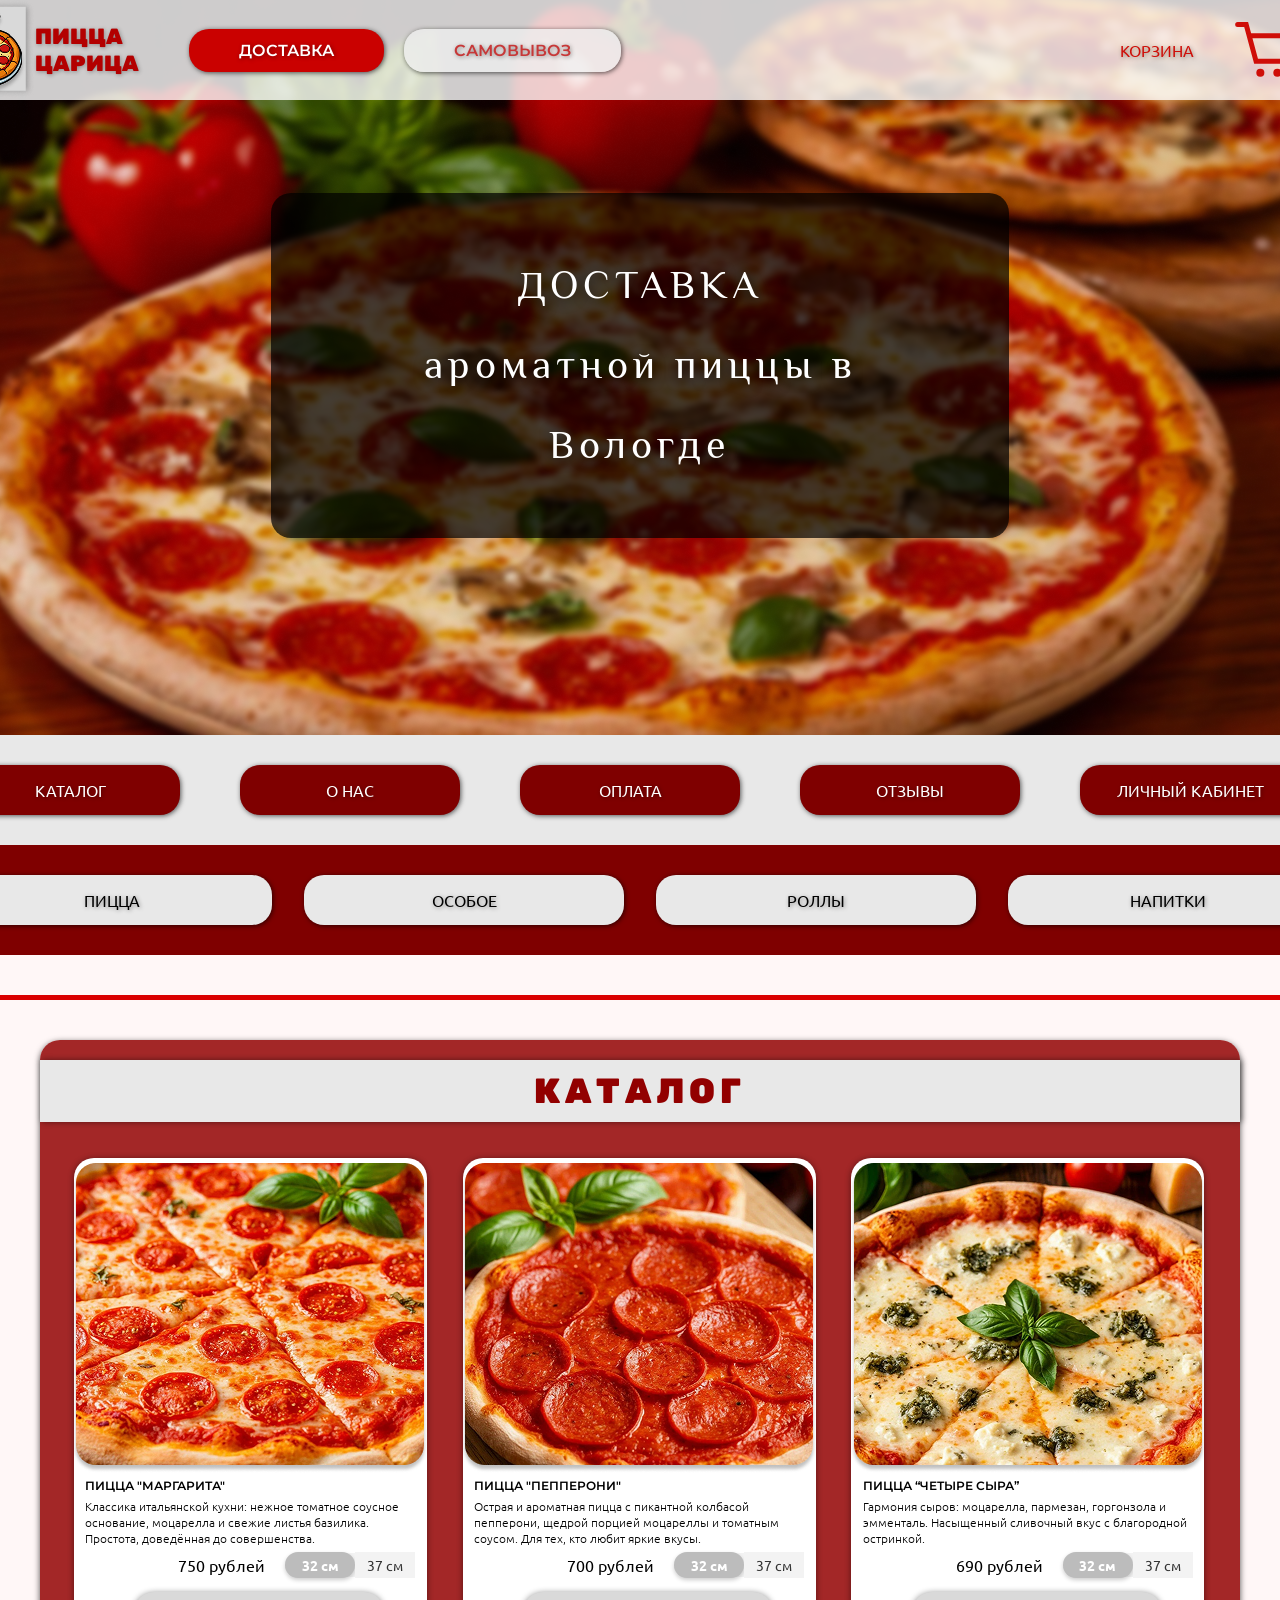
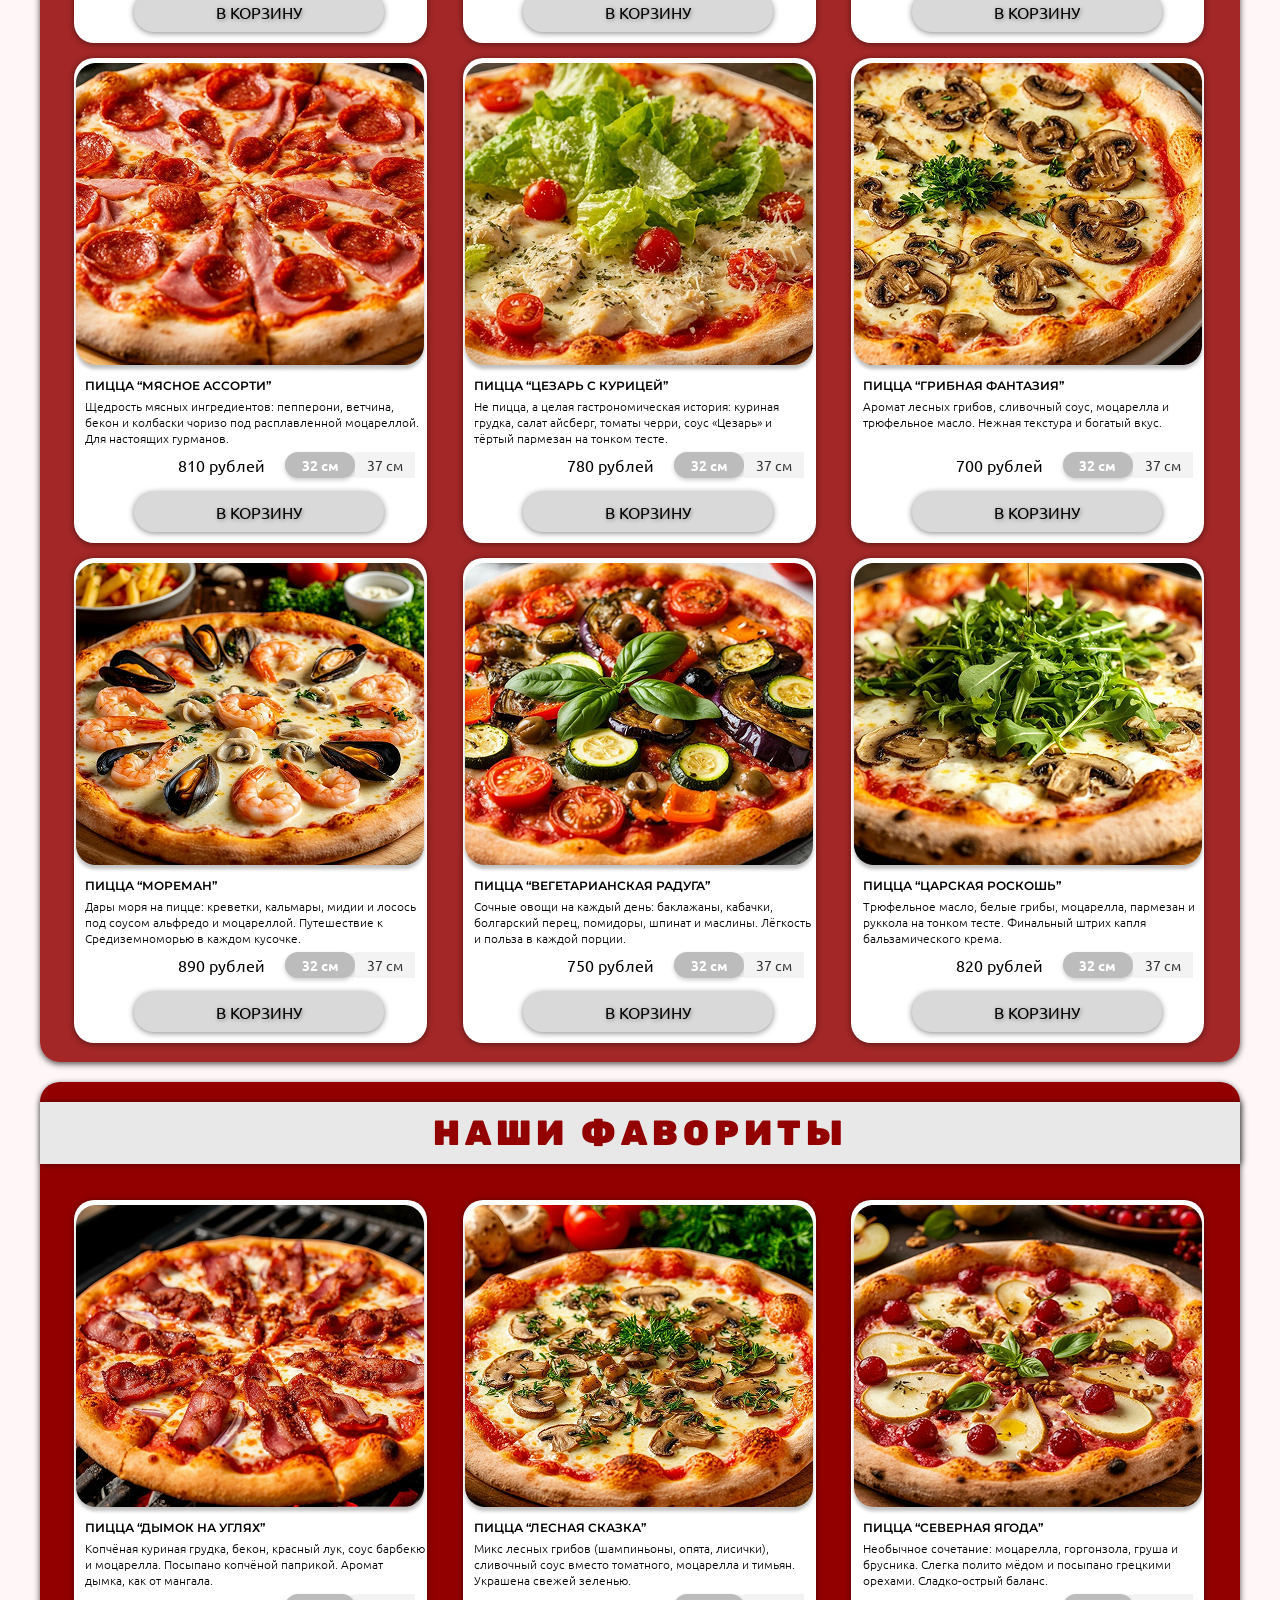
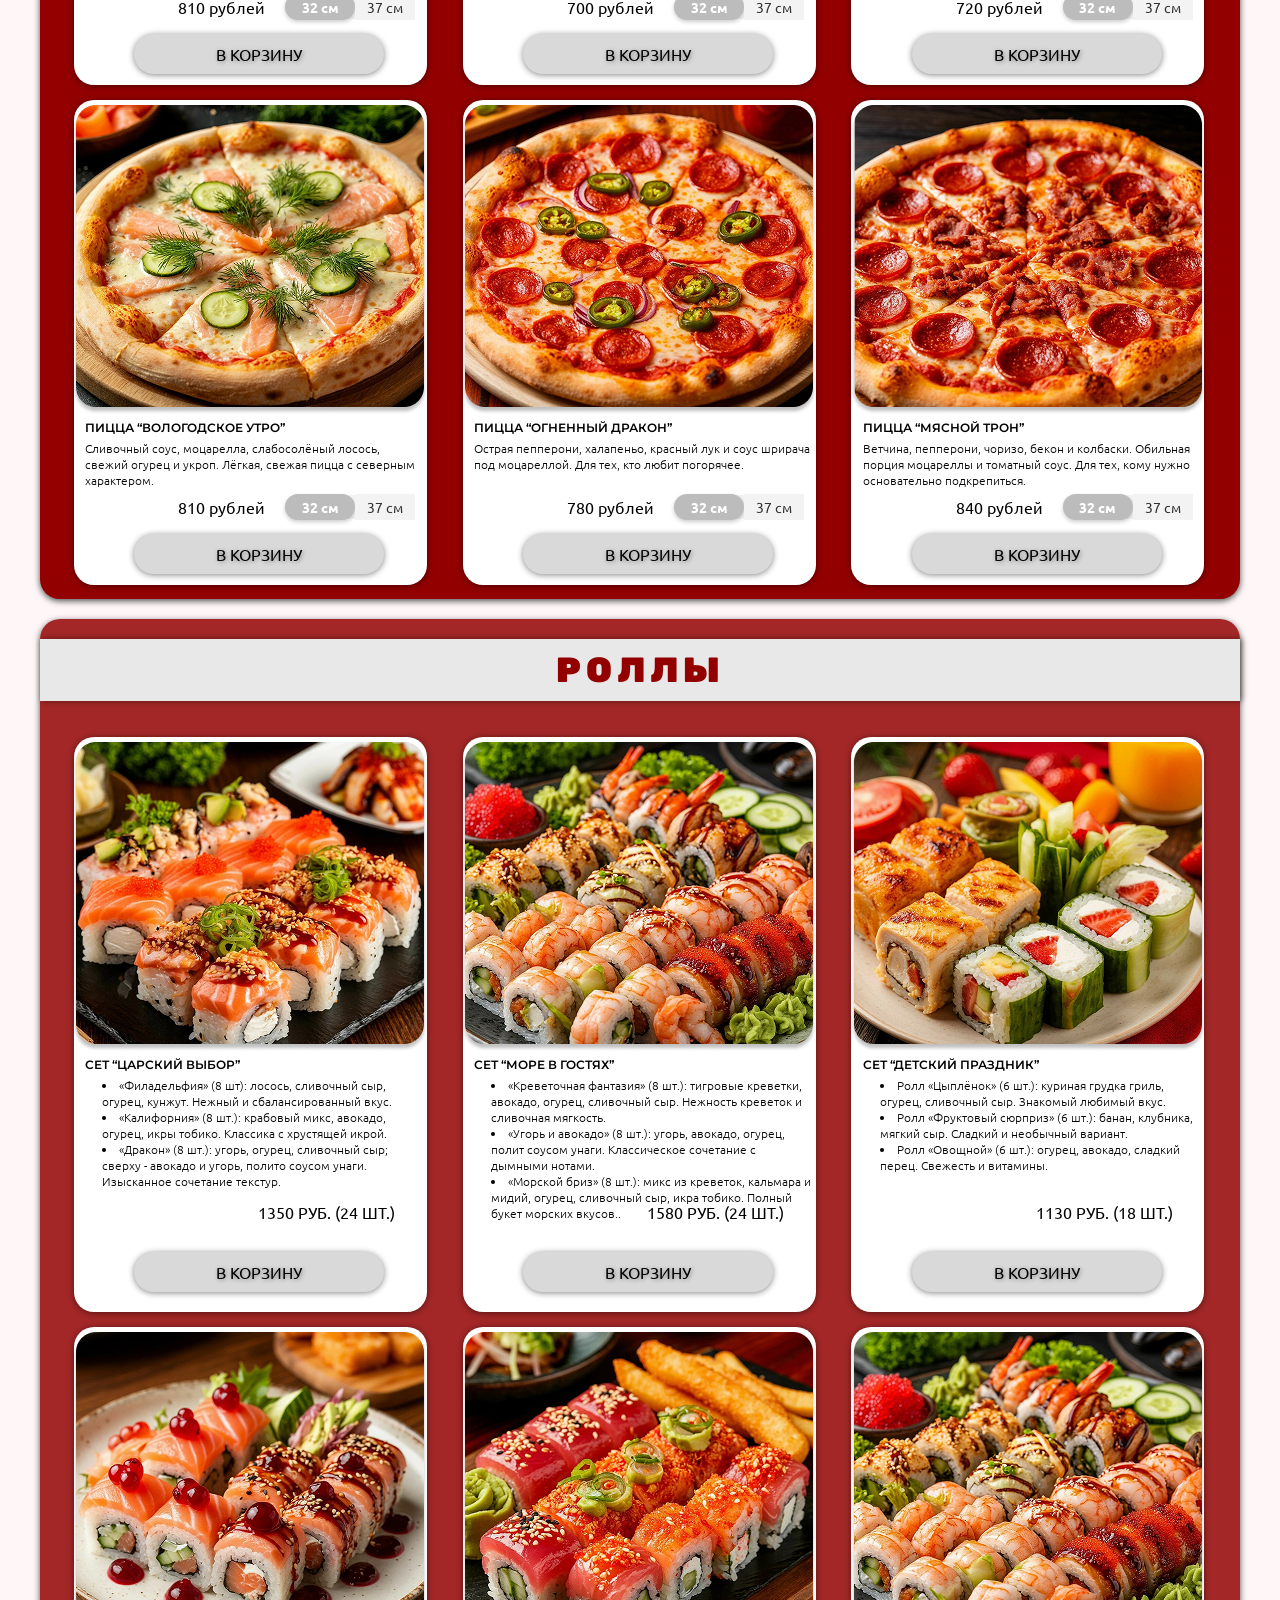
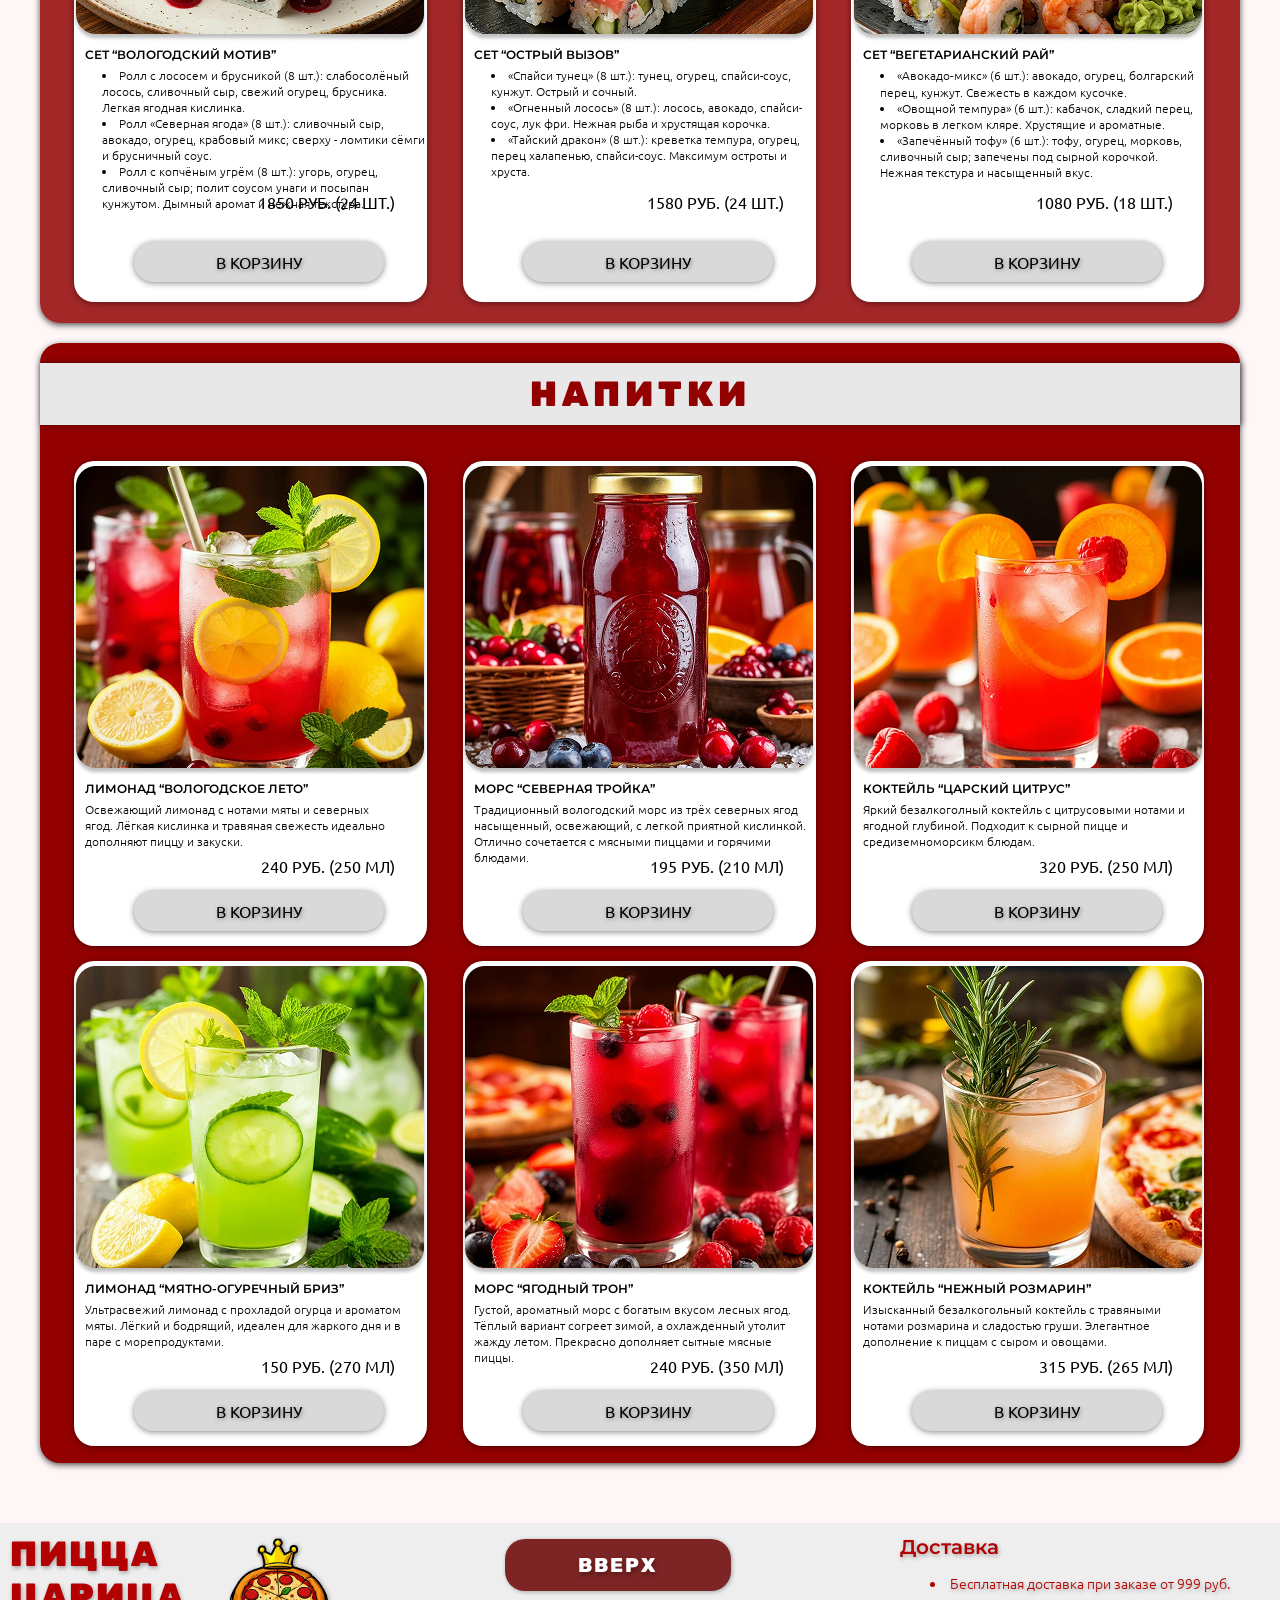
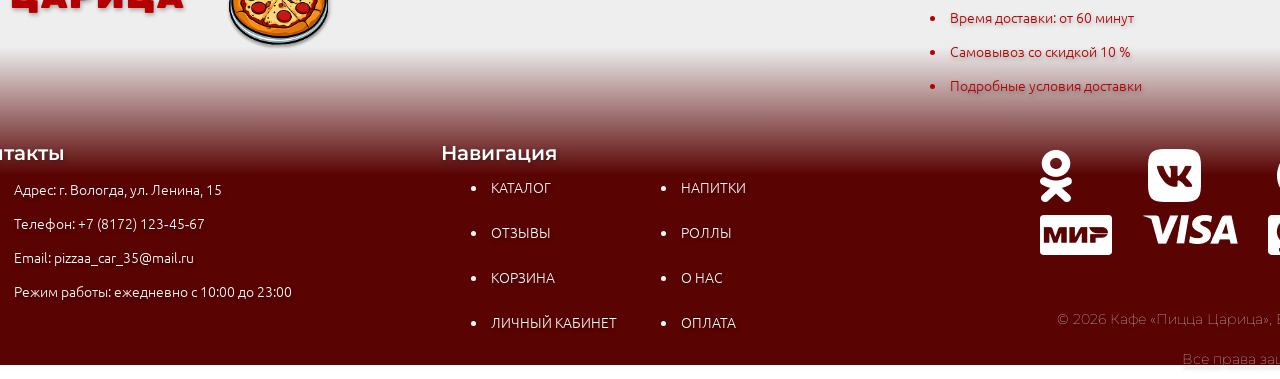
<file: index.html>
<!--Мухина Алина, исп-323-р-->
<!DOCTYPE html>
<html lang="ru">
<head>
    <meta charset="UTF-8">
    <meta name="viewport" content="width=device-width, initial-scale=1.0">
    <title>Пицца Царица</title>
    <link rel="stylesheet" href="./style.css">
    <link rel="icon" type="image/png" href="./images/logo.png">
</head>
<body>

    <button class="scroll-top-btn" id="scrollTopBtn" aria-label="Вверх">↑</button>

    <header>
        <div id="header_top">
            <div class="header_left">
                <a href="#" class="logo"><img src="./images/logo.png" alt="logo"></a>
                <div class="header_name">
                    <span>ПИЦЦА</span>
                    <span>ЦАРИЦА</span>
                </div>
                <div class="payment">
                        <a href="" class="payment_but" id="delivery">ДОСТАВКА</a>
                        <a href="" class="payment_but" id="self">САМОВЫВОЗ</a>
                </div>
            </div>
            <a href="" class="burger">
                <img src="./images/burg.png">
            </a>
            <a href="./third_page/basket.html" class="basket">
                    <span>КОРЗИНА</span>
                    <img src="images/basket_card.svg">
            </a>
        </div>
        <div class="header_down">
            <div class="text_block">
                <span>ДОСТАВКА</span>
                <span>ароматной пиццы в </span>
                <span>Вологде</span>    
            </div>
        </div>
    </header>
    
    <main>
        <div class="nav_header">
            <a href="#catalog_pizza" class="nav_but">КАТАЛОГ</a>
            <a href="./second_page/info.html#about" class="nav_but">О НАС</a>
            <a href="./second_page/info.html#pay" class="nav_but">ОПЛАТА</a>
            <a href="./second_page/info.html#comments" class="nav_but" id="swipe">ОТЗЫВЫ</a>
            <a href="./four_page/cabinet.html" class="nav_but" id="swipe">ЛИЧНЫЙ КАБИНЕТ</a>
        </div>
        <div class="nav_catalog">
            <a href="#catalog_pizza" class="nav_but">ПИЦЦА</a>
            <a href="#favorite_pizza" class="nav_but">ОСОБОЕ</a>
            <a href="#rolls" class="nav_but">РОЛЛЫ</a>
            <a href="#drinks" class="nav_but">НАПИТКИ</a>
        </div>

        <div class="stick"></div>

        <section>

            <div class="block" id="catalog_pizza">
                <div class="block_name">
                    КАТАЛОГ
                </div>
                <div class="cards">
                        <div class="item">
                            <img src="./images/first_block/margo.png" alt="margarita">
                            <div class="item_text">
                                <div class="item_name">ПИЦЦА "МАРГАРИТА"</div>
                                <div class="item_describtion">
                                    Классика итальянской кухни: нежное томатное соусное основание, моцарелла и свежие листья базилика. Простота, доведённая до совершенства.
                                </div>
                                <div class="item_price">
                                    <span class="price">750 рублей</span>
                                    <div class="size">
                                        <div class="size_item" id="size_32">32 см</div>
                                        <div class="size_item" id="size_37">37 см</div>
                                    </div>
                                </div>
                                <a href="" class="in_bask">
                                    В КОРЗИНУ
                                </a>
                            </div>
                        </div>

                        <div class="item">
                            <img src="./images/first_block/pepe.png" alt="peperony">
                            <div class="item_text">
                                <div class="item_name">ПИЦЦА "ПЕППЕРОНИ"</div>
                                <div class="item_describtion">
                                    Острая и ароматная пицца с пикантной колбасой пепперони, щедрой порцией моцареллы и томатным соусом. Для тех, кто любит яркие вкусы.    
                                </div>
                                <div class="item_price">
                                    <span class="price">700 рублей</span>
                                    <div class="size">
                                        <div class="size_item" id="size_32">32 см</div>
                                        <div class="size_item" id="size_37">37 см</div>
                                    </div>
                                </div>
                                <a href="" class="in_bask">
                                    В КОРЗИНУ
                                </a>
                            </div>
                        </div>

                        <div class="item">
                            <img src="./images/first_block/cheese.png" alt="four">
                            <div class="item_text">
                                <div class="item_name">ПИЦЦА  “ЧЕТЫРЕ СЫРА”</div>
                                <div class="item_describtion">
                                    Гармония сыров: моцарелла, пармезан, горгонзола и эмменталь. Насыщенный сливочный вкус с благородной остринкой.
                                </div>
                                <div class="item_price">
                                    <span class="price">690 рублей</span>
                                    <div class="size">
                                        <div class="size_item" id="size_32">32 см</div>
                                        <div class="size_item" id="size_37">37 см</div>
                                    </div>
                                </div>
                                <a href="" class="in_bask">
                                    В КОРЗИНУ
                                </a>
                            </div>
                        </div>


                        <div class="item">
                            <img src="./images/first_block/meat.png" alt="margarita">
                            <div class="item_text">
                                <div class="item_name">ПИЦЦА  “МЯСНОЕ АССОРТИ”</div>
                                <div class="item_describtion">
                                    Щедрость мясных ингредиентов: пепперони, ветчина, бекон и колбаски чоризо под расплавленной моцареллой. Для настоящих гурманов.    
                                </div>
                                <div class="item_price">
                                    <span class="price">810 рублей</span>
                                    <div class="size">
                                        <div class="size_item" id="size_32">32 см</div>
                                        <div class="size_item" id="size_37">37 см</div>
                                    </div>
                                </div>
                                <a href="" class="in_bask">
                                    В КОРЗИНУ
                                </a>
                            </div>
                        </div>

                        <div class="item">
                            <img src="./images/first_block/cesar.png" alt="peperony">
                            <div class="item_text">
                                <div class="item_name">ПИЦЦА  “ЦЕЗАРЬ С КУРИЦЕЙ”</div>
                                <div class="item_describtion">
                                    Не пицца, а целая гастрономическая история: куриная грудка, салат айсберг, томаты черри, соус «Цезарь» и тёртый пармезан на тонком тесте.    
                                </div>
                                <div class="item_price">
                                    <span class="price">780 рублей</span>
                                    <div class="size">
                                        <div class="size_item" id="size_32">32 см</div>
                                        <div class="size_item" id="size_37">37 см</div>
                                    </div>
                                </div>
                                <a href="" class="in_bask">
                                    В КОРЗИНУ
                                </a>
                            </div>
                        </div>

                        <div class="item">
                            <img src="./images/first_block/mushroom.png" alt="mushroom">
                            <div class="item_text">
                                <div class="item_name">ПИЦЦА  “ГРИБНАЯ ФАНТАЗИЯ”</div>
                                <div class="item_describtion">
                                    Аромат лесных грибов, сливочный соус, моцарелла и трюфельное масло. Нежная текстура и богатый вкус.    
                                </div>
                                <div class="item_price">
                                    <span class="price">700 рублей</span>
                                    <div class="size">
                                        <div class="size_item" id="size_32">32 см</div>
                                        <div class="size_item" id="size_37">37 см</div>
                                    </div>
                                </div>
                                <a href="" class="in_bask">
                                    В КОРЗИНУ
                                </a>
                            </div>
                        </div>

                        <div class="item">
                            <img src="./images/first_block/fish.png" alt="margarita">
                            <div class="item_text">
                                <div class="item_name">ПИЦЦА  “МОРЕМАН”</div>
                                <div class="item_describtion">
                                    Дары моря на пицце: креветки, кальмары, мидии и лосось под соусом альфредо и моцареллой. Путешествие к Средиземноморью в каждом кусочке.                                </div>
                                <div class="item_price">
                                    <span class="price">890 рублей</span>
                                    <div class="size">
                                        <div class="size_item" id="size_32">32 см</div>
                                        <div class="size_item" id="size_37">37 см</div>
                                    </div>
                                </div>
                                <a href="" class="in_bask">
                                    В КОРЗИНУ
                                </a>
                            </div>
                        </div>

                        <div class="item">
                            <img src="./images/first_block/vegan.png" alt="peperony">
                            <div class="item_text">
                                <div class="item_name">ПИЦЦА  “ВЕГЕТАРИАНСКАЯ РАДУГА”</div>
                                <div class="item_describtion">
                                    Сочные овощи на каждый день: баклажаны, кабачки, болгарский перец, помидоры, шпинат и маслины. Лёгкость и польза в каждой порции.    
                                </div>
                                <div class="item_price">
                                    <span class="price">750 рублей</span>
                                    <div class="size">
                                        <div class="size_item" id="size_32">32 см</div>
                                        <div class="size_item" id="size_37">37 см</div>
                                    </div>
                                </div>
                                <a href="" class="in_bask">
                                    В КОРЗИНУ
                                </a>
                            </div>
                        </div>

                        <div class="item">
                            <img src="./images/first_block/carr.png" alt="mushroom">
                            <div class="item_text">
                                <div class="item_name">ПИЦЦА  “ЦАРСКАЯ РОСКОШЬ”</div>
                                <div class="item_describtion">
                                    Трюфельное масло, белые грибы, моцарелла, пармезан и руккола на тонком тесте. Финальный штрих капля бальзамического крема. 
                                </div>
                                <div class="item_price">
                                    <span class="price">820 рублей</span>
                                    <div class="size">
                                        <div class="size_item" id="size_32">32 см</div>
                                        <div class="size_item" id="size_37">37 см</div>
                                    </div>
                                </div>
                                <a href="" class="in_bask">
                                    В КОРЗИНУ
                                </a>
                            </div>
                        </div>
                </div>
            </div>


            <div class="block" id="favorite_pizza">
                <div class="block_name">
                    НАШИ ФАВОРИТЫ
                </div>
                <div class="cards">
                        <div class="item">
                            <img src="./images/second_block/smoke.png">
                            <div class="item_text">
                                <div class="item_name">ПИЦЦА  “ДЫМОК НА УГЛЯХ”</div>
                                <div class="item_describtion">
                                    Копчёная куриная грудка, бекон, красный лук, соус барбекю и моцарелла. Посыпано копчёной паприкой. Аромат дымка, как от мангала.
                                </div>
                                <div class="item_price">
                                    <span class="price">810 рублей</span>
                                    <div class="size">
                                        <div class="size_item" id="size_32">32 см</div>
                                        <div class="size_item" id="size_37">37 см</div>
                                    </div>
                                </div>
                                <a href="" class="in_bask">
                                    В КОРЗИНУ
                                </a>
                            </div>
                        </div>

                        <div class="item">
                            <img src="./images/second_block/forest.png" alt="peperony">
                            <div class="item_text">
                                <div class="item_name">ПИЦЦА  “ЛЕСНАЯ СКАЗКА”</div>
                                <div class="item_describtion">
                                    Микс лесных грибов (шампиньоны, опята, лисички), сливочный соус вместо томатного, моцарелла и тимьян. Украшена свежей зеленью.
                                </div>
                                <div class="item_price">
                                    <span class="price">700 рублей</span>
                                    <div class="size">
                                        <div class="size_item" id="size_32">32 см</div>
                                        <div class="size_item" id="size_37">37 см</div>
                                    </div>
                                </div>
                                <a href="" class="in_bask">
                                    В КОРЗИНУ
                                </a>
                            </div>
                        </div>

                        <div class="item">
                            <img src="./images/second_block/berry.png" alt="four">
                            <div class="item_text">
                                <div class="item_name">ПИЦЦА  “СЕВЕРНАЯ ЯГОДА”</div>
                                <div class="item_describtion">
                                    Необычное сочетание: моцарелла, горгонзола, груша и брусника. Слегка полито мёдом и посыпано грецкими орехами. Сладко‑острый баланс.
                                </div>
                                <div class="item_price">
                                    <span class="price">720 рублей</span>
                                    <div class="size">
                                        <div class="size_item" id="size_32">32 см</div>
                                        <div class="size_item" id="size_37">37 см</div>
                                    </div>
                                </div>
                                <a href="" class="in_bask">
                                    В КОРЗИНУ
                                </a>
                            </div>
                        </div>


                        <div class="item">
                            <img src="./images/second_block/vologda.png" alt="margarita">
                            <div class="item_text">
                                <div class="item_name">ПИЦЦА  “ВОЛОГОДСКОЕ УТРО”</div>
                                <div class="item_describtion">
                                    Сливочный соус, моцарелла, слабосолёный лосось, свежий огурец и укроп. Лёгкая, свежая пицца с северным характером.
                                </div>
                                <div class="item_price">
                                    <span class="price">810 рублей</span>
                                    <div class="size">
                                        <div class="size_item" id="size_32">32 см</div>
                                        <div class="size_item" id="size_37">37 см</div>
                                    </div>
                                </div>
                                <a href="" class="in_bask">
                                    В КОРЗИНУ
                                </a>
                            </div>
                        </div>

                        <div class="item">
                            <img src="./images/second_block/dracon.png" alt="peperony">
                            <div class="item_text">
                                <div class="item_name">ПИЦЦА  “ОГНЕННЫЙ ДРАКОН”</div>
                                <div class="item_describtion">
                                    Острая пепперони, халапеньо, красный лук и соус шрирача под моцареллой. Для тех, кто любит погорячее.
                                </div>
                                <div class="item_price">
                                    <span class="price">780 рублей</span>
                                    <div class="size">
                                        <div class="size_item" id="size_32">32 см</div>
                                        <div class="size_item" id="size_37">37 см</div>
                                    </div>
                                </div>
                                <a href="" class="in_bask">
                                    В КОРЗИНУ
                                </a>
                            </div>
                        </div>

                        <div class="item">
                            <img src="./images/second_block/tron.png" alt="mushroom">
                            <div class="item_text">
                                <div class="item_name">ПИЦЦА  “МЯСНОЙ ТРОН”</div>
                                <div class="item_describtion">
                                    Ветчина, пепперони, чоризо, бекон и колбаски. Обильная порция моцареллы и томатный соус. Для тех, кому нужно основательно подкрепиться.
                                </div>
                                <div class="item_price">
                                    <span class="price">840 рублей</span>
                                    <div class="size">
                                        <div class="size_item" id="size_32">32 см</div>
                                        <div class="size_item" id="size_37">37 см</div>
                                    </div>
                                </div>
                                <a href="" class="in_bask">
                                    В КОРЗИНУ
                                </a>
                            </div>
                        </div>
                </div>
            </div>

            <div class="block" id="rolls">
                <div class="block_name">
                    РОЛЛЫ
                </div>
                <div class="cards">
                        <div class="item">
                            <img src="./images/thrid_block/queen.png">
                            <div class="item_text">
                                <div class="item_name">СЕТ “ЦАРСКИЙ ВЫБОР”</div>
                                <div class="item_describtion">
                                    <ul>
                                        <li>«Филадельфия» (8 шт): лосось, сливочный сыр, огурец, кунжут. Нежный и сбалансированный вкус.</li>
                                        <li>«Калифорния» (8 шт.): крабовый микс, авокадо, огурец, икры тобико. Классика с хрустящей икрой.</li>
                                        <li>«Дракон» (8 шт.): угорь, огурец, сливочный сыр; сверху - авокадо и угорь, полито соусом унаги. Изысканное сочетание текстур.</li>
                                    </ul>
                                </div>
                                <div class="item_price">
                                    <span class="price">1350 РУБ. (24 ШТ.)</span>
                                </div>
                                <a href="" class="in_bask">
                                    В КОРЗИНУ
                                </a>
                            </div>
                        </div>

                        <div class="item">
                            <img src="./images/thrid_block/sea_neigh.png" alt="peperony">
                            <div class="item_text">
                                <div class="item_name">СЕТ “МОРЕ В ГОСТЯХ”</div>
                                <div class="item_describtion">
                                    <ul>
                                        <li>«Креветочная фантазия» (8 шт.):  тигровые креветки, авокадо, огурец, сливочный сыр. Нежность креветок и сливочная мягкость.</li>
                                        <li>«Угорь и авокадо» (8 шт.): угорь, авокадо, огурец, полит соусом унаги. Классическое сочетание с дымными нотами.</li>
                                        <li>«Морской бриз» (8 шт.): микс из креветок, кальмара и мидий, огурец, сливочный сыр, икра тобико. Полный букет морских вкусов..</li>
                                    </ul>
                                </div>
                                <div class="item_price">
                                    <span class="price">1580 РУБ. (24 ШТ.)</span>
                                </div>
                                <a href="" class="in_bask">
                                    В КОРЗИНУ
                                </a>
                            </div>
                        </div>

                        <div class="item">
                            <img src="./images/thrid_block/child.png" alt="DETSKY PRAZDNIK">
                            <div class="item_text">
                                <div class="item_name">СЕТ “ДЕТСКИЙ ПРАЗДНИК”</div>
                                <div class="item_describtion">
                                    <ul>
                                        <li>Ролл «Цыплёнок» (6 шт.): куриная грудка гриль, огурец, сливочный сыр. Знакомый  любимый вкус.</li>
                                        <li>Ролл «Фруктовый сюрприз» (6 шт.): банан, клубника, мягкий сыр. Сладкий и необычный вариант.</li>
                                        <li>Ролл «Овощной» (6 шт.): огурец, авокадо, сладкий перец. Свежесть и витамины.</li>
                                    </ul>
                                </div>
                                <div class="item_price">
                                    <span class="price">1130 РУБ. (18 ШТ.)</span>
                                </div>
                                <a href="" class="in_bask">
                                    В КОРЗИНУ
                                </a>
                            </div>
                        </div>

                        <div class="item">
                            <img src="./images/thrid_block/vologda_roll.png" alt="peperony">
                            <div class="item_text">
                                <div class="item_name">СЕТ “ВОЛОГОДСКИЙ МОТИВ”</div>
                                <div class="item_describtion">
                                    <ul>
                                        <li>Ролл с лососем и брусникой (8 шт.): слабосолёный лосось, сливочный сыр, свежий огурец, брусника. Легкая ягодная кислинка.</li>
                                        <li>Ролл «Северная ягода» (8 шт.): сливочный сыр, авокадо, огурец, крабовый микс; сверху - ломтики сёмги и брусничный соус.</li>
                                        <li>Ролл с копчёным угрём (8 шт.): угорь, огурец, сливочный сыр; полит соусом унаги и посыпан кунжутом. Дымный аромат и нежная текстура.</li>
                                    </ul>
                                </div>
                                <div class="item_price">
                                    <span class="price">1850 РУБ. (24 ШТ.)</span>
                                </div>
                                <a href="" class="in_bask">
                                    В КОРЗИНУ
                                </a>
                            </div>
                        </div>

                        <div class="item">
                            <img src="./images/thrid_block/hit.png" alt="hit">
                            <div class="item_text">
                                <div class="item_name">СЕТ “ОСТРЫЙ ВЫЗОВ”</div>
                                <div class="item_describtion">
                                    <ul>
                                        <li>«Спайси тунец» (8 шт.): тунец, огурец, спайси-соус, кунжут. Острый и сочный.</li>
                                        <li>«Огненный лосось» (8 шт.): лосось, авокадо, спайси-соус, лук фри. Нежная рыба и хрустящая корочка.</li>
                                        <li>«Тайский дракон» (8 шт.): креветка темпура, огурец, перец халапенью, спайси-соус. Максимум остроты и хруста.</li>
                                    </ul>
                                </div>
                                <div class="item_price">
                                    <span class="price">1580 РУБ. (24 ШТ.)</span>
                                </div>
                                <a href="" class="in_bask">
                                    В КОРЗИНУ
                                </a>
                            </div>
                        </div>

                        <div class="item">
                            <img src="./images/thrid_block/sea_neigh.png" alt="peperony">
                            <div class="item_text">
                                <div class="item_name">СЕТ “ВЕГЕТАРИАНСКИЙ РАЙ”</div>
                                <div class="item_describtion">
                                    <ul>
                                        <li>«Авокадо‑микс» (6 шт.): авокадо, огурец, болгарский перец, кунжут. Свежесть в каждом кусочке.</li>
                                        <li>«Овощной темпура» (6 шт.): кабачок, сладкий перец, морковь в легком кляре. Хрустящие и ароматные.</li>
                                        <li>«Запечённый тофу» (6 шт.): тофу, огурец, морковь, сливочный сыр; запечены под сырной корочкой. Нежная текстура и насыщенный вкус.</li>
                                    </ul>
                                </div>
                                <div class="item_price">
                                    <span class="price">1080 РУБ. (18 ШТ.)</span>
                                </div>
                                <a href="" class="in_bask">
                                    В КОРЗИНУ
                                </a>
                            </div>
                        </div>
                </div>
            </div>

            <div class="block" id="drinks">
                <div class="block_name">
                   НАПИТКИ
                </div>
                <div class="cards">
                        <div class="item">
                            <img src="./images/fourth_block/summer.png">
                            <div class="item_text">
                                <div class="item_name">ЛИМОНАД “ВОЛОГОДСКОЕ ЛЕТО”</div>
                                <div class="item_describtion">
                                    Освежающий лимонад с нотами мяты и северных ягод. Лёгкая кислинка и травяная свежесть идеально дополняют пиццу и закуски.
                                </div>
                                <div class="item_price">
                                    <span class="price">240 РУБ. (250 МЛ)</span>
                                </div>
                                <a href="" class="in_bask">
                                    В КОРЗИНУ
                                </a>
                            </div>
                        </div>

                        <div class="item">
                            <img src="./images/fourth_block/north.png" alt="peperony">
                            <div class="item_text">
                                <div class="item_name">МОРС “СЕВЕРНАЯ ТРОЙКА”</div>
                                <div class="item_describtion">
                                    Традиционный вологодский морс из трёх северных ягод насыщенный, освежающий, с легкой приятной кислинкой. Отлично сочетается с мясными пиццами и горячими блюдами.
                                </div>
                                <div class="item_price">
                                    <span class="price">195 РУБ. (210 МЛ)</span>
                                </div>
                                <a href="" class="in_bask">
                                    В КОРЗИНУ
                                </a>
                            </div>
                        </div>

                        <div class="item">
                            <img src="./images/fourth_block/citrus.png" alt="DETSKY PRAZDNIK">
                            <div class="item_text">
                                <div class="item_name">КОКТЕЙЛЬ “ЦАРСКИЙ ЦИТРУС”</div>
                                <div class="item_describtion">
                                    Яркий безалкоголный коктейль с цитрусовыми нотами и ягодной глубиной. Подходит к сырной пицце и средиземноморсикм блюдам.
                                </div>
                                <div class="item_price">
                                    <span class="price">320 РУБ. (250 МЛ)</span>
                                </div>
                                <a href="" class="in_bask">
                                    В КОРЗИНУ
                                </a>
                            </div>
                        </div>

                        <div class="item">
                            <img src="./images/fourth_block/cucumber.png" alt="peperony">
                            <div class="item_text">
                                <div class="item_name">ЛИМОНАД “МЯТНО-ОГУРЕЧНЫЙ БРИЗ”</div>
                                <div class="item_describtion">
                                    Ультрасвежий лимонад с прохладой огурца и ароматом мяты. Лёгкий и бодрящий, идеален для жаркого дня и в паре с морепродуктами.
                                </div>
                                <div class="item_price">
                                    <span class="price">150 РУБ. (270 МЛ)</span>
                                </div>
                                <a href="" class="in_bask">
                                    В КОРЗИНУ
                                </a>
                            </div>
                        </div>

                        <div class="item">
                            <img src="./images/fourth_block/tron_ber.png" alt="hit">
                            <div class="item_text">
                                <div class="item_name">МОРС “ЯГОДНЫЙ ТРОН”</div>
                                <div class="item_describtion">
                                    Густой, ароматный морс с богатым вкусом лесных ягод. Тёплый вариант согреет зимой, а охлажденный утолит жажду летом. Прекрасно дополняет сытные мясные пиццы.
                                </div>
                                <div class="item_price">
                                    <span class="price">240 РУБ. (350 МЛ)</span>
                                </div>
                                <a href="" class="in_bask">
                                    В КОРЗИНУ
                                </a>
                            </div>
                        </div>

                        <div class="item">
                            <img src="./images/fourth_block/rozmar.png" alt="peperony">
                            <div class="item_text">
                                <div class="item_name">КОКТЕЙЛЬ “НЕЖНЫЙ РОЗМАРИН”</div>
                                <div class="item_describtion">
                                    Изысканный безалкогольный коктейль с травяными нотами розмарина и сладостью груши. Элегантное дополнение к пиццам с сыром и овощами.
                                </div>
                                <div class="item_price">
                                    <span class="price">315 РУБ. (265 МЛ)</span>
                                </div>
                                <a href="" class="in_bask">
                                    В КОРЗИНУ
                                </a>
                            </div>
                        </div>
                </div>
            </div>
        </section>
    </main>
    <footer>
        <div class="footer_top">
            <div class="footer_logo">
                <div class="footer_name">
                    <span>ПИЦЦА</span> 
                    <span>ЦАРИЦА</span>
                </div>
                <a href="#">
                    <img src="./images/logo_foot.png" alt="glavnaya" class="main_page">
                </a>
            </div>

            <a href="" class="top">
                ВВЕРХ
            </a>

            <div class="list"  id="delivery_list">
                <span class="name_list">Доставка</span>
                <ul>
                    <li>Бесплатная доставка при заказе от 999 руб.</li>
                    <li>Время доставки: от 60 минут</li>
                    <li>Самовывоз со скидкой 10 %</li>
                    <li>Подробные условия доставки</li>
                </ul>
            </div>
        </div>
        <div class="stick"></div>
        <div class="footer_down">
            <div class="list"  id="contacts_list">
                <span class="name_list">Контакты</span>
                <ul>
                    <li>Адрес: г. Вологда, ул. Ленина, 15</li>
                    <li>Телефон: +7 (8172) 123‑45‑67</li>
                    <li>Email: pizzaa_car_35@mail.ru </li>
                    <li>Режим работы: ежедневно с 10:00 до 23:00</li>
                </ul>
            </div>
            <div class="list" id="nav_list">
                <span class="name_list">Навигация</span>
                <ul>
                    <div class="left_list">
                        <li><a href="#catalog_pizza">КАТАЛОГ</a></li>
                        <li><a href="./second_page/info.html#comments">ОТЗЫВЫ</a></li>
                        <li><a href="./third_page/basket.html">КОРЗИНА</a></li>
                        <li><a href="./four_page/cabinet.html">ЛИЧНЫЙ КАБИНЕТ</a></li>
                    </div>
                    <div class="right_list">
                        <li><a href="#drinks">НАПИТКИ</a></li>
                        <li><a href="#rolls">РОЛЛЫ</a></li>
                        <li><a href="./second_page/info.html#about">О НАС</a></li>
                        <li><a href="./second_page/info.html#pay">ОПЛАТА</a></li>
                    </div>
                </ul>
            </div>
        
            <div class="links">
                <div id="links_vk">
                    <div class="images_string" >
                        <a href=""><img src="./images/links/odno.png" alt="" id="squire"></a>
                        <a href=""><img src="./images/links/vk.png" alt="" id="squire"></a>
                        <a href=""><img src="./images/links/tg.png" alt="" id="squire"></a>
                    </div>
                    <div class="images_string" >
                        <a href=""><img src="./images/links/world.png" alt=""></a>
                        <a href=""><img src="./images/links/visa.png" alt=""></a>
                        <a href=""><img src="./images/links/mastercard.png" alt=""></a>
                    </div>
                </div>
                <div class="copy">
                    © 2026 Кафе «Пицца Царица», Вологда. <a href="">Все права защищены.</a>
                </div>
            </div>
        </div>
    </footer>
   <script src="script.js" defer></script>
</body>
</html>
</file>
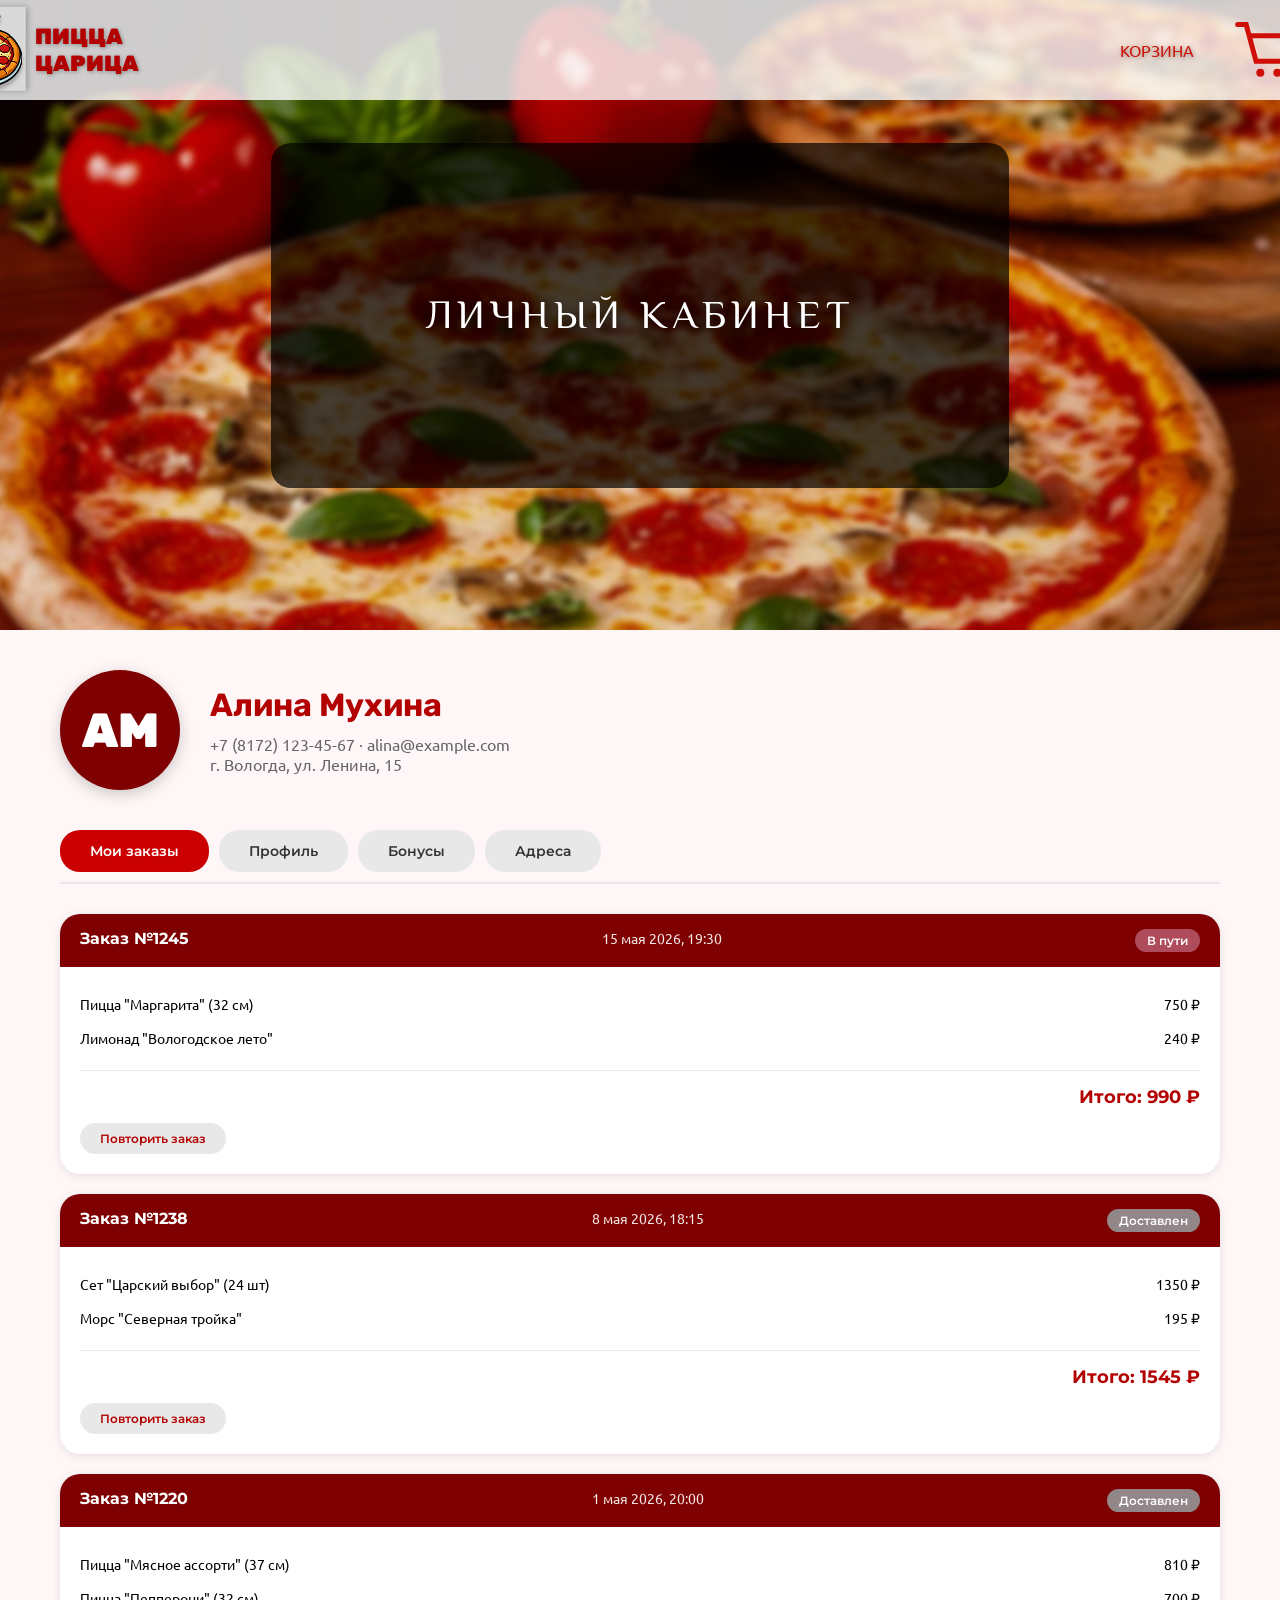
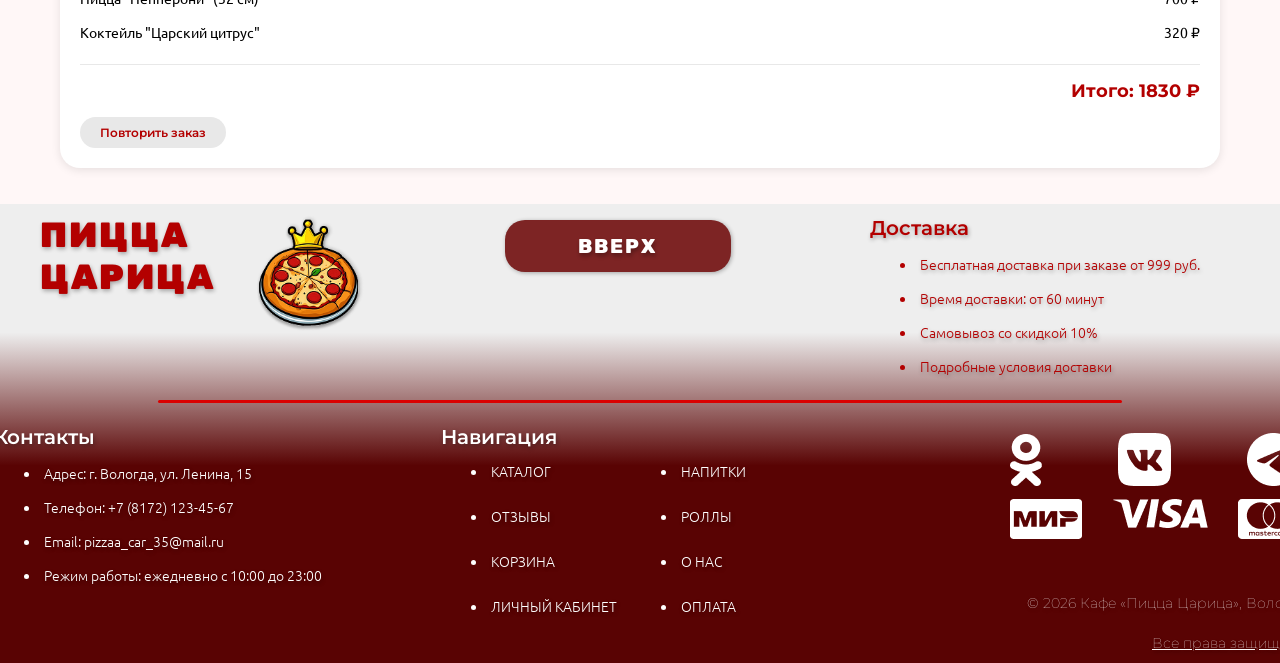
<file: four_page/cabinet.html>
<!--Мухина Алина, исп-323-р-->
<!DOCTYPE html>
<html lang="ru">
<head>
    <meta charset="UTF-8">
    <meta name="viewport" content="width=device-width, initial-scale=1.0">
    <title>Личный кабинет - Пицца Царица</title>
    <link rel="stylesheet" href="./style.css">
    <link rel="icon" type="image/png" href="./images/logo.png">
</head>
<body>

    <button class="scroll-top-btn" id="scrollTopBtn" aria-label="Вверх">↑</button>

    <header>
        <div id="header_top">
            <div class="header_left">
                <a href="../index.html" class="logo"><img src="./images/logo.png" alt="logo"></a>
                <div class="header_name">
                    <span>ПИЦЦА</span>
                    <span>ЦАРИЦА</span>
                </div>
            </div>
            <a href="../third_page/basket.html" class="basket">
                <span>КОРЗИНА</span>
                <img src="images/basket_card.svg" alt="basket">
            </a>
        </div>
        <div class="header_down">
            <div class="text_block">
                <span>ЛИЧНЫЙ КАБИНЕТ</span>   
            </div>
        </div>
    </header>

    <main>
        <div class="cabinet-container">
            <div class="cabinet-header">
                <div class="cabinet-avatar">
                    <span>АМ</span>
                </div>
                <div class="cabinet-title">
                    <h1>Алина Мухина</h1>
                    <p>+7 (8172) 123-45-67 · alina@example.com</p>
                    <p>г. Вологда, ул. Ленина, 15</p>
                </div>
            </div>

            <div class="cabinet-tabs">
                <button class="tab-btn active" data-tab="orders">Мои заказы</button>
                <button class="tab-btn" data-tab="profile">Профиль</button>
                <button class="tab-btn" data-tab="bonus">Бонусы</button>
                <button class="tab-btn" data-tab="addresses">Адреса</button>
            </div>

            <div id="orders" class="tab-content active">
                <div class="orders-list">
                    <div class="order-card">
                        <div class="order-header">
                            <span class="order-number">Заказ №1245</span>
                            <span class="order-date">15 мая 2026, 19:30</span>
                            <span class="order-status delivering">В пути</span>
                        </div>
                        <div class="order-body">
                            <div class="order-items">
                                <div class="order-item">
                                    <span>Пицца "Маргарита" (32 см)</span>
                                    <span>750 ₽</span>
                                </div>
                                <div class="order-item">
                                    <span>Лимонад "Вологодское лето"</span>
                                    <span>240 ₽</span>
                                </div>
                            </div>
                            <div class="order-total">Итого: 990 ₽</div>
                            <a href="#" class="repeat-order">Повторить заказ</a>
                        </div>
                    </div>

                    <div class="order-card">
                        <div class="order-header">
                            <span class="order-number">Заказ №1238</span>
                            <span class="order-date">8 мая 2026, 18:15</span>
                            <span class="order-status delivered">Доставлен</span>
                        </div>
                        <div class="order-body">
                            <div class="order-items">
                                <div class="order-item">
                                    <span>Сет "Царский выбор" (24 шт)</span>
                                    <span>1350 ₽</span>
                                </div>
                                <div class="order-item">
                                    <span>Морс "Северная тройка"</span>
                                    <span>195 ₽</span>
                                </div>
                            </div>
                            <div class="order-total">Итого: 1545 ₽</div>
                            <a href="#" class="repeat-order">Повторить заказ</a>
                        </div>
                    </div>

                    <div class="order-card">
                        <div class="order-header">
                            <span class="order-number">Заказ №1220</span>
                            <span class="order-date">1 мая 2026, 20:00</span>
                            <span class="order-status delivered">Доставлен</span>
                        </div>
                        <div class="order-body">
                            <div class="order-items">
                                <div class="order-item">
                                    <span>Пицца "Мясное ассорти" (37 см)</span>
                                    <span>810 ₽</span>
                                </div>
                                <div class="order-item">
                                    <span>Пицца "Пепперони" (32 см)</span>
                                    <span>700 ₽</span>
                                </div>
                                <div class="order-item">
                                    <span>Коктейль "Царский цитрус"</span>
                                    <span>320 ₽</span>
                                </div>
                            </div>
                            <div class="order-total">Итого: 1830 ₽</div>
                            <a href="#" class="repeat-order">Повторить заказ</a>
                        </div>
                    </div>
                </div>
            </div>

            <div id="profile" class="tab-content">
                <form class="profile-form">
                    <div class="form-row">
                        <div class="form-group">
                            <label>Имя</label>
                            <input type="text" value="Алина" placeholder="Ваше имя">
                        </div>
                        <div class="form-group">
                            <label>Фамилия</label>
                            <input type="text" value="Мухина" placeholder="Ваша фамилия">
                        </div>
                    </div>
                    <div class="form-row">
                        <div class="form-group">
                            <label>Телефон</label>
                            <input type="tel" value="+7 (8172) 123-45-67" placeholder="+7 (___) ___-__-__">
                        </div>
                        <div class="form-group">
                            <label>Email</label>
                            <input type="email" value="alina@example.com" placeholder="example@mail.ru">
                        </div>
                    </div>
                    <div class="form-row">
                        <div class="form-group">
                            <label>Дата рождения</label>
                            <input type="date" value="2000-01-01">
                        </div>
                    </div>
                    <div class="form-row">
                        <div class="form-group">
                            <label>Комментарий к заказу (по умолчанию)</label>
                            <textarea placeholder="Например: домофон 123, этаж 5"></textarea>
                        </div>
                    </div>
                    <button type="submit" class="save-btn">Сохранить изменения</button>
                </form>
            </div>

            <div id="bonus" class="tab-content">
                <div class="bonus-card">
                    <div class="bonus-title">Бонусная карта</div>
                    <div class="bonus-points">1 250 баллов</div>
                    <div class="bonus-text">1 балл = 1 рубль скидки</div>
                    <div class="bonus-text">Накопите 2 000 баллов — получите пиццу в подарок!</div>
                </div>
                <div class="bonus-history">
                    <h3>История начислений</h3>
                    <div class="history-item">
                        <span>Заказ №1245 от 15.05.2026</span>
                        <span class="history-points plus">+99 баллов</span>
                    </div>
                    <div class="history-item">
                        <span>Заказ №1238 от 08.05.2026</span>
                        <span class="history-points plus">+154 балла</span>
                    </div>
                    <div class="history-item">
                        <span>Заказ №1220 от 01.05.2026</span>
                        <span class="history-points plus">+183 балла</span>
                    </div>
                    <div class="history-item">
                        <span>Списание по заказу №1210</span>
                        <span class="history-points minus">-300 баллов</span>
                    </div>
                    <div class="history-item">
                        <span>Регистрация в программе лояльности</span>
                        <span class="history-points plus">+100 баллов</span>
                    </div>
                </div>
            </div>

            <div id="addresses" class="tab-content">
                <div class="addresses-list">
                    <div class="address-card">
                        <div class="address-info">
                            <div class="address-street">г. Вологда, ул. Ленина, 15</div>
                            <div class="address-details">кв. 42, домофон 42, этаж 5</div>
                        </div>
                        <div class="address-actions">
                            <span class="address-default">Основной</span>
                            <a href="#">Редактировать</a>
                            <a href="#">Удалить</a>
                        </div>
                    </div>
                    <div class="address-card">
                        <div class="address-info">
                            <div class="address-street">г. Вологда, ул. Пушкинская, 8</div>
                            <div class="address-details">офис 15, код домофона 123</div>
                        </div>
                        <div class="address-actions">
                            <a href="#">Сделать основным</a>
                            <a href="#">Редактировать</a>
                            <a href="#">Удалить</a>
                        </div>
                    </div>
                </div>
                <div class="add-address">
                    <a href="#" class="add-address-btn">+ Добавить новый адрес</a>
                </div>
            </div>
        </div>
    </main>

    <footer>
        <div class="footer_top">
            <div class="footer_logo">
                <div class="footer_name">
                    <span>ПИЦЦА</span> 
                    <span>ЦАРИЦА</span>
                </div>
                <a href="../index.html">
                    <img src="./images/logo_foot.png" alt="glavnaya" class="main_page">
                </a>
            </div>

            <a href="#" class="top">
                ВВЕРХ
            </a>

            <div class="list" id="delivery_list">
                <span class="name_list">Доставка</span>
                <ul>
                    <li>Бесплатная доставка при заказе от 999 руб.</li>
                    <li>Время доставки: от 60 минут</li>
                    <li>Самовывоз со скидкой 10%</li>
                    <li>Подробные условия доставки</li>
                </ul>
            </div>
        </div>
        <div class="stick"></div>
        <div class="footer_down">
            <div class="list" id="contacts_list">
                <span class="name_list">Контакты</span>
                <ul>
                    <li>Адрес: г. Вологда, ул. Ленина, 15</li>
                    <li>Телефон: +7 (8172) 123-45-67</li>
                    <li>Email: pizzaa_car_35@mail.ru</li>
                    <li>Режим работы: ежедневно с 10:00 до 23:00</li>
                </ul>
            </div>
            <div class="list" id="nav_list">
                <span class="name_list">Навигация</span>
                <ul>
                    <div class="left_list">
                        <li><a href="../index.html#catalog_pizza">КАТАЛОГ</a></li>
                        <li><a href="../second_page/info.html#comments">ОТЗЫВЫ</a></li>
                        <li><a href="../third_page/basket.html">КОРЗИНА</a></li>
                        <li><a href="../four_page/cabinet.html">ЛИЧНЫЙ КАБИНЕТ</a></li>
                    </div>
                    <div class="right_list">
                        <li><a href="../index.html#drinks">НАПИТКИ</a></li>
                        <li><a href="../index.html#rolls">РОЛЛЫ</a></li>
                        <li><a href="../second_page/info.html#about">О НАС</a></li>
                        <li><a href="../second_page/info.html#pay">ОПЛАТА</a></li>
                    </div>
                </ul>
            </div>
        
            <div class="links">
                <div id="links_vk">
                    <div class="images_string" >
                        <a href=""><img src="./images/links/odno.png" alt="" id="squire"></a>
                        <a href=""><img src="./images/links/vk.png" alt="" id="squire"></a>
                        <a href=""><img src="./images/links/tg.png" alt="" id="squire"></a>
                    </div>
                    <div class="images_string" >
                        <a href=""><img src="./images/links/world.png" alt=""></a>
                        <a href=""><img src="./images/links/visa.png" alt=""></a>
                        <a href=""><img src="./images/links/mastercard.png" alt=""></a>
                    </div>
                </div>
                <div class="copy">
                    © 2026 Кафе «Пицца Царица», Вологда. <a href="">Все права защищены.</a>
                </div>
            </div>
        </div>
    </footer>

    <script src="script.js"></script>
</body>
</html>
</file>
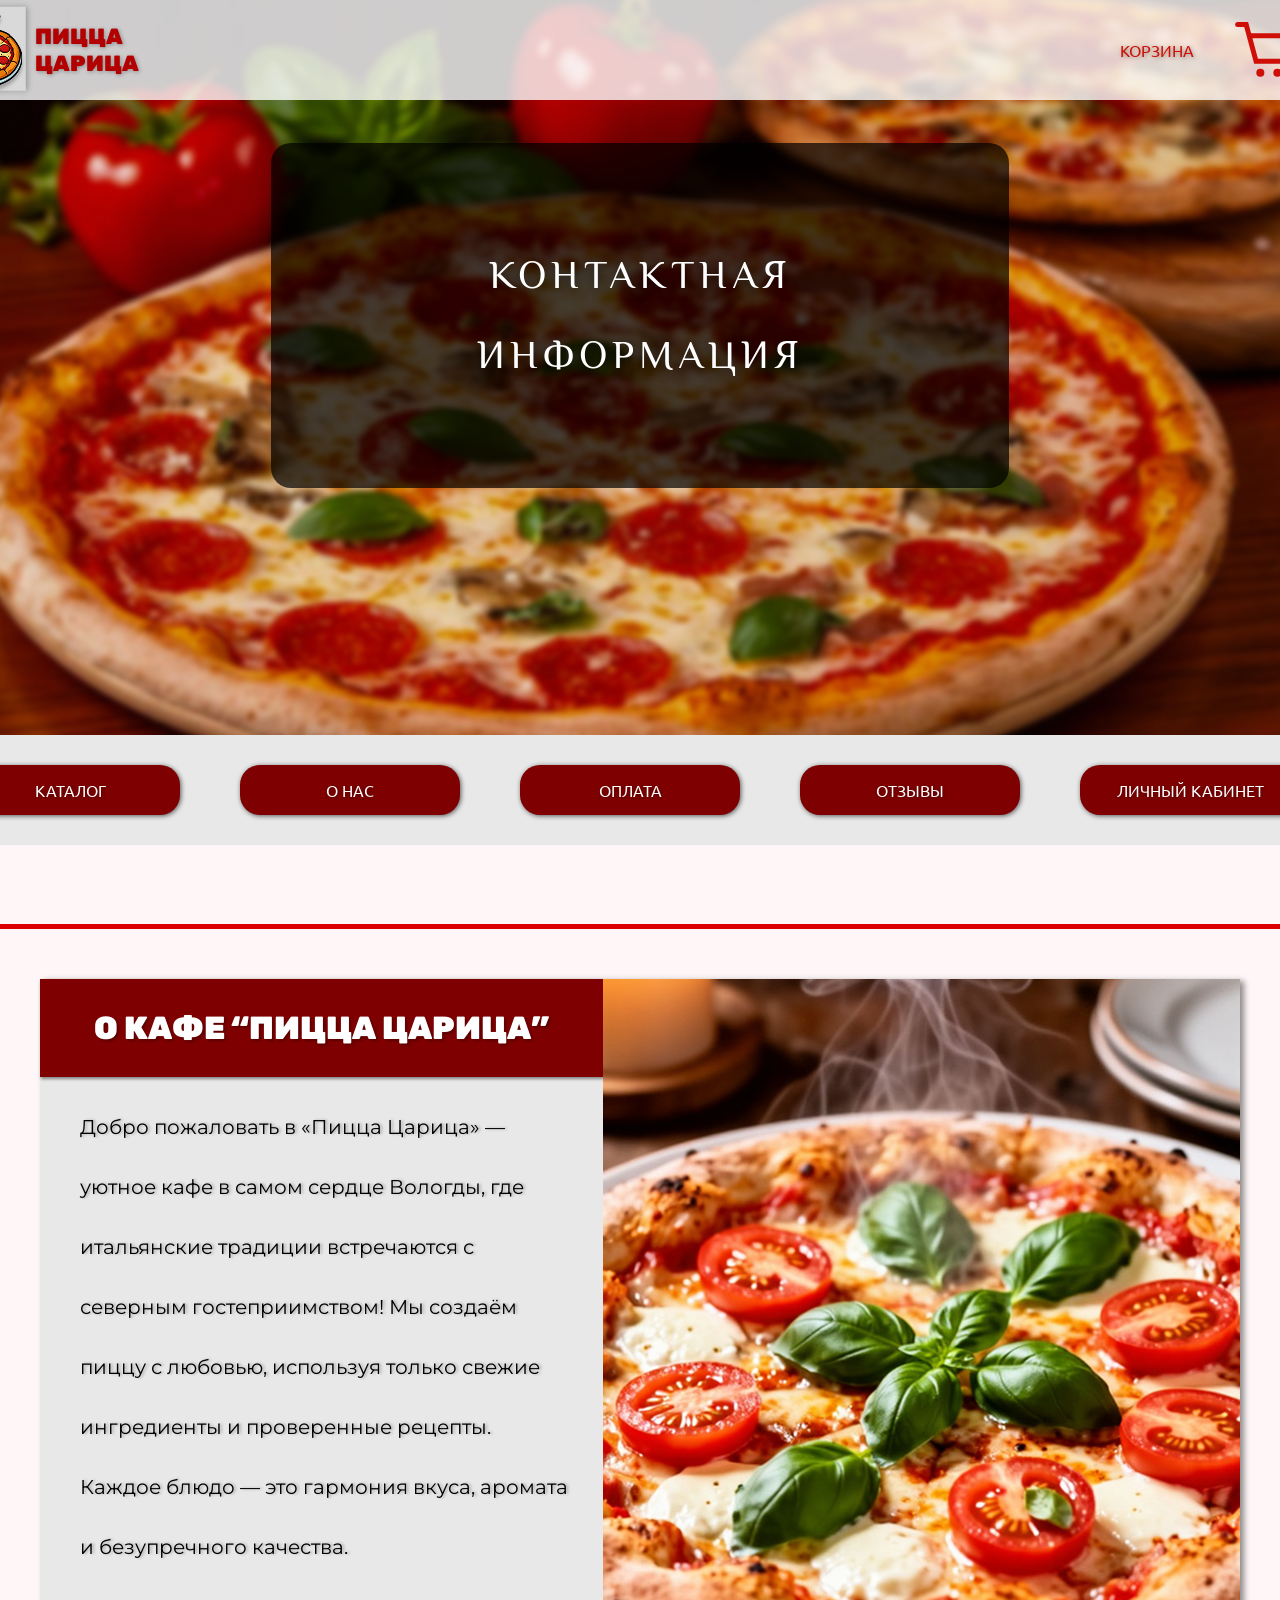
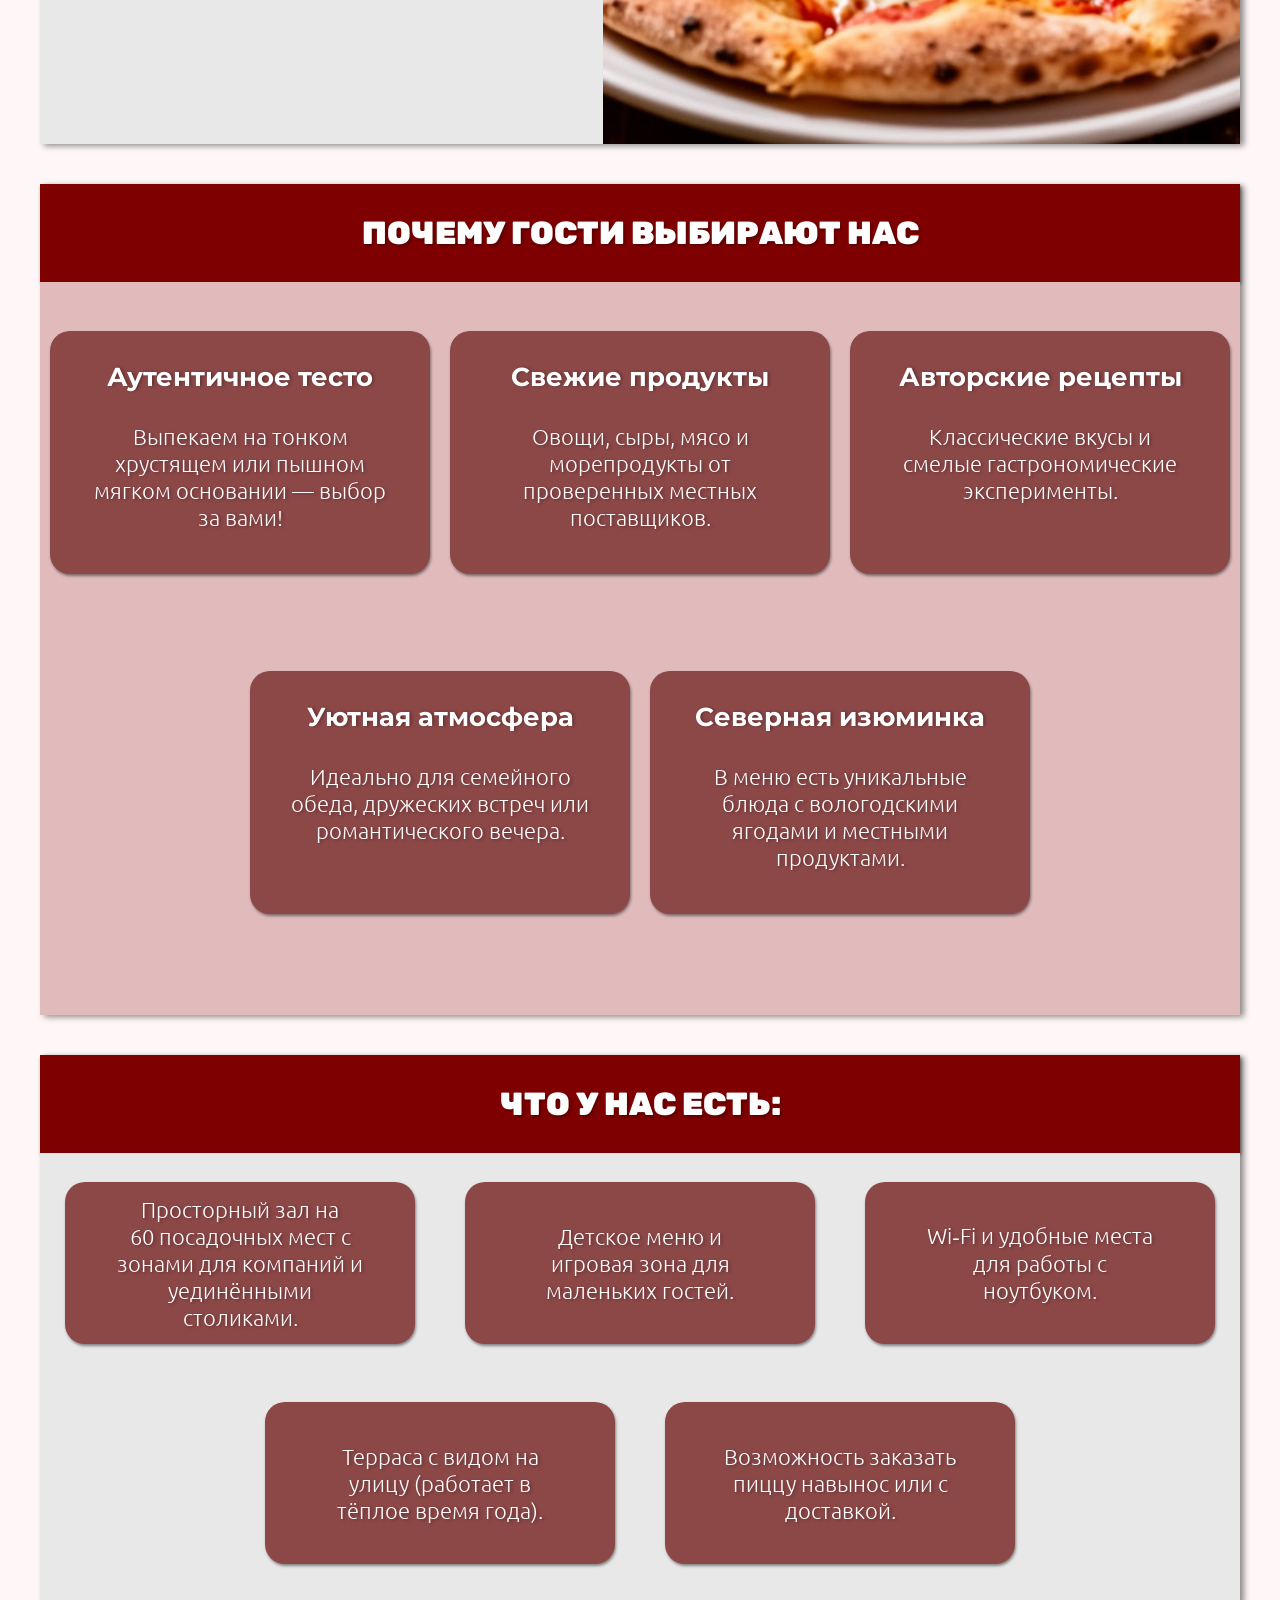
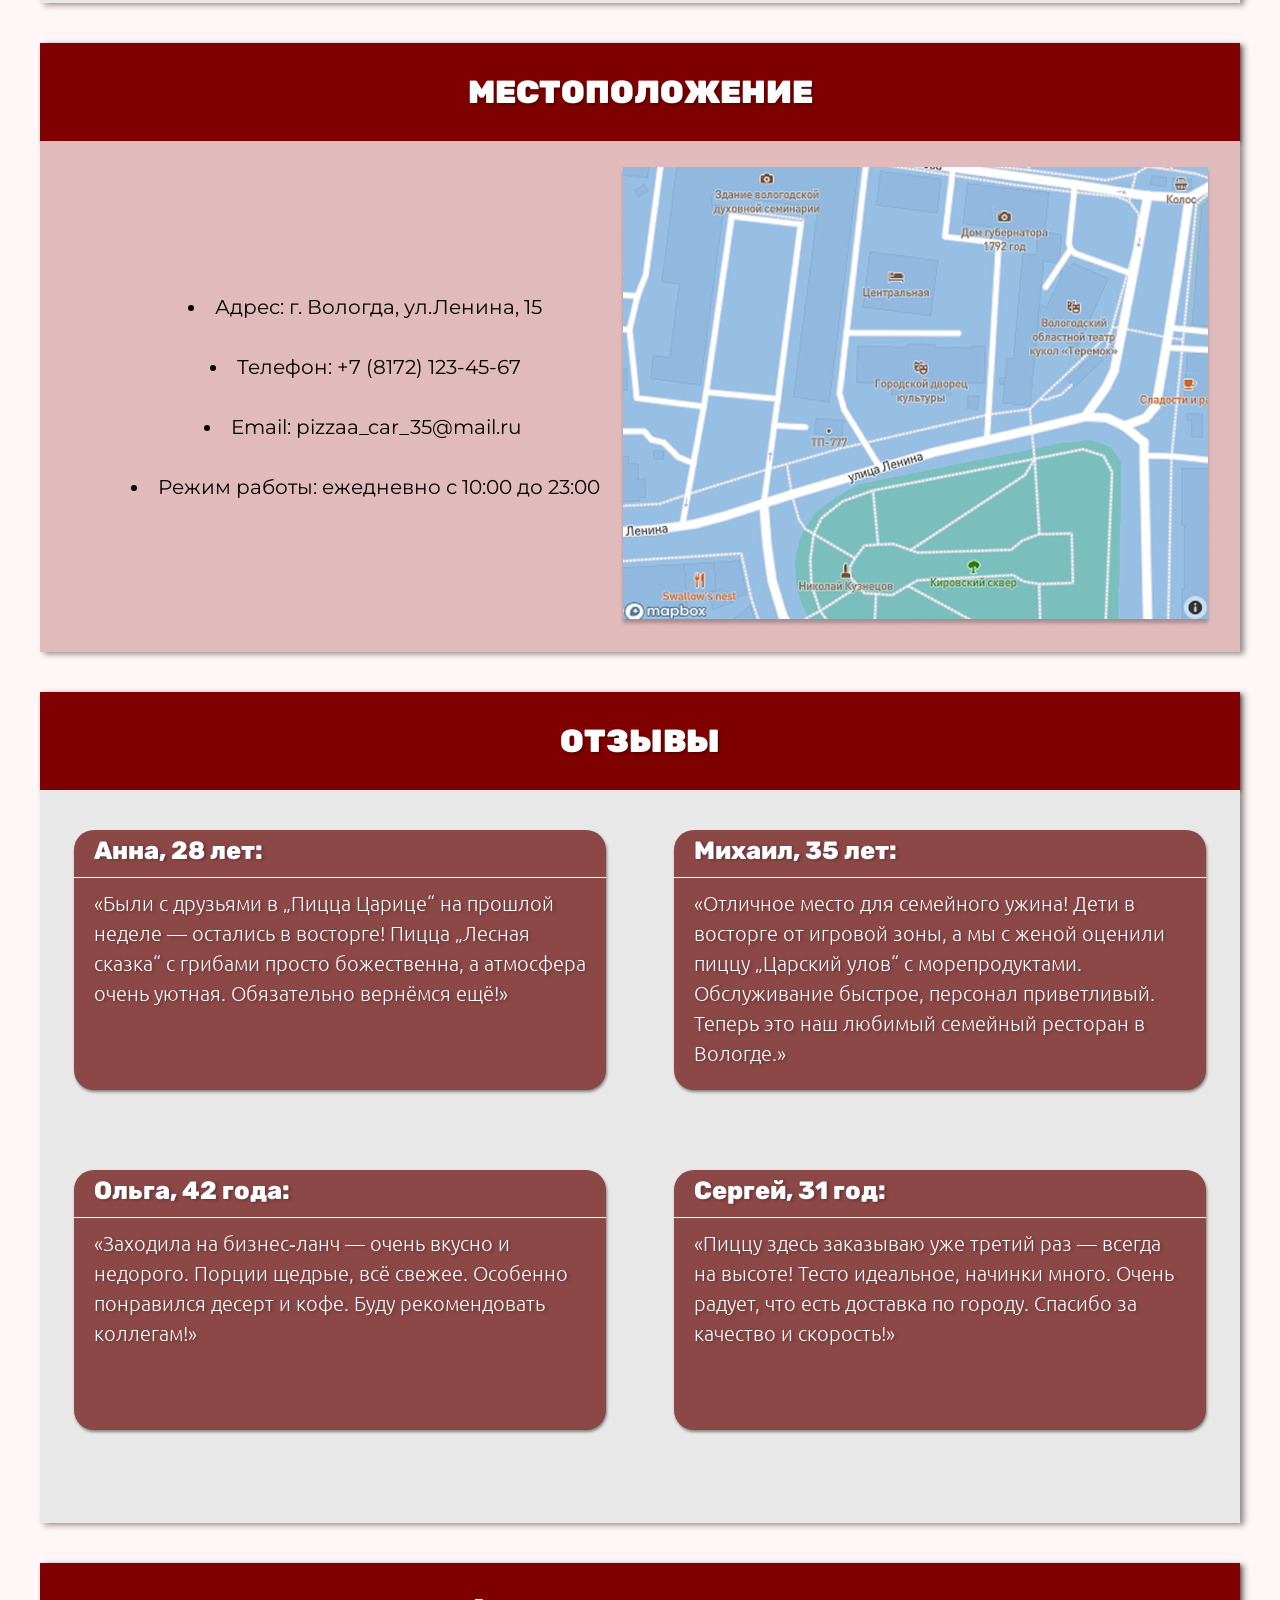
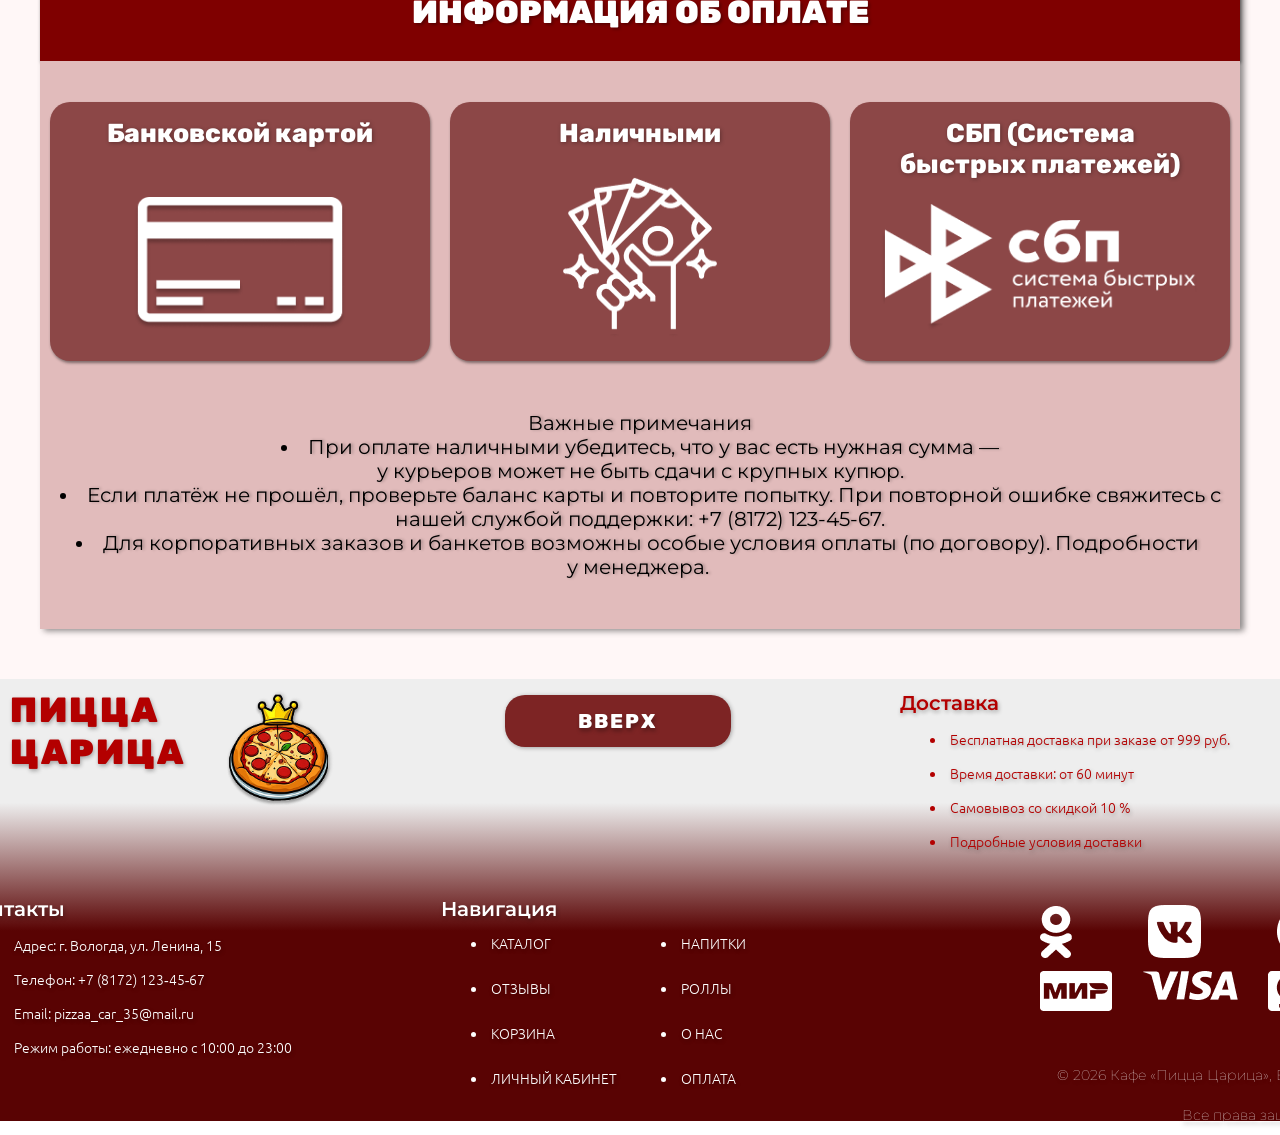
<file: second_page/info.html>
<!DOCTYPE html>
<html lang="ru">
<head>
    <meta charset="UTF-8">
    <meta name="viewport" content="width=device-width, initial-scale=1.0">
    <title>Контактная информация</title>
    <link rel="stylesheet" href="./style.css">
    <link rel="icon" type="image/png" href="./images/logo.png">
</head>
<body>

    <button class="scroll-top-btn" id="scrollTopBtn" aria-label="Вверх">↑</button>
    
    <header>
        <div id="header_top">
            <div class="header_left">
                <a href="../index.html" class="logo"><img src="./images/logo.png" alt="logo"></a>
                <div class="header_name">
                    <span>ПИЦЦА</span>
                    <span>ЦАРИЦА</span>
                </div>
            </div>
            <a href="" class="burger">
                <img src="./images/burg.png">
            </a>
            <a href="../third_page/basket.html" class="basket">
                    <span>КОРЗИНА</span>
                    <img src="images/basket_card.svg">
            </a>
        </div>
        <div class="header_down">
            <div class="text_block">
                <span>КОНТАКТНАЯ</span>
                <span>ИНФОРМАЦИЯ</span>
            </div>
        </div>
    </header>
    
    <main>
        <div class="nav_header">
            <a href="../index.html#catalog_pizza" class="nav_but">КАТАЛОГ</a>
            <a href="../second_page/info.html#about" class="nav_but">О НАС</a>
            <a href="../second_page/info.html#pay" class="nav_but">ОПЛАТА</a>
            <a href="../second_page/info.html#comments" class="nav_but" id="swipe">ОТЗЫВЫ</a>
            <a href="../four_page/cabinet.html" class="nav_but" id="swipe">ЛИЧНЫЙ КАБИНЕТ</a>
        </div>

        <div class="stick"></div>

        <div class="block" id="about">
            <div class="left_about">
                <div class="about_name"> О КАФЕ “ПИЦЦА ЦАРИЦА”</div>
                <section>
                    Добро пожаловать в «Пицца Царица» — уютное кафе в самом сердце Вологды, где итальянские традиции встречаются с северным гостеприимством!
                    Мы создаём пиццу с любовью, используя только свежие ингредиенты и проверенные рецепты. Каждое блюдо — это гармония вкуса, аромата и безупречного качества.
                </section>
            </div>
            <div class="img"></div>
        </div>

        <div class="block" id="why">
            <div class="about_name"> ПОЧЕМУ ГОСТИ ВЫБИРАЮТ НАС</div>
            <div class="cause">
                <div class="item">
                    <div class="name_item">Аутентичное тесто</div>
                    Выпекаем на тонком хрустящем или пышном мягком основании — выбор за вами!
                </div>
                <div class="item">
                    <div class="name_item">Свежие продукты</div>
                    Овощи, сыры, мясо и морепродукты от проверенных местных поставщиков.
                </div>
                <div class="item">
                    <div class="name_item">Авторские рецепты</div>
                    Классические вкусы и смелые гастрономические эксперименты.
                </div>
                <div class="item" id="swipe_1">
                    <div class="name_item">Уютная атмосфера</div>
                    Идеально для семейного обеда, дружеских встреч или романтического вечера.
                </div>
                <div class="item" id="swipe_2">
                    <div class="name_item">Северная изюминка</div>
                    В меню есть уникальные блюда с вологодскими ягодами и местными продуктами.
                </div>
            </div>
        </div>

        <div class="block" id="what">
            <div class="about_name"> ЧТО У НАС ЕСТЬ:</div>
            <div class="cause">
                <div class="item">
                    Просторный зал на 60 посадочных мест с зонами для компаний и уединёнными столиками.
                </div>
                <div class="item">
                    Детское меню и игровая зона для маленьких гостей.
                </div>
                <div class="item">
                    Wi‑Fi и удобные места для работы с ноутбуком.
                </div>
                <div class="item" id="swipe_1">
                    Терраса с видом на улицу (работает в тёплое время года).
                </div>
                <div class="item" id="swipe_2">
                    Возможность заказать пиццу навынос или с доставкой.
                </div>
            </div>
        </div>

        <div class="block" id="place">
            <div class="about_name"> МЕСТОПОЛОЖЕНИЕ</div>
            <div class="cause">
                <ul>
                    <li>Адрес: г. Вологда, ул.Ленина, 15</li>
                    <li>Телефон: +7 (8172) 123‑45‑67</li>
                    <li>Email: pizzaa_car_35@mail.ru </li>
                    <li>Режим работы: ежедневно с 10:00 до 23:00</li>
                </ul>
                <img src="./images/place.png" alt="map">
            </div>
        </div>

        <div class="block" id="comments">
            <div class="about_name"> ОТЗЫВЫ</div>
                <div class="cause">
                    <div class="comment">
                        <div class="name_human">
                            Анна, 28 лет:
                        </div>
                        <div class="stick_comm"></div>
                        <div class="text_comment">
                            «Были с друзьями в „Пицца Царице“ на прошлой неделе — остались в восторге! Пицца „Лесная сказка“ с грибами просто божественна, а атмосфера очень уютная. Обязательно вернёмся ещё!»
                        </div>
                    </div>
                    <div class="comment">
                        <div class="name_human">
                           Михаил, 35 лет:
                        </div>
                        <div class="stick_comm"></div>
                        <div class="text_comment">
                            «Отличное место для семейного ужина! Дети в восторге от игровой зоны, а мы с женой оценили пиццу „Царский улов“ с морепродуктами. Обслуживание быстрое, персонал приветливый. Теперь это наш любимый семейный ресторан в Вологде.»    
                        </div>
                    </div>
                    <div class="comment">
                        <div class="name_human">
                           Ольга, 42 года:
                        </div>
                        <div class="stick_comm"></div>
                        <div class="text_comment">
                            «Заходила на бизнес‑ланч — очень вкусно и недорого. Порции щедрые, всё свежее. Особенно понравился десерт и кофе. Буду рекомендовать коллегам!»    
                        </div>
                    </div>
                    <div class="comment">
                        <div class="name_human">
                            Сергей, 31 год:
                        </div>
                        <div class="stick_comm"></div>
                        <div class="text_comment">
                            «Пиццу здесь заказываю уже третий раз — всегда на высоте! Тесто идеальное, начинки много. Очень радует, что есть доставка по городу. Спасибо за качество и скорость!»    
                        </div>
                    </div>
                </div>
        </div>

        <div class="block" id="pay">
            <div class="about_name"> ИНФОРМАЦИЯ ОБ ОПЛАТЕ</div>
            <div class="cause">
                <div class="item">
                    Банковской картой
                    <img src="./images/blocks/bank.png" alt="" id="bank_img">    
                </div>
                <div class="item">
                    Наличными
                    <img src="./images/blocks/cash.png" alt="" id="cash_img">
                </div>
                <div class="item" id="swipe_1">
                    СБП (Система быстрых платежей)
                    <img src="./images/blocks/sbp.png" alt="" id="sbp_img">  
                </div>
            </div>
            <ul id="ul_pay">Важные примечания
                <li>При оплате наличными убедитесь, что у вас есть нужная сумма — у курьеров может не быть сдачи с крупных купюр.</li>
                <li>Если платёж не прошёл, проверьте баланс карты и повторите попытку. При повторной ошибке свяжитесь с нашей службой поддержки: +7 (8172) 123‑45‑67.</li>
                <li>Для корпоративных заказов и банкетов возможны особые условия оплаты (по договору). Подробности  у менеджера. </li>
            </ul>
        </div>
    </main>
    <footer>
        <div class="footer_top">
            <div class="footer_logo">
                <div class="footer_name">
                    <span>ПИЦЦА</span> 
                    <span>ЦАРИЦА</span>
                </div>
                <a href="../index.html">
                    <img src="./images/logo_foot.png" alt="glavnaya" class="main_page">
                </a>
            </div>

            <a href="" class="top">
                ВВЕРХ
            </a>

            <div class="list"  id="delivery_list">
                <span class="name_list">Доставка</span>
                <ul>
                    <li>Бесплатная доставка при заказе от 999 руб.</li>
                    <li>Время доставки: от 60 минут</li>
                    <li>Самовывоз со скидкой 10 %</li>
                    <li>Подробные условия доставки</li>
                </ul>
            </div>
        </div>
        <div class="stick"></div>
        <div class="footer_down">
            <div class="list"  id="contacts_list">
                <span class="name_list">Контакты</span>
                <ul>
                    <li>Адрес: г. Вологда, ул. Ленина, 15</li>
                    <li>Телефон: +7 (8172) 123‑45‑67</li>
                    <li>Email: pizzaa_car_35@mail.ru </li>
                    <li>Режим работы: ежедневно с 10:00 до 23:00</li>
                </ul>
            </div>
            <div class="list" id="nav_list">
                <span class="name_list">Навигация</span>
                <ul>
                    <div class="left_list">
                        <li><a href="../index.html#catalog_pizza">КАТАЛОГ</a></li>
                        <li><a href="../second_page/info.html#comments">ОТЗЫВЫ</a></li>
                        <li><a href="../third_page/basket.html">КОРЗИНА</a></li>
                        <li><a href="../four_page/cabinet.html">ЛИЧНЫЙ КАБИНЕТ</a></li>
                    </div>
                    <div class="right_list">
                        <li><a href="../index.html#drinks">НАПИТКИ</a></li>
                        <li><a href="../index.html#rolls">РОЛЛЫ</a></li>
                        <li><a href="../second_page/info.html#about">О НАС</a></li>
                        <li><a href="../second_page/info.html#pay">ОПЛАТА</a></li>
                    </div>
                </ul>
            </div>
        
            <div class="links">
                <div id="links_vk">
                    <div class="images_string" >
                        <a href=""><img src="./images/links/odno.png" alt="" id="squire"></a>
                        <a href=""><img src="./images/links/vk.png" alt="" id="squire"></a>
                        <a href=""><img src="./images/links/tg.png" alt="" id="squire"></a>
                    </div>
                    <div class="images_string" >
                        <a href=""><img src="./images/links/world.png" alt=""></a>
                        <a href=""><img src="./images/links/visa.png" alt=""></a>
                        <a href=""><img src="./images/links/mastercard.png" alt=""></a>
                    </div>
                </div>
                <div class="copy">
                    © 2026 Кафе «Пицца Царица», Вологда. <a href="">Все права защищены.</a>
                </div>
            </div>
        </div>
    </footer>
    <script src="script.js" defer></script>
</body>
</html>
</file>
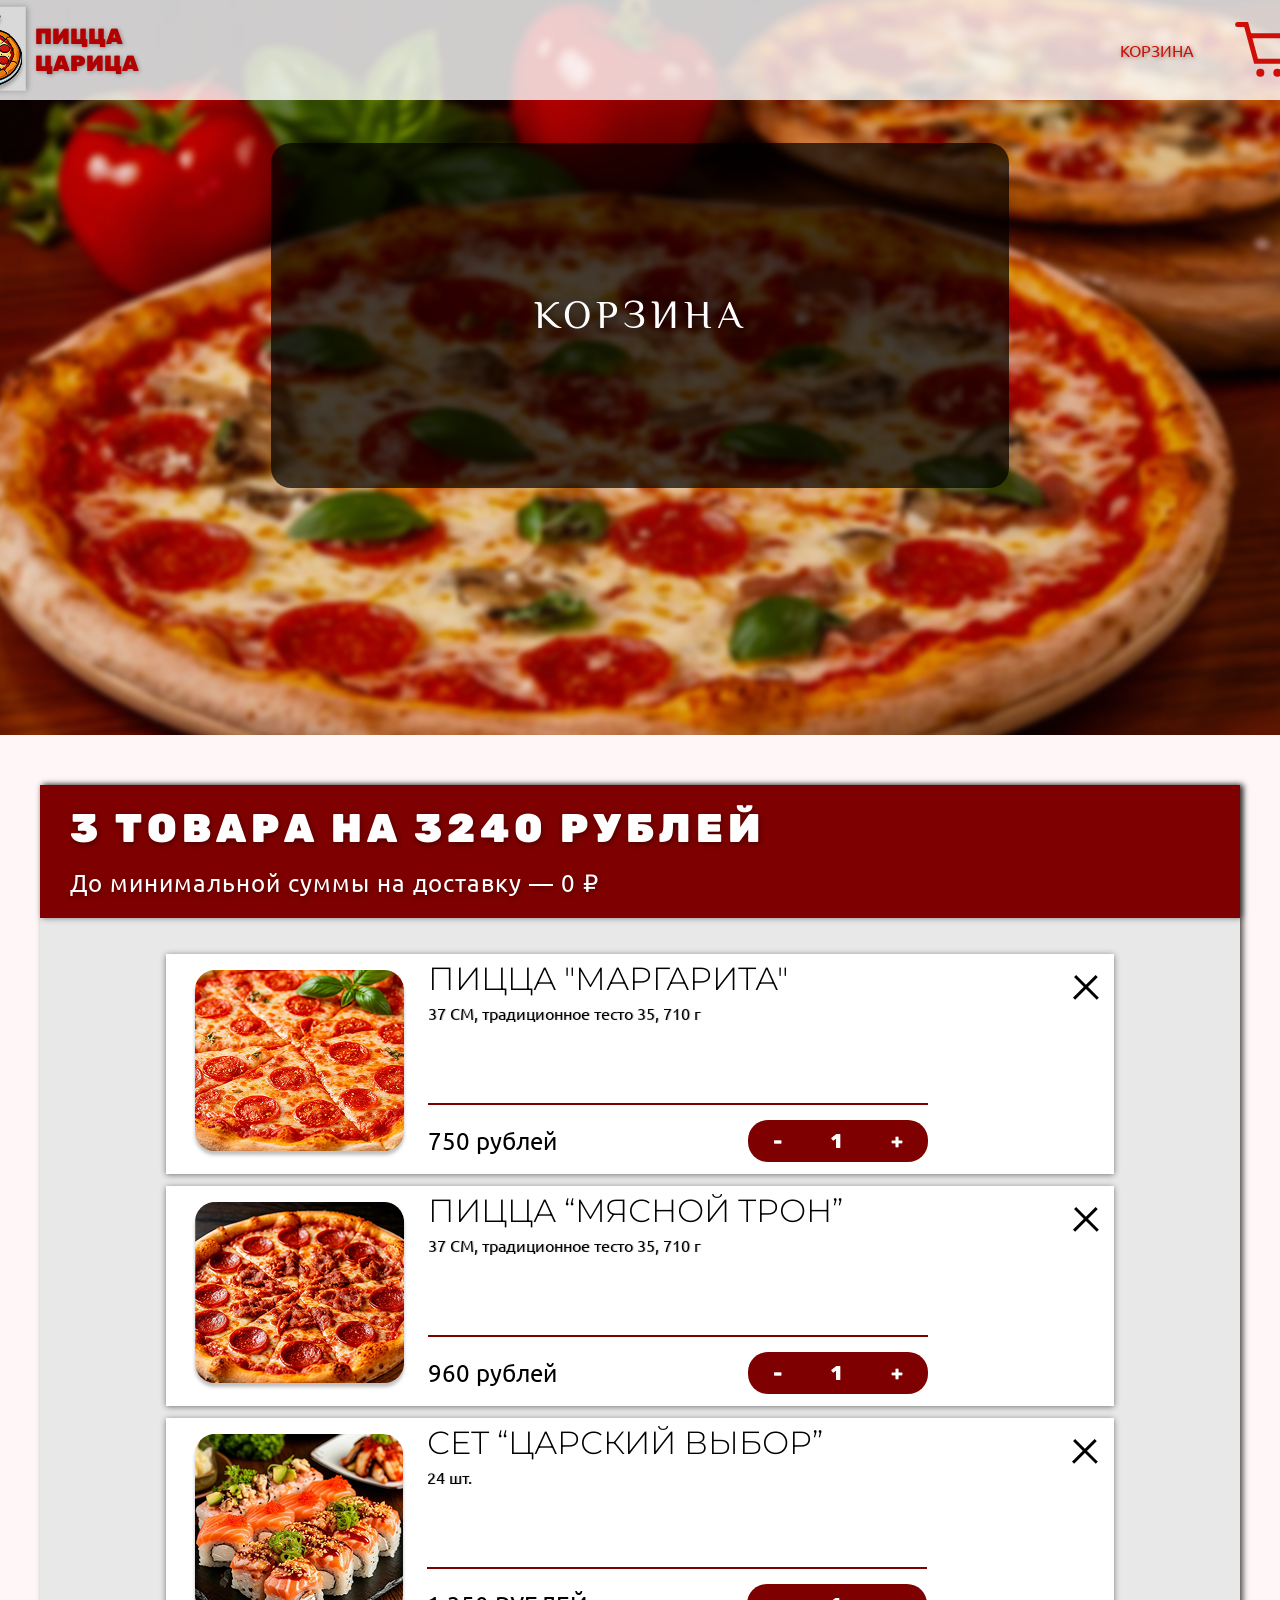
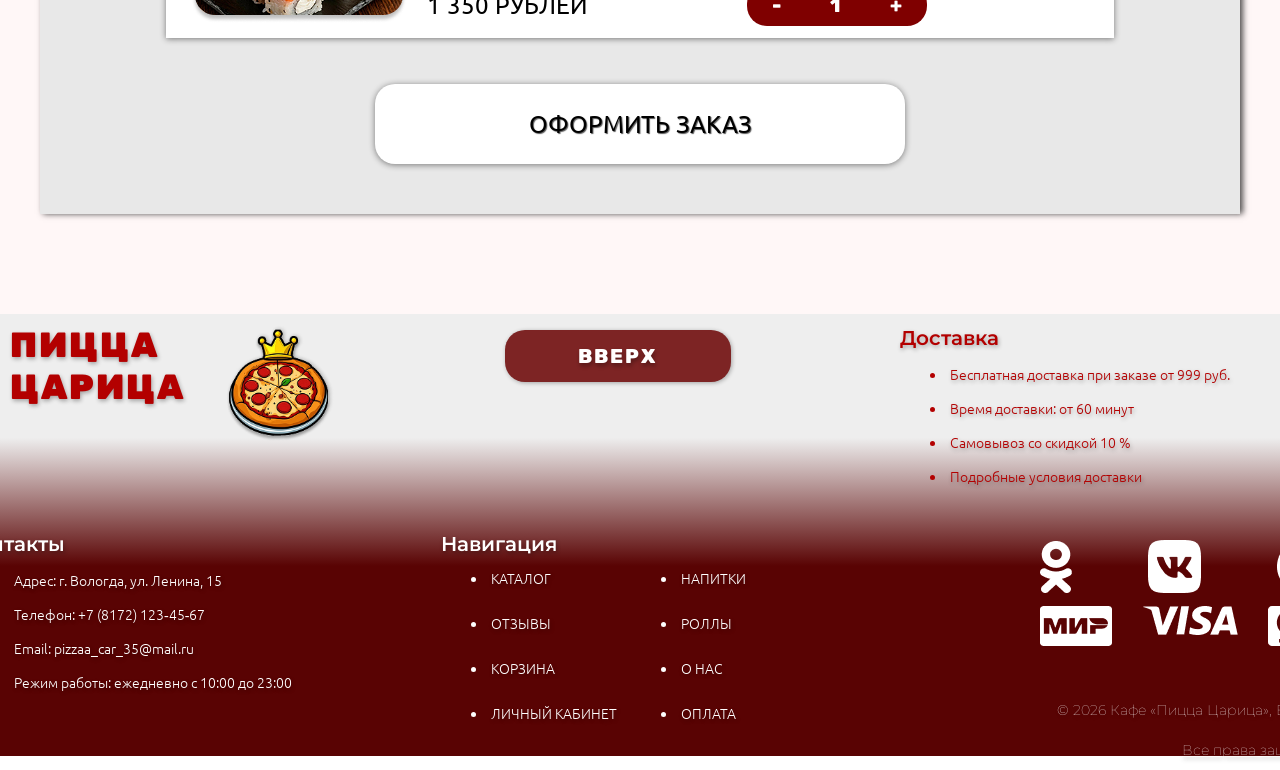
<file: third_page/basket.html>
<!--Мухина Алина, исп-323-р-->
<!DOCTYPE html>
<html lang="ru">
<head>
    <meta charset="UTF-8">
    <meta name="viewport" content="width=device-width, initial-scale=1.0">
    <title>Корзина - Пицца Царица</title>
    <link rel="stylesheet" href="./style.css">
    <link rel="icon" type="image/png" href="./images/logo.png">
</head>
<body>
    
    <button class="scroll-top-btn" id="scrollTopBtn" aria-label="Вверх">↑</button>

    <header>
        <div id="header_top">
            <div class="header_left">
                <a href="../index.html" class="logo"><img src="./images/logo.png" alt="logo"></a>
                <div class="header_name">
                    <span>ПИЦЦА</span>
                    <span>ЦАРИЦА</span>
                </div>

            </div>
            <a href="" class="basket">
                    <span>КОРЗИНА</span>
                    <img src="images/basket_card.svg">
            </a>
        </div>
        <div class="header_down">
            <div class="text_block">
                <span>КОРЗИНА</span>    
            </div>
        </div>
    </header>
    
    <main>
        <section>

            <div class="block" id="catalog">
                <div class="block_name">
                   3 ТОВАРА НА 3240 РУБЛЕЙ
                   <div class="small">До минимальной суммы на доставку — 0 ₽</div>
                </div>
                <div class="cards">
                        <div class="item">
                            <img src="./images/margo.png" alt="margarita">
                            <div class="item_text">
                                <div class="item_name">ПИЦЦА "МАРГАРИТА"</div>
                                <div class="item_describtion">
                                    37 СМ, традиционное тесто 35, 710 г    
                                </div>
                                <div class="stick"></div>
                                <div class="item_price">
                                    <span class="price">750 рублей</span>
                                    <div class="size">
                                        <div class="min">-</div>
                                        <div class="size_item" id="size_32">1</div>
                                        <div class="plus">+</div>
                                    </div>
                                </div>
                            </div>
                            <div class="cancel">
                                <img src="./images/cancel.png" alt="">
                            </div>
                        </div>

                        <div class="item">
                            <img src="./images/tron.png" alt="margarita">
                            <div class="item_text">
                                <div class="item_name">ПИЦЦА “МЯСНОЙ ТРОН”</div>
                                <div class="item_describtion">
                                    37 СМ, традиционное тесто 35, 710 г    
                                </div>
                                <div class="stick"></div>
                                <div class="item_price">
                                    <span class="price">960 рублей</span>
                                    <div class="size">
                                        <div class="min">-</div>
                                        <div class="size_item" id="size_32">1</div>
                                        <div class="plus">+</div>
                                    </div>
                                </div>
                            </div>
                            <div class="cancel">
                                <img src="./images/cancel.png" alt="">
                            </div>
                        </div>

                        <div class="item">
                            <img src="./images/set.png" alt="margarita">
                            <div class="item_text">
                                <div class="item_name">СЕТ “ЦАРСКИЙ ВЫБОР”</div>
                                <div class="item_describtion">
                                    24 шт.    
                                </div>
                                <div class="stick"></div>
                                <div class="item_price">
                                    <span class="price">1 350 РУБЛЕЙ</span>
                                    <div class="size">
                                        <div class="min">-</div>
                                        <div class="size_item" id="size_32">1</div>
                                        <div class="plus">+</div>
                                    </div>
                                </div>
                            </div>
                            <div class="cancel">
                                <img src="./images/cancel.png" alt="">
                            </div>
                        </div>

                                <a href="" class="in_bask">
                                    ОФОРМИТЬ ЗАКАЗ
                                </a>
                </div>
            </div>
        </section>
    </main>
    <footer>
        <div class="footer_top">
            <div class="footer_logo">
                <div class="footer_name">
                    <span>ПИЦЦА</span> 
                    <span>ЦАРИЦА</span>
                </div>
                <a href="../index.html">
                    <img src="./images/logo_foot.png" alt="glavnaya" class="main_page">
                </a>
            </div>

            <a href="" class="top">
                ВВЕРХ
            </a>

            <div class="list"  id="delivery_list">
                <span class="name_list">Доставка</span>
                <ul>
                    <li>Бесплатная доставка при заказе от 999 руб.</li>
                    <li>Время доставки: от 60 минут</li>
                    <li>Самовывоз со скидкой 10 %</li>
                    <li>Подробные условия доставки</li>
                </ul>
            </div>
        </div>
        <div class="stick"></div>
        <div class="footer_down">
            <div class="list"  id="contacts_list">
                <span class="name_list">Контакты</span>
                <ul>
                    <li>Адрес: г. Вологда, ул. Ленина, 15</li>
                    <li>Телефон: +7 (8172) 123‑45‑67</li>
                    <li>Email: pizzaa_car_35@mail.ru </li>
                    <li>Режим работы: ежедневно с 10:00 до 23:00</li>
                </ul>
            </div>
            <div class="list" id="nav_list">
                <span class="name_list">Навигация</span>
                <ul>
                    <div class="left_list">
                        <li><a href="../index.html#catalog_pizza">КАТАЛОГ</a></li>
                        <li><a href="../second_page/info.html#comments">ОТЗЫВЫ</a></li>
                        <li><a href="../third_page/basket.html">КОРЗИНА</a></li>
                        <li><a href="../four_page/cabinet.html">ЛИЧНЫЙ КАБИНЕТ</a></li>
                    </div>
                    <div class="right_list">
                        <li><a href="../index.html#drinks">НАПИТКИ</a></li>
                        <li><a href="../index.html#rolls">РОЛЛЫ</a></li>
                        <li><a href="../second_page/info.html#about">О НАС</a></li>
                        <li><a href="../second_page/info.html#pay">ОПЛАТА</a></li>
                    </div>
                </ul>
            </div>
        
            <div class="links">
                <div id="links_vk">
                    <div class="images_string" >
                        <a href=""><img src="./images/links/odno.png" alt="" id="squire"></a>
                        <a href=""><img src="./images/links/vk.png" alt="" id="squire"></a>
                        <a href=""><img src="./images/links/tg.png" alt="" id="squire"></a>
                    </div>
                    <div class="images_string" >
                        <a href=""><img src="./images/links/world.png" alt=""></a>
                        <a href=""><img src="./images/links/visa.png" alt=""></a>
                        <a href=""><img src="./images/links/mastercard.png" alt=""></a>
                    </div>
                </div>
                <div class="copy">
                    © 2026 Кафе «Пицца Царица», Вологда. <a href="">Все права защищены.</a>
                </div>
            </div>
        </div>
    </footer>
    <script src="script.js" defer></script>
<div id="orderModal" class="modal">
    <div class="modal-content">
        <div class="modal-header">
            <h2>Оформление заказа</h2>
            <span class="modal-close">&times;</span>
        </div>
        <div class="modal-body">
            <form id="orderForm">
                <div class="form-group">
                    <label for="phone">Номер телефона *</label>
                    <input type="tel" id="phone" name="phone" placeholder="+7 (999) 123-45-67" required>
                </div>
                
                <div class="form-group">
                    <label for="address">Адрес доставки *</label>
                    <input type="text" id="address" name="address" placeholder="г. Вологда, ул. ..." required>
                </div>
                
                <div class="form-group">
                    <label>Способ оплаты *</label>
                    <div class="radio-group">
                        <label>
                            <input type="radio" name="payment" value="cash" checked> Наличные
                        </label>
                        <label>
                            <input type="radio" name="payment" value="sbp"> СБП
                        </label>
                        <label>
                            <input type="radio" name="payment" value="card"> Карта
                        </label>
                    </div>
                </div>
                
                <a href="../four_page/cabinet.html"><button type="submit" class="modal-btn">Оформить заказ</button></a>
            </form>
        </div>
    </div>
</div>
</body>
</html>
</file>
<file: style.css>
@import url('https://fonts.googleapis.com/css2?family=Rubik:ital,wght@0,300..900;1,300..900&display=swap');
@import url('https://fonts.googleapis.com/css2?family=Montserrat:ital,wght@0,100..900;1,100..900&display=swap');
@import url('https://fonts.googleapis.com/css2?family=Ubuntu:ital,wght@0,300;0,400;0,500;0,700;1,300;1,400;1,500;1,700&display=swap');
@import url('https://fonts.googleapis.com/css2?family=Philosopher:ital,wght@0,400;0,700;1,400;1,700&display=swap');

*{
    margin: 0%;
    padding: 0%;
}

body{
    display: flex;
    flex-direction: column;
    align-items: center;
    justify-content: center;
    font-family: Ubuntu;
    list-style-position: inside;
}

main{
    display: flex;
    align-items: center;
    justify-content: center;
    flex-direction: column;
    background-color: #fff7f7;
    width: 1440px;
}

header{
    width:1440px;
    height: 735px;
    background-image: url(./images/banner.png);
    background-repeat: no-repeat;
    display: flex;
    flex-direction: column;
    align-items: center;
}

#header_top, .header_left, .payment, .basket{
    display: flex;
    align-items: center;
}

#header_top{
    height: 100px;
    background-color: rgba(255, 255, 255, 0.800);
    justify-content: space-between;
    width: 1440px;
    position: fixed;
}

.header_left{
    margin-left: 20px;
}

    .header_name{
        display: flex;
        flex-direction: column;
        color: #B30000;
        font-family: Rubik;
        font-weight: 900;
        text-shadow: 1px 1px 4px rgba(0, 0, 0, 0.315);
        font-size: 22px;
    }

.payment_but{
    text-decoration: none;
    padding: 12px 50px;
    margin: 0px 10px;
    border-radius: 20px;
    box-shadow: 1px 1px 5px rgba(0, 0, 0, 0.637);
    font-family: Montserrat;
    font-weight: 600;
}

.payment{
    margin-left: 40px;
    text-shadow: 1px 1px 4px rgba(0, 0, 0, 0.411);
}

    #delivery{
        background-color: #CA0100;
        color: white;
    }

    #self{
        color: #C73838;
        background-color: #efefefc7;
    }

.burger{
    display: none;
}

.basket{
    margin-right: 60px;
    color: #CF0E08;
    text-decoration: none;
    width: 180px;
    justify-content: space-between;
    text-shadow: 1px 1px 4px rgba(0, 0, 0, 0.411);
    font-family: Ubuntu;
}

.header_down{
    display: flex;
    align-items: center;
    width: 1440px;
    height: 730px;
    justify-content: center;
}

.text_block{
    background-color: rgba(0, 0, 0, 0.7);
    border-radius: 20px;
    height: 345px;
    width: 738px;
    color: white;
    text-align: center;
    display: flex;
    flex-direction: column;
    align-items: center;
    justify-content: center;
    line-height: 80px;
    font-size: 40px;
    font-family:Philosopher;
    letter-spacing: 5px;
    text-shadow: 0px 2px 12px rgba(0, 0, 0, 0.678);
}

.nav_header, .nav_catalog{
    width: 1440px;
    height: 110px;
    display: grid;
    align-items: center;
    justify-content: space-evenly;
}

.nav_header{
    background-color: #E8E8E8;
    grid-template-columns: 240px 240px 240px 240px 240px;
}

.nav_catalog{
    grid-template-columns: 320px 320px 320px 320px;
    background-color: #7F0000;
}

    .nav_but{
        background-color: #7F0000;
        color: white;
        text-align: center;
        padding: 15px 10px;
        text-decoration: none;
        border-radius: 20px;
        width: 200px;
        text-shadow: 1px 1px 4px rgba(0, 0, 0, 0.411);
        box-shadow: 1px 1px 5px rgba(0, 0, 0, 0.637);
    }

        .nav_but:hover{
            background-color: #924B4B;
            transition: 0.4s;
        }

    .nav_catalog .nav_but{
        background-color: #E8E8E8;
        color: #000000;
        width: 300px;
    }
    
        .nav_catalog .nav_but:hover{
            background-color: #929292;
            transition: 0.4s;
            color: rgb(255, 255, 255);
        }

.stick{
    width: 100%;
    height: 5px;
    background-color: #DA0000;
    margin: 40px 0px;
    border-radius: 20px;
}

.scroll-top-btn {
    position: fixed;
    bottom: 30px;
    right: 30px;
    width: 55px;
    height: 55px;
    background-color: #CA0100;
    color: white;
    border: none;
    border-radius: 50%;
    font-size: 32px;
    font-weight: bold;
    cursor: pointer;
    box-shadow: 0 4px 15px rgba(0,0,0,0.3);
    display: flex;
    align-items: center;
    justify-content: center;
    transition: all 0.3s ease;
    z-index: 1001;
    opacity: 0;
    visibility: hidden;
    font-family: Rubik;
}

.scroll-top-btn.show {
    opacity: 1;
    visibility: visible;
}

.scroll-top-btn:hover {
    background-color: #7F0000;
    transform: scale(1.05);
}

section{
    display: flex;
    flex-direction: column;
    align-items: center;
}

.block{
    width: 1200px;
    background-color: #920000d7;
    border-radius: 20px;
    display: flex;
    flex-direction: column;
    align-items: center;
    box-shadow: 0px 2px 6px rgba(0, 0, 0, 0.692);
    height: 100%;
    margin-bottom: 20px;
}

    .block_name{
        font-family: Rubik;
        color: #920000;
        background-color: #E8E8E8;
        padding: 10px 0px;
        font-size: 35px;
        width: 100%;
        letter-spacing: 5px;
        box-shadow: 2px 0px 6px rgba(0, 0, 0, 0.479);
        margin: 20px 0px;
        font-weight: 900;
        text-align: center;
    }

    .item{
        width: 353px;
        height: 485px;
        background-color: white;
        display: flex;
        flex-direction: column;
        align-items: center;
        box-shadow: 0px 1px 6px rgba(0, 0, 0, 0.479);
        border-radius: 20px;
        margin: 6px 0;
    }

    .item img{
        margin-top: 5px;
    }

    .item_text{
        margin-left: 20px;
        width: 350px;
    }

    .item_text ul{
        margin-left: 5%;
    }

        .item_name{
            font-size: 12px;
            font-weight: 600;
            font-family: Montserrat;
            margin: 5px 0px;
        }

        .item_describtion{
            font-weight: 200;
            font-size: 12px;
            width: 340px;
            margin: 5px 0;
            height: 40px;
        }

        .item_price, .size{
            display: flex;
            flex-direction: row;
            align-items: center;
        }

        .item_price{
            justify-content: flex-end;
            margin: 15px 20px 15px 0;
        }

            .price{
                margin-right: 20px;
                font-size: 16px;
            }

            .size{
                border-radius: 20px;
                background-color: #F3F3F3;
                font-size: 14px;
                height: 24px;
                text-align: center;
            }

            .size_item{
                padding: 4px 0px;
            }

            #size_32{
                background-color: #D9D9D9;
                border-radius: 20px;
                width: 70px;
            }

            #size_37{
                width: 60px;
            }
        
        .in_bask{
            display: flex;
            align-items: center;
            justify-content: center;
            width: 250px;
            text-align: center;
            border-radius: 20px;
            height: 40px;
            background-color: #D9D9D9;
            box-shadow: 0px 1px 6px rgba(0, 0, 0, 0.479);
            text-shadow: 1px 1px 4px rgba(0, 0, 0, 0.411);
            color: black;
            text-decoration: none;
            margin-left: 14%;
        }

        .in_bask:hover{
            background-color: #CA5252;
            transition: 0.4s;
        }

    .cards{
        width: 1200px;
        display: grid;
        margin:10px 0;
        justify-content: space-evenly;
        grid-template-columns: 355px 355px 355px;
        grid-template-rows: 500px 500px 500px;
    }

    #favorite_pizza{
        background-color: #920000;
        height: 1117px;
    }

    #favorite_pizza .cards{
        grid-template-columns: 355px 355px 355px;
        grid-template-rows: 500px 500px;
    }

    #rolls{
        height: 1304px;
    }

    #rolls .cards{
        grid-template-rows: 590px 580px;
    }

    #rolls .item{
        height: 575px;
    }

    #rolls .item_describtion{
        height: 120px;
    }

    #rolls .item_price{
        margin-top: 0%;
        margin-bottom: 30px;
    }

    #drinks{
        height: 1120px;
        background-color: #920000;
        margin-bottom: 60px;
    }

@media (max-width:768px){

    header{
        width: 768px;
        height: 612px;
        background-image: url(./images/banner_tablet.png);
    }

    main{
        width: 100%;
    }

    #header_top{
        height: 58px;
        width: 768px;
    }

    .header_left{
        margin-left: 10px;
    }

    .logo img{
        width: 69px;
        margin-right: 20px;
    }

        .header_name{
            font-size: 20px;
            letter-spacing: 3px;
        }

    .payment{
        margin-left: 14px;
    }

    .payment_but{
        padding: 8px 30px;
        margin: 0px 8px;
        font-size: 12px;
    }

    .basket span{
        display: none;
    }

    .basket img{
        width: 48px;
    }

    .basket{
        margin-right: 20px;
        width: 180px;
        justify-content: flex-end;
    }

    .header_down{
        width: 768px;
    }

    .text_block{
        height: 251px;
        width: 575px;
        line-height: 60px;
        font-size: 26px;
    }

    .nav_header, .nav_catalog{
        width: 768px;
        height: 150px;
    }
    
    .nav_header{
        display: grid;
        grid-template-columns: 225px 225px 225px;
        grid-template-rows: 60px 60px;
        align-content: center;
    }

    .nav_catalog{
        grid-template-columns: 320px 320px;
        grid-template-rows: 60px 60px;
        align-content: center;
    }

    #swipe{
        margin-left:145px;
    }

    .block{
        width: 720px;
    }

        .block_name{
            font-size: 30px;
        }

    .item{
        width: 320px;
        height: 464px;
    }

    .item img{
        width: 320px;
    }

    .item_text{
        width: 300px;
    }

        .item_describtion{
            font-size: 12px;
            width: 300px;
            height: 30px;
        }

        .item_price{
            margin: 30px 10px 20px 0;
        }

            .price{
                font-size: 14px;
            }

            .size{
                font-size: 12px;
                height: 20px;
            }
            
            #size_32{
                width: 70px;
            }

            #size_37{
                width: 60px;
            }

            .in_bask{
                margin-left: 7%;
            }

    .cards{
        width: 700px;
        margin:10px 0;
        grid-template-columns: 320px 320px ;
        grid-template-rows: 485px 485px 485px 485px 485px;
    }

     #favorite_pizza{
        height: 1545px;
    }

    #favorite_pizza .cards{
        grid-template-rows: repeat(3, 480px);
    }

    #favorite_pizza .cards, #rolls .cards{
        grid-template-columns: repeat(2, 350px);
        justify-items: center;
    }

    #rolls{
        height: 1728px;
    }

    #rolls .cards{
        grid-template-rows: repeat(3, 540px)
    }

    #rolls .item{
        height: 525px;
    }

    #rolls .item_price{
        margin-top: 0%;
        margin-bottom: 20px;
    }

    #drinks{
        height: 1550px;
    }

    #drinks .cards{
        grid-template-rows: repeat(3, 480px)
    }
}

@media (max-width:420px){

    header{
        width: 375px;
        height: 252px;
        background-image: url(./images/banner_mobil.png);
    }

    main{
        width: 375px;
    }

    .header_left{
        margin-left: 10px;
    }

    .logo img{
        width: 42px;
        margin-right: 3px;
    }

        .header_name{
            font-size: 8px;
            letter-spacing: 1px;
        }

    .payment{
       display: none;
    }

    .burger{
        margin-left: 130px;
        display: block;
    }

    .basket span{
        display: none;
    }

    .basket img{
        width: 34px;
    }

    .basket{
        margin-right: 10px;
        width: 40px;
    }

    #header_top{
        width: 375px;
    }

    .header_down{
        width: 375px;
        height: 2520px;
    }

    .text_block{
        margin-top: 30px;
        height: 125px;
        width: 238px;
        line-height: 24px;
        font-size: 12px;
    }

    .nav_but{
        margin: 0%;
        align-content: center;
        padding: 0px 0px;
        width: 145px;
        font-size: 8px;
        height: 22px;
    }

    .nav_header, .nav_catalog{
        width: 375px;
        height: 194px;
    }
    
    .nav_header{
        grid-template-columns: 145px;
        grid-template-rows: repeat(5, 35px);
        justify-items: end
    }

    .nav_catalog .nav_but{
        width: 145px;
    }

    .nav_catalog{
        grid-template-columns: 145px;
        grid-template-rows: repeat(4, 35px);
    }

    .block{
        width: 300px;
    }

        .block_name{
            font-size: 14px;
            margin-bottom: 0px;
        }

    .item{
        width: 290px;
        height: 370px;
    }

    .item img{
        width: 270px;
    }

    .item_text{
        width: 280px;
    }

        .item_describtion{
            font-size: 8px;
            width: 270px;
            height: 30px;
            margin-bottom: 0%;
        }

        .item_price{
            margin: 1px 10px 20px 0;
        }

            .price{
                font-size: 8px;
            }

            .size{
                font-size: 8px;
                height: 18px;
            }
            
            #size_32{
                width: 60px;
            }

            #size_37{
                width: 50px;
            }

            .in_bask{
                width: 163px;
                height: 23px;
                margin-left: 20%;
                font-size: 10px;
            }

    .cards{
        width: 300px;
        margin:10px 0;
        grid-template-columns: repeat(1, 300px) ;
        grid-template-rows: repeat(9, 380px);
        justify-items: center;
    }

    #favorite_pizza{
        height: 2347px;
    }

    #favorite_pizza .cards{
        grid-template-columns: repeat(1, 300px);
        grid-template-rows: repeat(4, 380px);
    }

    #rolls{
        height: 2530px;
    }

    #rolls .cards{
        grid-template-rows: repeat(6, 410px);
        grid-template-columns: repeat(1, 300px);
    }

    #rolls .item_describtion{
        height: 70px;
    }

    #rolls .item{
        height: 400px;
    }

    #drinks .item{
        height: 360px;
    }

    #drinks{
        height: 2280px;
    }

    #drinks .cards{
        grid-template-rows: repeat(6, 368px)
    }
}

footer{
    width: 1440px;
    height: 442px;
    background: linear-gradient(180deg, #EEEEEE 28%, #590303 57%);
    display: flex;
    flex-direction: column;
    align-items: center;
}

footer .stick{
    width: 67%;
    height: 3px;
    border-radius: 20px;
    margin: 10px 0;
}

.footer_top, .footer_down{
    width: 1440px;
    display: flex;
    justify-content: space-between;
    padding: 10px 30px 0px 30px;
    text-shadow: 1px 2px 4px rgba(0, 0, 0, 0.315);
}

.footer_logo{
    display: flex;
    align-items: start;
    margin-left: 90px;
}

.main_page{
    width: 110px;
}

.footer_name{
    font-size: 35px;
    font-family: Rubik;
    color: #B30000;
    font-weight: 900;
    display: flex;
    flex-direction: column;
    letter-spacing: 2px;
    text-shadow: 1px 2px 4px rgba(0, 0, 0, 0.315);
    margin-right: 40px;
}

    .top{
        text-decoration: none;
        background-color: #7D2424;
        font-family: Rubik;
        color: white;
        font-size: 20px;
        font-weight: 800;
        border-radius: 20px;
        height: 52px;
        width: 226px;
        letter-spacing: 2px;
        display: flex;
        align-items: center;
        justify-content: center;
        text-shadow: 1px 3px 4px rgba(0, 0, 0, 0.315);
        box-shadow: 1px 1px 4px rgba(0, 0, 0, 0.315);
        margin-top: 6px;
    }

    .top:hover{
        background-color: #BF6363;
        transition: 0.4s;
    }



.list{
    color: #B30000;
    font-size: 20px;
}

    #delivery_list{
        margin-right: 130px;
    }

    #contacts_list{
        margin-left: 44px;
    }

.name_list{
    font-family: Montserrat;
    font-weight: 600;
}

.list ul{
    font-family: Ubuntu;
    font-weight: 300;
    margin-left: 30px;
}

.list li{
    margin: 14px 0;
    font-size: 14px;
}

.footer_down .list{
    color: white;
}

.list a{
    color: white;
    font-family: Ubuntu;
    text-decoration: none;
    font-weight: 200;
    font-size: 14px;
}

#nav_list{
    width: 450px;
}

#nav_list ul{
    display: flex;
}

#nav_list li{
    width: 190px;
    margin: 12px 0 25px 0;
}

.links{
    margin-right: 30px;
    width: 290px;
    display: flex;
    flex-direction: column;
    justify-content: space-between;
    height: 240px;
}

.images_string{
    display: flex;
    justify-content: space-between;
    margin: 10px 0;
}

.copy{
    color: white;
    font-size: 14px;
    width: 300px;
    font-family: Montserrat;
    font-weight: 100;
    text-align: right;
    line-height: 40px;
}

@media (max-width:768px){
    footer{
        width: 768px;
        height: 860px;  
        background: linear-gradient(180deg, #EEEEEE 13%, #590303 39%);
    }

    .footer_top{
        display: flex;
        justify-content: space-between;
        width: 768px;
    }

    .top{
        display: none;
    }

        #delivery_list{
            margin-right: 40px;
        }
    
    .footer_down{
        width: 768px;
        display: flex;
        flex-direction: column;
        padding: 0px;
        align-items: center;
    }

    .footer_logo{
        margin-left: 80px;
        flex-direction: column;
    }

    .main_page{
        width: 105px;
    }

    .footer_name{
        font-size: 28px;
        letter-spacing: 2px;
    }

    .list{
        font-size: 14px;
        text-align: center;
    }

    #contacts_list{
        margin: 20px 0;
    }

    #nav_list li{
        text-align: left;
    }

    .right_list, .left_list{
        width: 150px;
        margin-top: 15px;
        margin-left: 30px;
    }

    #nav_list ul{
        justify-content: space-between;
    }

    .links{
        margin-right: 0px;
        width: 748px;
        display: flex;
        align-items: end;
        justify-content: flex-end;
    }

    .scroll-top-btn {
        bottom: 20px;
        right: 20px;
        width: 48px;
        height: 48px;
        font-size: 28px;
    }
}

@media (max-width:420px){
    footer{
        width: 375px;
        height: 720px;  
        background: linear-gradient(180deg, #EEEEEE 13%, #590303 39%);
        font-size: 12px;
    }

    .footer_top{
        flex-direction: column;
        width: 310px;
    }

        #delivery_list{
            margin-right: 0px;
        }

    footer .stick{
        width: 76%;
        height: 2px;
    }

    .footer_logo{
        margin-left: 60px;
        flex-direction: row;
        align-items: center;
    }

    .main_page{
        width: 70px;
    }

    .footer_name{
        font-size: 20px;
        margin-right: 20px;
    }

    .footer_down{
        width: 375px;
    }

    .list li{
        font-size: 12px;
        margin: 8px 0;
    }

    .list a{
        font-size: 10px;
    }
  
    #nav_list{
        width: 300px;
    }

        .right_list, .left_list {
            width: 100px;
            margin-top: 0px;
        }

    #nav_list ul{
        margin-left: 0px;
    }

    #nav_list li{
        font-size: 12px;
        margin: 12px 0;
        width: 110px;
    }

    .links{
        width:375px;
        height: 150px;
        padding: 30px 20px 0 0;
    }

    .links img{
        width: 50px;
        height: 28px;
    }

    #squire{
        width: 25px;
        height: 25px;
    }

    #links_vk{
        width: 170px;
    }

    .copy{
        margin-top: 10px;
        line-height: 20px;
        font-size: 10px;
    }
    .scroll-top-btn {
        bottom: 15px;
        right: 0px;
        left: 320px;
        width: 42px;
        height: 42px;
        font-size: 22px;
    }
}

.nav-container {
    transition: all 0.3s ease;
}

@media (max-width: 768px) {
    .nav-container {
        display: none;
    }
    
    .nav-container.show {
        display: block;
    }
}

.burger {
    cursor: pointer;
}

.copy a{
    color: white;
}

#nav_list a:hover{
    color: #1D3F90;
    transition: 0.2s;
    border-bottom: #1D3F90 solid 1px;
}

.size_item {
    cursor: pointer;
    transition: all 0.2s ease;
}

.size_item.active {
    background-color: #bcbcbc !important;
    color: white !important;
    border-radius: 20px;
    font-weight: bold;
    box-shadow: 0 2px 4px rgba(0,0,0,0.2);
}

.size_item:not(.active) {
    background-color: #F3F3F3;
    color: #333;
}

.size_item:not(.active):hover {
    background-color: #e0e0e0;
    transform: scale(1.02);
}
</file>
<file: four_page/style.css>
@import url('https://fonts.googleapis.com/css2?family=Rubik:ital,wght@0,300..900;1,300..900&display=swap');
@import url('https://fonts.googleapis.com/css2?family=Montserrat:ital,wght@0,100..900;1,100..900&display=swap');
@import url('https://fonts.googleapis.com/css2?family=Ubuntu:ital,wght@0,300;0,400;0,500;0,700;1,300;1,400;1,500;1,700&display=swap');
@import url('https://fonts.googleapis.com/css2?family=Philosopher:ital,wght@0,400;0,700;1,400;1,700&display=swap');

* {
    margin: 0;
    padding: 0;
    box-sizing: border-box;
}

body {
    display: flex;
    flex-direction: column;
    align-items: center;
    justify-content: center;
    font-family: Ubuntu;
    list-style-position: inside;
}

#header_top {
    position: fixed;
    width: 1440px;
    height: 100px;
}


.scroll-top-btn {
    position: fixed;
    bottom: 30px;
    right: 30px;
    width: 55px;
    height: 55px;
    background-color: #CA0100;
    color: white;
    border: none;
    border-radius: 50%;
    font-size: 32px;
    font-weight: bold;
    cursor: pointer;
    box-shadow: 0 4px 15px rgba(0,0,0,0.3);
    display: flex;
    align-items: center;
    justify-content: center;
    transition: all 0.3s ease;
    z-index: 1001;
    opacity: 0;
    visibility: hidden;
    font-family: Rubik;
}

.scroll-top-btn.show {
    opacity: 1;
    visibility: visible;
}

.scroll-top-btn:hover {
    background-color: #7F0000;
    transform: scale(1.05);
}

header {
    width: 1440px;
    background-image: url(./images/banner.png);
    background-repeat: no-repeat;
    background-size: cover;
    display: flex;
    flex-direction: column;
    align-items: center;
}

#header_top, .header_left, .payment, .basket {
    display: flex;
    align-items: center;
}

#header_top {
    height: 100px;
    background-color: rgba(255, 255, 255, 0.800);
    justify-content: space-between;
}

.header_left {
    margin-left: 20px;
}

.header_name {
    display: flex;
    flex-direction: column;
    color: #B30000;
    font-family: Rubik;
    font-weight: 900;
    text-shadow: 1px 1px 4px rgba(0, 0, 0, 0.315);
    font-size: 22px;
}

.burger {
    display: none;
}

.basket {
    margin-right: 60px;
    color: #CF0E08;
    text-decoration: none;
    width: 180px;
    justify-content: space-between;
    text-shadow: 1px 1px 4px rgba(0, 0, 0, 0.411);
    font-family: Ubuntu;
}

.header_down {
    display: flex;
    align-items: center;
    width: 1440px;
    height: 630px;
    justify-content: center;
}

.text_block {
    background-color: rgba(0, 0, 0, 0.7);
    border-radius: 20px;
    height: 345px;
    width: 738px;
    color: white;
    text-align: center;
    display: flex;
    flex-direction: column;
    align-items: center;
    justify-content: center;
    line-height: 80px;
    font-size: 40px;
    font-family: Philosopher;
    letter-spacing: 5px;
    text-shadow: 0px 2px 12px rgba(0, 0, 0, 0.678);
}

footer {
    width: 1440px;
    background: linear-gradient(180deg, #EEEEEE 28%, #590303 57%);
    display: flex;
    flex-direction: column;
    align-items: center;
}

footer .stick {
    width: 67%;
    height: 3px;
    border-radius: 20px;
    margin: 10px 0;
    background-color: #DA0000;
}

.footer_top, .footer_down {
    width: 1440px;
    display: flex;
    justify-content: space-between;
    padding: 10px 30px 0px 30px;
    text-shadow: 1px 2px 4px rgba(0, 0, 0, 0.315);
}

.footer_logo {
    display: flex;
    align-items: start;
    margin-left: 90px;
}

.main_page {
    width: 110px;
}

.footer_name {
    font-size: 35px;
    font-family: Rubik;
    color: #B30000;
    font-weight: 900;
    display: flex;
    flex-direction: column;
    letter-spacing: 2px;
    text-shadow: 1px 2px 4px rgba(0, 0, 0, 0.315);
    margin-right: 40px;
}

.top {
    text-decoration: none;
    background-color: #7D2424;
    font-family: Rubik;
    color: white;
    font-size: 20px;
    font-weight: 800;
    border-radius: 20px;
    height: 52px;
    width: 226px;
    letter-spacing: 2px;
    display: flex;
    align-items: center;
    justify-content: center;
    text-shadow: 1px 3px 4px rgba(0, 0, 0, 0.315);
    box-shadow: 1px 1px 4px rgba(0, 0, 0, 0.315);
    margin-top: 6px;
}

.top:hover {
    background-color: #BF6363;
    transition: 0.4s;
}

.list {
    color: #B30000;
    font-size: 20px;
}

#delivery_list {
    margin-right: 130px;
}

#contacts_list {
    margin-left: 44px;
}

.name_list {
    font-family: Montserrat;
    font-weight: 600;
}

.list ul {
    font-family: Ubuntu;
    font-weight: 300;
    margin-left: 30px;
}

.list li {
    margin: 14px 0;
    font-size: 14px;
}

.footer_down .list {
    color: white;
}

.list a {
    color: white;
    font-family: Ubuntu;
    text-decoration: none;
    font-weight: 200;
    font-size: 14px;
}

#nav_list {
    width: 450px;
}

#nav_list ul {
    display: flex;
}

#nav_list li {
    width: 190px;
    margin: 12px 0 25px 0;
}

.links {
    margin-right: 30px;
    width: 290px;
    display: flex;
    flex-direction: column;
    justify-content: space-between;
    height: 240px;
}

.images_string {
    display: flex;
    justify-content: space-between;
    margin: 10px 0;
}

.copy {
    color: white;
    font-size: 14px;
    width: 300px;
    font-family: Montserrat;
    font-weight: 100;
    text-align: right;
    line-height: 40px;
}

.copy a {
    color: white;
}

#nav_list a:hover {
    color: #1D3F90;
    transition: 0.2s;
    border-bottom: #1D3F90 solid 1px;
}

main {
    display: flex;
    justify-content: center;
    background-color: #fff7f7;
    width: 1440px;
}

.cabinet-container {
    max-width: 1200px;
    width: 100%;
    margin: 40px auto;
    padding: 0 20px;
}

.cabinet-header {
    display: flex;
    align-items: center;
    gap: 30px;
    margin-bottom: 40px;
    flex-wrap: wrap;
}

.cabinet-avatar {
    width: 120px;
    height: 120px;
    background: #7F0000;
    border-radius: 50%;
    display: flex;
    align-items: center;
    justify-content: center;
    box-shadow: 0 4px 15px rgba(0,0,0,0.2);
}

.cabinet-avatar span {
    font-size: 48px;
    color: white;
    font-family: Rubik;
    font-weight: 900;
}

.cabinet-title h1 {
    font-family: Rubik;
    color: #B30000;
    font-size: 32px;
    margin-bottom: 10px;
}

.cabinet-title p {
    font-family: Ubuntu;
    color: #666;
    font-size: 16px;
}

.cabinet-tabs {
    display: flex;
    gap: 10px;
    margin-bottom: 30px;
    flex-wrap: wrap;
    border-bottom: 2px solid #E8E8E8;
    padding-bottom: 10px;
}

.tab-btn {
    background: #E8E8E8;
    color: #333;
    padding: 12px 30px;
    border: none;
    border-radius: 20px;
    font-family: Montserrat;
    font-weight: 600;
    font-size: 14px;
    cursor: pointer;
    transition: 0.3s;
}

.tab-btn.active {
    background: #CA0100;
    color: white;
}

.tab-btn:hover:not(.active) {
    background: #929292;
    color: white;
}

.tab-content {
    display: none;
}

.tab-content.active {
    display: block;
    height: 850px;
}

@keyframes fadeIn {
    from { opacity: 0; transform: translateY(10px); }
    to { opacity: 1; transform: translateY(0); }
}

.orders-list {
    display: flex;
    flex-direction: column;
    gap: 20px;
}

.order-card {
    background: white;
    border-radius: 20px;
    box-shadow: 0 2px 10px rgba(0,0,0,0.1);
    overflow: hidden;
}

.order-header {
    background: #7F0000;
    color: white;
    padding: 15px 20px;
    display: flex;
    justify-content: space-between;
    flex-wrap: wrap;
    gap: 10px;
}

.order-number {
    font-family: Montserrat;
    font-weight: 700;
}

.order-date {
    font-family: Ubuntu;
    font-size: 14px;
    opacity: 0.9;
}

.order-status {
    background: #928688;
    padding: 4px 12px;
    border-radius: 20px;
    font-size: 12px;
    font-family: Montserrat;
    font-weight: 600;
}

.order-status.delivered {
    background: #928688;
}

.order-status.preparing {
    background: #FF9800;
}

.order-status.delivering {
    background: #af4c5c;
}

.order-body {
    padding: 20px;
}

.order-items {
    border-bottom: 1px solid #E8E8E8;
    padding-bottom: 15px;
    margin-bottom: 15px;
}

.order-item {
    display: flex;
    justify-content: space-between;
    padding: 8px 0;
    font-family: Ubuntu;
    font-size: 14px;
}

.order-total {
    text-align: right;
    font-family: Montserrat;
    font-weight: 700;
    font-size: 18px;
    color: #B30000;
}

.repeat-order {
    display: inline-block;
    margin-top: 15px;
    background: #E8E8E8;
    color: #B30000;
    padding: 8px 20px;
    border-radius: 20px;
    text-decoration: none;
    font-family: Montserrat;
    font-weight: 600;
    font-size: 12px;
    transition: 0.3s;
}

.repeat-order:hover {
    background: #CA0100;
    color: white;
}

.profile-form {
    background: white;
    border-radius: 20px;
    padding: 30px;
    box-shadow: 0 2px 10px rgba(0,0,0,0.1);
}

.form-row {
    display: flex;
    gap: 20px;
    flex-wrap: wrap;
    margin-bottom: 20px;
}

.form-group {
    flex: 1;
    min-width: 200px;
}

.form-group label {
    display: block;
    font-family: Montserrat;
    font-weight: 600;
    font-size: 14px;
    color: #333;
    margin-bottom: 8px;
}

.form-group input, .form-group textarea {
    width: 100%;
    padding: 12px 15px;
    border: 1px solid #E8E8E8;
    border-radius: 10px;
    font-family: Ubuntu;
    font-size: 14px;
    transition: 0.3s;
    box-sizing: border-box;
}

.form-group input:focus, .form-group textarea:focus {
    outline: none;
    border-color: #CA0100;
    box-shadow: 0 0 5px rgba(202,0,0,0.3);
}

.form-group textarea {
    resize: vertical;
    min-height: 80px;
}

.save-btn {
    background: #CA0100;
    color: white;
    border: none;
    padding: 12px 30px;
    border-radius: 20px;
    font-family: Montserrat;
    font-weight: 600;
    font-size: 14px;
    cursor: pointer;
    transition: 0.3s;
}

.save-btn:hover {
    background: #7F0000;
}

.bonus-card {
    background: #7F0000;
    border-radius: 20px;
    padding: 30px;
    color: white;
    margin-bottom: 30px;
}

.bonus-title {
    font-family: Rubik;
    font-size: 24px;
    margin-bottom: 15px;
}

.bonus-points {
    font-size: 48px;
    font-family: Montserrat;
    font-weight: 900;
    margin-bottom: 10px;
}

.bonus-text {
    font-family: Ubuntu;
    font-size: 14px;
    opacity: 0.9;
}

.bonus-history {
    background: white;
    border-radius: 20px;
    padding: 20px;
    box-shadow: 0 2px 10px rgba(0,0,0,0.1);
}

.bonus-history h3 {
    font-family: Montserrat;
    color: #B30000;
    margin-bottom: 15px;
}

.history-item {
    display: flex;
    justify-content: space-between;
    padding: 10px 0;
    border-bottom: 1px solid #E8E8E8;
    font-family: Ubuntu;
    font-size: 14px;
}

.history-points.plus {
    color: #af4c4c;
}

.history-points.minus {
    color: #CA0100;
}

.addresses-list {
    display: flex;
    flex-direction: column;
    gap: 15px;
}

.address-card {
    background: white;
    border-radius: 15px;
    padding: 20px;
    box-shadow: 0 2px 10px rgba(0,0,0,0.1);
    display: flex;
    justify-content: space-between;
    align-items: center;
    flex-wrap: wrap;
    gap: 15px;
}

.address-info {
    flex: 1;
}

.address-street {
    font-family: Montserrat;
    font-weight: 600;
    margin-bottom: 5px;
}

.address-details {
    font-family: Ubuntu;
    font-size: 14px;
    color: #666;
}

.address-default {
    background: #4CAF50;
    color: white;
    padding: 4px 12px;
    border-radius: 20px;
    font-size: 11px;
    font-family: Montserrat;
    font-weight: 600;
}

.address-actions a {
    color: #CA0100;
    text-decoration: none;
    margin-left: 15px;
    font-family: Ubuntu;
    font-size: 14px;
}

.add-address {
    margin-top: 20px;
    text-align: center;
}

.add-address-btn {
    background: #E8E8E8;
    color: #B30000;
    padding: 12px 25px;
    border-radius: 20px;
    text-decoration: none;
    font-family: Montserrat;
    font-weight: 600;
    font-size: 14px;
    display: inline-block;
}

.add-address-btn:hover {
    background: #CA0100;
    color: white;
}

@media (max-width: 768px) {
    #header_top {
        width: 100%;
    }
    
    header {
        width: 100%;
        height: 612px;
        background-image: url(./images/banner_tablet.png);
        background-size: cover;
    }

    #header_top {
        height: 58px;
    }

    .header_left {
        margin-left: 10px;
    }

    .logo img {
        width: 69px;
        margin-right: 20px;
    }

    .header_name {
        font-size: 20px;
        letter-spacing: 3px;
    }

    .basket span {
        display: none;
    }

    .basket img {
        width: 48px;
    }

    .basket {
        margin-right: 20px;
        width: auto;
        justify-content: flex-end;
    }

    .header_down {
        width: 100%;
        height: 512px;
    }

    .text_block {
        height: 251px;
        width: 90%;
        max-width: 575px;
        line-height: 60px;
        font-size: 26px;
    }

    main {
        width: 100%;
    }

    .cabinet-header {
        justify-content: center;
        text-align: center;
        flex-direction: column;
    }

    .cabinet-tabs {
        justify-content: center;
    }

    .tab-btn {
        padding: 8px 20px;
        font-size: 12px;
    }

    .profile-form {
        padding: 20px;
    }

    .bonus-points {
        font-size: 36px;
    }

    footer {
        width: 100%;
        height: 960px;
        background: linear-gradient(180deg, #EEEEEE 13%, #590303 39%);
    }

    .footer_top {
        width: 100%;
        display: flex;
        justify-content: space-between;
        padding: 20px 30px;
        flex-wrap: wrap;
    }

    .top {
        display: none;
    }

    #delivery_list {
        margin-right: 40px;
    }

    .footer_down {
        width: 100%;
        display: flex;
        flex-direction: column;
        align-items: center;
        padding: 0 20px 40px;
    }

    .footer_logo {
        margin-left: 0;
        flex-direction: column;
        align-items: center;
        text-align: center;
    }

    .main_page {
        width: 105px;
    }

    .footer_name {
        font-size: 28px;
        letter-spacing: 2px;
        margin-right: 0;
        margin-bottom: 10px;
    }

    .list {
        font-size: 14px;
        text-align: center;
    }

    #contacts_list {
        margin: 20px 0;
    }

    #nav_list li {
        text-align: left;
        width: 110px;
    }

    .right_list, .left_list {
        width: 150px;
        margin-top: 15px;
        margin-left: 30px;
    }

    #nav_list ul {
        justify-content: space-between;
    }

    .links {
        margin-right: 0;
        width: 100%;
        display: flex;
        align-items: flex-end;
        justify-content: flex-end;
    }

    .scroll-top-btn {
        bottom: 20px;
        right: 20px;
        width: 48px;
        height: 48px;
        font-size: 28px;
    }
}

@media (max-width: 420px) {
    #header_top {
        width: 375px;
        padding: 0 10px;
    }
    
    header {
        width: 100%;
        height: 280px;
        background-image: url(./images/banner_mobil.png);
        background-size: cover;
        background-position: center;
    }

    .header_left {
        margin-left: 5px;
    }

    .logo img {
        width: 42px;
        margin-right: 8px;
    }

    .header_name {
        font-size: 10px;
        letter-spacing: 1px;
    }
    
    .header_name span {
        line-height: 1.2;
    }

    .basket span {
        display: none;
    }

    .basket img {
        width: 34px;
    }

    .basket {
        margin-right: 5px;
        width: 40px;
        justify-content: center;
    }

    .header_down {
        width: 100%;
        height: 300px;
    }

    .text_block {
        height: 100px;
        width: 85%;
        max-width: 238px;
        line-height: 1.4;
        font-size: 14px;
        letter-spacing: 2px;
        padding: 15px;
    }

    main {
        width: 100%;
    }

    .cabinet-container {
        margin: 20px auto;
        padding: 0 15px;
    }

    .cabinet-header {
        gap: 15px;
        margin-bottom: 25px;
    }

    .cabinet-avatar {
        width: 80px;
        height: 80px;
    }

    .cabinet-avatar span {
        font-size: 32px;
    }

    .cabinet-title h1 {
        font-size: 22px;
        margin-bottom: 5px;
    }

    .cabinet-title p {
        font-size: 12px;
    }

    .cabinet-tabs {
        gap: 8px;
        padding-bottom: 8px;
        overflow-x: auto;
        flex-wrap: nowrap;
        -webkit-overflow-scrolling: touch;
        scrollbar-width: thin;
    }

    .tab-btn {
        padding: 8px 16px;
        font-size: 11px;
        white-space: nowrap;
    }

    .order-header {
        flex-direction: column;
        align-items: flex-start;
        gap: 8px;
        padding: 12px 15px;
    }

    .order-number {
        font-size: 14px;
    }

    .order-date {
        font-size: 11px;
    }

    .order-status {
        font-size: 10px;
        padding: 3px 10px;
    }

    .order-body {
        padding: 15px;
    }

    .order-item {
        flex-direction: column;
        gap: 4px;
        padding: 8px 0;
        border-bottom: 1px dashed #eee;
    }
    
    .order-item span:first-child {
        font-size: 13px;
    }
    
    .order-item span:last-child {
        font-weight: bold;
        color: #B30000;
        font-size: 14px;
    }

    .order-total {
        font-size: 16px;
        margin-top: 10px;
    }

    .repeat-order {
        padding: 6px 16px;
        font-size: 11px;
        margin-top: 12px;
    }

    .profile-form {
        padding: 15px;
    }

    .form-row {
        gap: 12px;
        margin-bottom: 15px;
        flex-direction: column;
    }

    .form-group {
        min-width: 100%;
    }

    .form-group label {
        font-size: 12px;
        margin-bottom: 5px;
    }

    .form-group input, .form-group textarea {
        padding: 10px 12px;
        font-size: 13px;
    }

    .save-btn {
        padding: 10px 20px;
        font-size: 13px;
        width: 100%;
    }

    .bonus-card {
        padding: 20px;
        text-align: center;
    }

    .bonus-title {
        font-size: 18px;
    }

    .bonus-points {
        font-size: 32px;
    }

    .bonus-text {
        font-size: 12px;
    }

    .bonus-history {
        padding: 15px;
    }

    .bonus-history h3 {
        font-size: 16px;
    }

    .history-item {
        font-size: 12px;
        flex-wrap: wrap;
        gap: 5px;
    }
    
    .history-item span:first-child {
        font-size: 11px;
    }

    .address-card {
        padding: 15px;
        flex-direction: column;
        align-items: flex-start;
    }
    
    .address-street {
        font-size: 14px;
    }
    
    .address-details {
        font-size: 12px;
    }
    
    .address-actions {
        margin-top: 10px;
        width: 100%;
        display: flex;
        flex-wrap: wrap;
        gap: 12px;
    }
    
    .address-actions a {
        margin-left: 0;
        font-size: 12px;
        padding: 4px 8px;
        background: #f5f5f5;
        border-radius: 15px;
    }
    
    .address-default {
        font-size: 10px;
        padding: 3px 10px;
    }

    .add-address-btn {
        padding: 10px 20px;
        font-size: 13px;
        width: 100%;
        text-align: center;
    }
}

@media (max-width:420px){
    footer{
        width: 375px;
        height: 700px;  
        background: linear-gradient(180deg, #EEEEEE 13%, #590303 39%);
        font-size: 12px;
    }

    .footer_top{
        flex-direction: column;
        width: 375px;
    }

    .footer_down{
        width: 375px;
    }

        #delivery_list{
            margin-right: 0px;
        }

    footer .stick{
        width: 76%;
        height: 2px;
    }

    .footer_logo{
        margin-left: 60px;
        flex-direction: row;
        align-items: center;
    }

    .main_page{
        width: 70px;
    }

    .footer_name{
        font-size: 20px;
        margin-right: 20px;
    }

    .list li{
        font-size: 12px;
        margin: 8px 0;
    }

    .list a{
        font-size: 10px;
    }
  
    #nav_list{
        width: 300px;
    }

        .right_list, .left_list {
            width: 100px;
            margin-top: 0px;
        }

    #nav_list ul{
        margin-left: 0px;
    }

    #nav_list li{
        font-size: 12px;
        margin: 12px 0;
    }

    .links{
        width:375px;
        height: 130px;
        padding: 30px 20px 0 0;
    }

    .links img{
        width: 50px;
        height: 28px;
    }

    #squire{
        width: 25px;
        height: 25px;
    }

    #links_vk{
        width: 170px;
    }

    .copy{
        margin-top: 10px;
        line-height: 20px;
        font-size: 10px;
    }

.nav-container {
    transition: all 0.3s ease;
}

    .scroll-top-btn {
        bottom: 15px;
        right: 0px;
        left: 320px;
        width: 42px;
        height: 42px;
        font-size: 22px;
    }}

@media (max-width: 420px) {
    .cabinet-title h1 {
        font-size: 20px;
    }

    .tab-content.active{
        height: 1050px;
    }

    .tab-btn.active{
        margin-left: 26px;
    }
    
    .tab-btn {
        padding: 6px 12px;
        font-size: 10px;
    }
    
    .order-item span:first-child {
        font-size: 12px;
    }
    
    .bonus-points {
        font-size: 28px;
    }
    
    .footer_name {
        font-size: 16px;
    }
    
    .main_page {
        width: 50px;
    }
}
</file>
<file: second_page/style.css>
@import url('https://fonts.googleapis.com/css2?family=Rubik:ital,wght@0,300..900;1,300..900&display=swap');
@import url('https://fonts.googleapis.com/css2?family=Montserrat:ital,wght@0,100..900;1,100..900&display=swap');
@import url('https://fonts.googleapis.com/css2?family=Ubuntu:ital,wght@0,300;0,400;0,500;0,700;1,300;1,400;1,500;1,700&display=swap');
@import url('https://fonts.googleapis.com/css2?family=Philosopher:ital,wght@0,400;0,700;1,400;1,700&display=swap');

*{
    margin: 0%;
    padding: 0%;
}

body{
    display: flex;
    flex-direction: column;
    align-items: center;
    justify-content: center;
    font-family: Ubuntu;
    list-style-position: inside;
}

main{
    display: flex;
    align-items: center;
    justify-content: center;
    flex-direction: column;
    background-color: #fff7f7;
    width: 1440px;
    padding-bottom: 30px;
}

header{
    width:1440px;
    height: 735px;
    background-image: url(./images/banner.png);
    background-repeat: no-repeat;
    display: flex;
    flex-direction: column;
    align-items: center;
}

#header_top, .header_left, .payment, .basket{
    display: flex;
    align-items: center;
}

#header_top{
    height: 100px;
    background-color: rgba(255, 255, 255, 0.800);
    justify-content: space-between;
    position: fixed;
    width: 1440px;
}

.header_left{
    margin-left: 20px;
}

    .header_name{
        display: flex;
        flex-direction: column;
        color: #B30000;
        font-family: Rubik;
        font-weight: 900;
        text-shadow: 1px 1px 4px rgba(0, 0, 0, 0.315);
        font-size: 22px;
    }

.burger{
    display: none;
}

.basket{
    margin-right: 60px;
    color: #CF0E08;
    text-decoration: none;
    width: 180px;
    justify-content: space-between;
    text-shadow: 1px 1px 4px rgba(0, 0, 0, 0.411);
    font-family: Ubuntu;
}

.header_down{
    display: flex;
    align-items: center;
    width: 1440px;
    height: 630px;
    justify-content: center;
}

.text_block{
    background-color: rgba(0, 0, 0, 0.7);
    border-radius: 20px;
    height: 345px;
    width: 738px;
    color: white;
    text-align: center;
    display: flex;
    flex-direction: column;
    align-items: center;
    justify-content: center;
    line-height: 80px;
    font-size: 40px;
    font-family:Philosopher;
    letter-spacing: 5px;
    text-shadow: 0px 2px 12px rgba(0, 0, 0, 0.678);
}

.nav_header{
    width: 1440px;
    height: 110px;
    display: grid;
    align-items: center;
    justify-content: space-evenly;
}

.nav_header{
    background-color: #E8E8E8;
    grid-template-columns: 240px 240px 240px 240px 240px;
}

    .nav_but{
        background-color: #7F0000;
        color: white;
        text-align: center;
        padding: 15px 10px;
        text-decoration: none;
        border-radius: 20px;
        width: 200px;
        text-shadow: 1px 1px 4px rgba(0, 0, 0, 0.411);
        box-shadow: 1px 1px 5px rgba(0, 0, 0, 0.637);
    }

        .nav_but:hover{
            background-color: #924B4B;
            transition: 0.4s;
        }

.stick{
    width: 100%;
    height: 5px;
    background-color: #DA0000;
    margin-top: 79px ;
    border-radius: 20px;
}

.scroll-top-btn {
    position: fixed;
    bottom: 30px;
    right: 30px;
    width: 55px;
    height: 55px;
    background-color: #CA0100;
    color: white;
    border: none;
    border-radius: 50%;
    font-size: 32px;
    font-weight: bold;
    cursor: pointer;
    box-shadow: 0 4px 15px rgba(0,0,0,0.3);
    display: flex;
    align-items: center;
    justify-content: center;
    transition: all 0.3s ease;
    z-index: 1001;
    opacity: 0;
    visibility: hidden;
    font-family: Rubik;
}

.scroll-top-btn.show {
    opacity: 1;
    visibility: visible;
}

.scroll-top-btn:hover {
    background-color: #7F0000;
    transform: scale(1.05);
}

.block{
    width: 1200px;
    box-shadow: 4px 2px 6px rgba(0, 0, 0, 0.445);
    height: 100%;
    margin: 20px 0;
}

#about{
    height: 765px;
    display: flex;
    margin-top: 50px;
}

.left_about{
    width: 563px;
    background-color: #E8E8E8;
}

.about_name{
    background-color: #7F0000;
    font-family: Rubik;
    color: white;
    font-weight: 900;
    font-size: 32px;
    text-align: center;
    padding: 30px 0;
    box-shadow: 1px 2px 3px rgba(0, 0, 0, 0.445);
    text-shadow: 2px 2px 3px rgba(0, 0, 0, 0.288);
}

#about section{
    font-family: Montserrat;
    font-size: 20px;
    line-height: 60px;
    width: 490px;
    text-shadow: 2px 0 3px rgba(0, 0, 0, 0.288);
    padding: 20px 0px 0px 40px;
}

#about .img{
    background-image: url(./images/blocks/pizza.png);
    width: 637px;
    height: 765px;
}

.cause{
    background-color: #E1BBBB;
    height: 733px;
    display: grid;
    grid-template-columns: repeat(3, 400px);
    justify-items: center;
    grid-template-rows: repeat(2, 340px);
    align-items: center;
}

.item{
    border-radius: 20px;
    background-color: #8C4747;
    text-align: center;
    padding: 0 40px;
    font-size: 22px;
    width: 300px;
    height: 243px;
    color: white;
    font-weight: 100;
    display: flex;
    flex-direction: column;
    text-shadow: 2px 1px 3px rgba(0, 0, 0, 0.288);
    box-shadow: 1px 2px 3px rgba(0, 0, 0, 0.445);
}

    .item:hover{
        background-color: #AE6161;
        transition: 0.4s;
    }

    #swipe_1, #swipe_2{
        margin-left: 100%;
    }

.name_item{
    font-family: Montserrat;
    font-size: 26px;
    font-weight: 700;
    margin-bottom: 30px;
    text-shadow: 2px 0 3px rgba(0, 0, 0, 0.288);
    margin-top: 30px;
}

#what .cause{
    background-color: #E8E8E8;
    height: 450px;
    grid-template-columns: repeat(3, 400px);
    grid-template-rows: repeat(2, 220px);
}

#what .item{
    height: 162px;
    display: flex;
    padding: 0 50px;
    width: 250px;
    justify-content: center;
}

#place .cause{
    grid-template-columns: repeat(2, 550px);
    grid-template-rows: repeat(1, 220px);
    height: 511px;
    display: grid;
    align-content: center;
    justify-content: center;
}

#place ul{
    font-family: Montserrat;
    line-height: 60px;
    font-size: 20px;
    text-align: center;
    list-style-position: inside;
}

@media (max-width:768px){

    header{
        width: 768px;
        height: 612px;
        background-image: url(./images/banner_tablet.png);
    }

    main{
        width: 100%;
    }

    #header_top{
        height: 58px;
        width: 768px;
    }

    .header_left{
        margin-left: 10px;
    }

    .logo img{
        width: 69px;
        margin-right: 20px;
    }

        .header_name{
            font-size: 20px;
            letter-spacing: 3px;
        }

    .payment{
        margin-left: 14px;
    }

    .payment_but{
        padding: 8px 30px;
        margin: 0px 8px;
        font-size: 12px;
    }

    .basket span{
        display: none;
    }

    .basket img{
        width: 48px;
    }

    .basket{
        margin-right: 20px;
        width: 180px;
        justify-content: flex-end;
    }

    .header_down{
        width: 768px;
        height: 512px;
    }

    .text_block{
        height: 251px;
        width: 575px;
        line-height: 60px;
        font-size: 26px;
    }

    .nav_header{
        width: 768px;
        height: 150px;
    }
    
    .nav_header{
        display: grid;
        grid-template-columns: 225px 225px 225px;
        grid-template-rows: 60px 60px;
        align-content: center;
    }

    #swipe{
        margin-left:145px;
    }

    .block{
        width: 700px;
    }

    #about{
        height: 650px;
        flex-direction: column;
    }

    .left_about{
        width: 700px;
    }

    .about_name{
        font-size: 30px;
        letter-spacing: 2px;
    }

    #about section{
        font-size: 16px;
        line-height: 40px;
        width: 650px;
        margin-bottom: 30px;
        padding-left: 20px;
    }

    #about .img{
        width: 700px;
        height: 312px;
        background-image: url(./images/blocks/pizza_tablet.png);
    }

    .cause{
        height: 630px;
        display: grid;
        grid-template-columns: repeat(2, 350px);
        grid-template-rows: repeat(3, 200px);
    }

    .cause #swipe_1{
        margin: 0%;
    }

    .item{
        padding: 0 40px;
        font-size: 16px;
        width: 250px;
        height: 150px;
        display: flex;
    }

    .name_item{
        font-size: 20px;
        margin-bottom: 10px;
        margin-top: 20px;
    }

    #what .cause{
        height: 450px;
        grid-template-columns: repeat(2, 350px);
        grid-template-rows: repeat(3, 150px);
    }

    #what .item{
        height: 120px;
        display: flex;
        padding: 0 50px;
        width: 200px;
        justify-content: center;
    }

    #place .cause{
        grid-template-columns: repeat(1, 600px);
        grid-template-rows: 170px 380px;
        height: 550px;
    }
    
    #place img{
        width: 450px;
    }

    #place ul{
        line-height: 40px;
        font-size: 16px;
    }
}

@media (max-width:420px){

    header{
        width: 375px;
        height: 252px;
        background-image: url(./images/banner_mobil.png);
    }

    .header_left{
        margin-left: 10px;
    }

    .logo img{
        width: 42px;
        margin-right: 3px;
    }

        .header_name{
            font-size: 8px;
            letter-spacing: 1px;
        }

    .payment{
       display: none;
    }

    .burger{
        margin-left: 130px;
        display: block;
    }

    .stick{
        margin-top: 20px;
        height: 2px;
    }

    .basket span{
        display: none;
    }

    .basket img{
        width: 34px;
    }

    .basket{
        margin-right: 10px;
        width: 40px;
    }

    #header_top{
        width: 375px;
    }

    .header_down{
        width: 375px;
        margin-top: 30px;
        height: 290px;
    }

    .text_block{
        height: 125px;
        width: 238px;
        line-height: 24px;
        font-size: 12px;
    }

    .nav_but{
        margin: 0%;
        align-content: center;
        padding: 0px 0px;
        width: 145px;
        font-size: 8px;
        height: 22px;
    }

    .nav_header{
        width: 375px;
        height: 194px;
    }
    
    .nav_header{
        grid-template-columns: 145px;
        grid-template-rows: repeat(5, 35px);
        justify-items: end
    }

    .nav_but{
        width: 145px;
    }

    .block{
        width: 300px;
    }

    #swipe{
        margin-left:145px;
    }

    #about{
        height: 415px;
        margin-top: 20px;
        margin-bottom: 0%;
    }

    .left_about{
        width: 300px;
    }

    .about_name{
        font-size: 12px;
        padding: 20px;
    }

    #about section{
        font-size: 8px;
        line-height: 20px;
        width: 280px;
        margin-bottom: 30px;
        padding-left: 10px;
    }

    #about .img{
        width: 300px;
        height: 223px;
        background-image: url(./images/blocks/pizza_mobil.png);
    }

    .cause{
        height: 530px;
        display: grid;
        grid-template-columns: repeat(1, 300px);
        grid-template-rows: repeat(5, 100px);
    }

    .cause #swipe_1, .cause #swipe_2{
        margin: 0%;
    }

    .item{
        padding: 0 40px;
        font-size: 9px;
        width: 120px;
        height: 82px;
        display: flex;
    }

    .name_item{
        font-size: 10px;
        margin-bottom: 10px;
        margin-top: 10px;
    }

    #what .cause{
        height: 430px;
        grid-template-columns: repeat(1, 300px);
        grid-template-rows: repeat(5, 80px);
    }

    #what .item{
        height: 56px;
        display: flex;
        padding: 0 50px;
        width: 110px;
        justify-content: center;
    }

    #place .cause{
        grid-template-columns: repeat(1, 300px);
        grid-template-rows: 100px 220px;
        height: 330px;
    }
    
    #place img{
        width: 280px;
    }

    #place ul{
        line-height: 20px;
        font-size: 8px;
    }
}

.comment{
    border-radius: 20px;
    height: 260px;
    width: 532px;
    background-color: #8C4747;
    color: white;
    text-shadow: 2px 1px 3px rgba(0, 0, 0, 0.288);
    box-shadow: 1px 2px 3px rgba(0, 0, 0, 0.445);
}

.name_human{
    font-family: Rubik;
    font-weight: 800;
    font-size: 25px;
    padding: 6px 20px;
}

.text_comment{
    font-size: 20px;
    font-weight: 100;
    line-height: 30px;
    padding: 10px 20px;
}

.stick_comm{
    height: 1px;
    width: 100%;
    background-color: white;
    margin-top: 6px;
}

#comments .cause{
    background-color: #E8E8E8;
    height: 733px;
    display: grid;
    grid-template-columns: repeat(2, 600px);
    justify-items: center;
    grid-template-rows: repeat(2, 340px);
    align-items: center;
}

@media (max-width:768px){
    .comment{
        height: 210px;
        width: 600px;
    }

    .name_human{
        font-size: 20px;
    }

    .text_comment{
        font-size: 18px;
    }

    #comments .cause{
        height: 1000px;
        display: grid;
        grid-template-columns: repeat(1, 600px);
        grid-template-rows: repeat(4, 250px);
        justify-content: center;
    }
}

@media (max-width:420px){
    .comment{
        height: 160px;
        width: 280px;
    }

    .name_human{
        font-size: 12px;
        padding-left: 10px;
        margin-top: 10px;
    }

    .text_comment{
        font-size: 10px;
        padding: 8px;
        line-height: 20px;
    }

    #comments .cause{
        height: 740px;
        display: grid;
        grid-template-columns: repeat(1, 300px);
        grid-template-rows: repeat(4, 180px);
    }
}

#pay .item{
    font-family: Rubik;
    font-weight: 800;
    font-size: 26px;
    text-shadow: 1px 1px 4px rgba(0, 0, 0, 0.315);
    padding-top: 16px;
    align-items: center;
}

#pay img{
    margin-top: 24px;
}

#pay #swipe_1{
        margin-left: 0%;
    }

#bank_img{
    width: 212px;
    height: 133px;
    padding-top: 24px;
}

#cash_img{
    width: 164px;
    height: 164px;
}

#sbp_img{
    width: 318px;
    height: 127px;
}

#pay .cause{
    grid-template-rows: 340px;
    height: 340px;
}

#pay{
    background-color: #E1BBBB;
}

#pay ul{
    text-align: center;
    width: 1200px;
    display: flex;
    align-items: center;
    flex-direction: column;
    font-family: Montserrat;
    font-size: 20px;
    margin-bottom: 50px;
    text-shadow: 2px 0 3px rgba(0, 0, 0, 0.288);
    margin-top: 10px;
    list-style-position: inside;
}

@media (max-width:768px){
    #pay .item{
        font-size: 20px;
        padding: 10px 16px;
    }

    #pay #swipe_1{
        margin-left: 100%;
    }

    #pay img{
        margin-top: 1px;
    }

    #bank_img{
        width: 150px;
        height: 98px;
        padding-top: 18px;
    }

    #cash_img{
        width: 118px;
        height: 118px;
    }

    #sbp_img{
        width: 228px;
        height: 91px;
    }

    #pay .cause{
        grid-template-rows: repeat(2, 200px);
        height: 420px;
    }

    #pay ul{
        width: 700px;
        font-size: 14px;
        margin-bottom: 50px;
        margin-top: 10px;
    }

    .scroll-top-btn {
        bottom: 20px;
        right: 20px;
        width: 48px;
        height: 48px;
        font-size: 28px;
    }
}

@media (max-width:420px){
    #pay .item{
        font-size: 12px;
        padding-top: 8px;
        padding-left: 36px;
        padding-right: 36px;
        padding-bottom: 16px;
    }

    #pay #swipe_1{
        margin-left: 0%;
    }

    #bank_img{
        width: 122px;
        height: 68px;
        padding-top: 8px;
    }

    #cash_img{
        width: 85px;
        height: 85px;
    }

    #sbp_img{
        width: 163px;
        height: 65px;
    }

    #pay .cause{
        grid-template-rows: repeat(3, 140px);
    }

    #pay ul{
        width: 300px;
        font-size: 10px;
        margin-bottom: 20px;
        margin-top: 0px;
    }
    .scroll-top-btn {
        bottom: 15px;
        right: 0px;
        left: 320px;
        width: 42px;
        height: 42px;
        font-size: 22px;
    }
}

footer{
    width: 1440px;
    height: 442px;
    background: linear-gradient(180deg, #EEEEEE 28%, #590303 57%);
    display: flex;
    flex-direction: column;
    align-items: center;
}

footer .stick{
    width: 67%;
    height: 3px;
    border-radius: 20px;
    margin: 10px 0;
}

.footer_top, .footer_down{
    width: 1440px;
    display: flex;
    justify-content: space-between;
    padding: 10px 30px 0px 30px;
    text-shadow: 1px 2px 4px rgba(0, 0, 0, 0.315);
}

.footer_logo{
    display: flex;
    align-items: start;
    margin-left: 90px;
}

.main_page{
    width: 110px;
}

.footer_name{
    font-size: 35px;
    font-family: Rubik;
    color: #B30000;
    font-weight: 900;
    display: flex;
    flex-direction: column;
    letter-spacing: 2px;
    text-shadow: 1px 2px 4px rgba(0, 0, 0, 0.315);
    margin-right: 40px;
}

    .top{
        text-decoration: none;
        background-color: #7D2424;
        font-family: Rubik;
        color: white;
        font-size: 20px;
        font-weight: 800;
        border-radius: 20px;
        height: 52px;
        width: 226px;
        letter-spacing: 2px;
        display: flex;
        align-items: center;
        justify-content: center;
        text-shadow: 1px 3px 4px rgba(0, 0, 0, 0.315);
        box-shadow: 1px 1px 4px rgba(0, 0, 0, 0.315);
        margin-top: 6px;
    }

    .top:hover{
        background-color: #BF6363;
        transition: 0.4s;
    }



.list{
    color: #B30000;
    font-size: 20px;
}

    #delivery_list{
        margin-right: 130px;
    }

    #contacts_list{
        margin-left: 44px;
    }

.name_list{
    font-family: Montserrat;
    font-weight: 600;
}

.list ul{
    font-family: Ubuntu;
    font-weight: 300;
    margin-left: 30px;
}

.list li{
    margin: 14px 0;
    font-size: 14px;
}

.footer_down .list{
    color: white;
}

.list a{
    color: white;
    font-family: Ubuntu;
    text-decoration: none;
    font-weight: 200;
    font-size: 14px;
}

#nav_list{
    width: 450px;
}

#nav_list ul{
    display: flex;
}

#nav_list li{
    width: 190px;
    margin: 12px 0 25px 0;
}

.links{
    margin-right: 30px;
    width: 290px;
    display: flex;
    flex-direction: column;
    justify-content: space-between;
    height: 240px;
}

.images_string{
    display: flex;
    justify-content: space-between;
    margin: 10px 0;
}

.copy{
    color: white;
    font-size: 14px;
    width: 300px;
    font-family: Montserrat;
    font-weight: 100;
    text-align: right;
    line-height: 40px;
}

@media (max-width:768px){
    footer{
        width: 768px;
        height: 860px;  
        background: linear-gradient(180deg, #EEEEEE 13%, #590303 39%);
    }

    .footer_top{
        display: flex;
        justify-content: space-between;
        width: 768px;
    }

    .top{
        display: none;
    }

        #delivery_list{
            margin-right: 40px;
        }
    
    .footer_down{
        width: 768px;
        display: flex;
        flex-direction: column;
        padding: 0px;
        align-items: center;
    }

    .footer_logo{
        margin-left: 80px;
        flex-direction: column;
    }

    .main_page{
        width: 105px;
    }

    .footer_name{
        font-size: 28px;
        letter-spacing: 2px;
    }

    .list{
        font-size: 14px;
        text-align: center;
    }

    #contacts_list{
        margin: 20px 0;
    }

    #nav_list li{
        text-align: left;
    }

    .right_list, .left_list{
        width: 150px;
        margin-top: 15px;
        margin-left: 30px;
    }

    #nav_list ul{
        justify-content: space-between;
    }

    .links{
        margin-right: 0px;
        width: 748px;
        display: flex;
        align-items: end;
        justify-content: flex-end;
    }
}

@media (max-width:420px){
    footer{
        width: 375px;
        height: 720px;  
        background: linear-gradient(180deg, #EEEEEE 13%, #590303 39%);
        font-size: 12px;
    }

    .footer_top{
        flex-direction: column;
        width: 310px;
    }

        #delivery_list{
            margin-right: 0px;
        }

    footer .stick{
        width: 76%;
        height: 2px;
    }

    .footer_logo{
        margin-left: 60px;
        flex-direction: row;
        align-items: center;
    }

    .main_page{
        width: 70px;
    }

    .footer_name{
        font-size: 20px;
        margin-right: 20px;
    }

    .footer_down{
        width: 375px;
    }

    .list li{
        font-size: 12px;
        margin: 8px 0;
    }

    .list a{
        font-size: 10px;
    }
  
    #nav_list{
        width: 300px;
    }

        .right_list, .left_list {
            width: 100px;
            margin-top: 0px;
        }

    #nav_list ul{
        margin-left: 0px;
    }

    #nav_list li{
        font-size: 12px;
        margin: 12px 0;
        width: 110px;
    }

    .links{
        width:375px;
        height: 150px;
        padding: 30px 20px 0 0;
    }

    .links img{
        width: 50px;
        height: 28px;
    }

    #squire{
        width: 25px;
        height: 25px;
    }

    #links_vk{
        width: 170px;
    }

    .copy{
        margin-top: 10px;
        line-height: 20px;
        font-size: 10px;
    }
}

.nav-container {
    transition: all 0.3s ease;
}

@media (max-width: 768px) {
    .nav-container {
        display: none;
    }
    
    .nav-container.show {
        display: block;
    }
}

.burger {
    cursor: pointer;
}

.copy a{
    color: white;
}

#nav_list a:hover{
    color: #1D3F90;
    transition: 0.2s;
    border-bottom: #1D3F90 solid 1px;
}
</file>
<file: third_page/style.css>
@import url('https://fonts.googleapis.com/css2?family=Rubik:ital,wght@0,300..900;1,300..900&display=swap');
@import url('https://fonts.googleapis.com/css2?family=Montserrat:ital,wght@0,100..900;1,100..900&display=swap');
@import url('https://fonts.googleapis.com/css2?family=Ubuntu:ital,wght@0,300;0,400;0,500;0,700;1,300;1,400;1,500;1,700&display=swap');
@import url('https://fonts.googleapis.com/css2?family=Philosopher:ital,wght@0,400;0,700;1,400;1,700&display=swap');

*{
    margin: 0%;
    padding: 0%;
}

body{
    display: flex;
    flex-direction: column;
    align-items: center;
    justify-content: center;
    font-family: Ubuntu;
    list-style-position: inside;
}

main{
    display: flex;
    align-items: center;
    justify-content: center;
    flex-direction: column;
    background-color: #fff7f7;
    width: 1440px;
}

header{
    width:1440px;
    height: 735px;
    background-image: url(./images/banner.png);
    background-repeat: no-repeat;
    display: flex;
    flex-direction: column;
    align-items: center;
}

#header_top, .header_left, .payment, .basket{
    display: flex;
    align-items: center;
}

#header_top{
    height: 100px;
    background-color: rgba(255, 255, 255, 0.800);
    justify-content: space-between;
    position: fixed;
    width: 1440px;
}

.header_left{
    margin-left: 20px;
}

    .header_name{
        display: flex;
        flex-direction: column;
        color: #B30000;
        font-family: Rubik;
        font-weight: 900;
        text-shadow: 1px 1px 4px rgba(0, 0, 0, 0.315);
        font-size: 22px;
    }


.basket{
    margin-right: 60px;
    color: #CF0E08;
    text-decoration: none;
    width: 180px;
    justify-content: space-between;
    text-shadow: 1px 1px 4px rgba(0, 0, 0, 0.411);
    font-family: Ubuntu;
}

.header_down{
    display: flex;
    align-items: center;
    width: 1440px;
    height: 630px;
    justify-content: center;
}

.text_block{
    background-color: rgba(0, 0, 0, 0.7);
    border-radius: 20px;
    height: 345px;
    width: 738px;
    color: white;
    text-align: center;
    display: flex;
    flex-direction: column;
    align-items: center;
    justify-content: center;
    line-height: 80px;
    font-size: 40px;
    font-family:Philosopher;
    letter-spacing: 5px;
    text-shadow: 0px 2px 12px rgba(0, 0, 0, 0.678);
}

.scroll-top-btn {
    position: fixed;
    bottom: 30px;
    right: 30px;
    width: 55px;
    height: 55px;
    background-color: #CA0100;
    color: white;
    border: none;
    border-radius: 50%;
    font-size: 32px;
    font-weight: bold;
    cursor: pointer;
    box-shadow: 0 4px 15px rgba(0,0,0,0.3);
    display: flex;
    align-items: center;
    justify-content: center;
    transition: all 0.3s ease;
    z-index: 1001;
    opacity: 0;
    visibility: hidden;
    font-family: Rubik;
}

.scroll-top-btn.show {
    opacity: 1;
    visibility: visible;
}

.scroll-top-btn:hover {
    background-color: #7F0000;
    transform: scale(1.05);
}

section{
    display: flex;
    flex-direction: column;
    align-items: center;
}

.block{
    width: 1200px;
    background-color: #E8E8E8;
    display: flex;
    flex-direction: column;
    align-items: center;
    box-shadow: 3px 0px 6px rgba(0, 0, 0, 0.692);
    height: 100%;
    margin-bottom: 100px;
    margin-top: 50px;
}

    .block_name{
        font-family: Rubik;
        color: #ffffff;
        background-color: #7F0000;
        padding: 20px 30px;
        font-size: 40px;
        width: 1140px;
        letter-spacing: 5px;
        box-shadow: 2px 0px 6px rgba(0, 0, 0, 0.479);
        text-shadow: 1px 2px 6px rgba(0, 0, 0, 0.397);
        margin-bottom: 20px;
        font-weight: 900;
    }

        .small{
            font-family: Ubuntu;
            font-size: 24px;
            font-weight: 400;
            letter-spacing: 1px;
            margin-top: 16px;
        }

    .cards{
        width: 1200px;
        display: flex;
        flex-direction: column;
        margin:10px 0;
        align-items: center;
    }

    .item{
        width: 948px;
        height: 220px;
        background-color: white;
        display: flex;
        align-items: center;
        box-shadow: 0px 1px 6px rgba(0, 0, 0, 0.479);
        margin: 6px 0;
    }

    .item img{
        margin-left: 25px;
    }

    .item_text{
        margin-left: 20px;
        width: 500px;
        height: 100%;
    }

    .stick{
        background-color: #7F0000;
        height: 2px;
        width: 100%;
        margin-top: 60px;
    }

        .item_name{
            font-size: 32px;
            font-weight: 300;
            font-family: Montserrat;
            margin: 5px 0px;
        }

        .item_describtion{
            font-weight: 400;
            text-shadow: 1px 0px 1px rgba(0, 0, 0, 0.295);
            font-size: 16px;
            width: 340px;
            margin: 5px 0;
            height: 40px;
            font-family: Ubuntu;
        }

        .item_price, .size{
            display: flex;
            flex-direction: row;
            align-items: center;
        }

        .item_price{
            justify-content: space-between;
            margin: 15px 0;
        }

            .price{
                margin-right: 20px;
                font-size: 24px;
            }

            .size{
                border-radius: 20px;
                background-color: #7F0000;
                font-size: 20px;
                height: 42px;
                text-align: center;
                width: 180px;
                display: flex;
                justify-content: space-around;
                color: white;
                font-family: Rubik;
                font-weight: 800;
            }

        .min:active, .plus:active{
            font-size: 18px;
            color: rgb(177, 177, 177);
        }

        .cancel{
            margin-bottom: 150px;
            margin-left: 120px;
            cursor: pointer;
        }
        
        .in_bask{
            display: flex;
            align-items: center;
            justify-content: center;
            width: 530px;
            text-align: center;
            border-radius: 20px;
            height: 80px;
            background-color: #ffffff;
            box-shadow: 0px 1px 6px rgba(0, 0, 0, 0.479);
            text-shadow: 1px 1px 1px rgba(0, 0, 0, 0.658);
            color: black;
            text-decoration: none;
            font-size: 24px;
            margin: 40px 0;
        }

        .in_bask:hover{
            background-color: #7F0000;
            transition: 0.4s;
            color: white;
        }

@media (max-width:768px){

    header{
        width: 768px;
        height: 612px;
        background-image: url(./images/banner_tablet.png);
    }

    main{
        width: 100%;
    }

    #header_top{
        height: 58px;
        width: 98%;
    }

    .header_left{
        margin-left: 10px;
    }

    .logo img{
        width: 69px;
        margin-right: 20px;
    }

        .header_name{
            font-size: 20px;
            letter-spacing: 3px;
        }

    .basket span{
        display: none;
    }

    .basket img{
        width: 48px;
    }

    .basket{
        margin-right: 20px;
        width: 180px;
        justify-content: flex-end;
    }

    .header_down{
        width: 768px;
        height: 512px;
    }

    .text_block{
        height: 251px;
        width: 575px;
        line-height: 60px;
        font-size: 26px;
    }

    .block{
        width: 720px;
    }

        .block_name{
            font-size: 30px;
            width: 660px;
            letter-spacing: 1px;
            font-weight: 700;
        }

            .small{
                font-size: 20px;
            }

    .item{
        width: 673px;
        height: 181px;
    }

    .item img{
        width: 165px;
    }

    .item_text{
        width: 325px;
    }

        .item_name{
            font-size: 20px;
            margin: 5px 0px;
        }

        .item_describtion{
            font-size: 14px;
            width: 300px;
            height: 10px;
            padding-top: 8px;
        }

        .item_price{
            margin: 20px 10px 20px 0;
        }

            .price{
                font-size: 20px;
            }

            .size{
                font-size: 14px;
                height: 30px;
                width: 140px;
            }

            .in_bask{
                margin-left: 7%;
            }

            .cancel{
                margin-bottom: 135px;
                margin-left: 80px;
            }

            .cancel img{
                width: 25px;
            }

            .in_bask{
                width: 350px;
                font-size: 18px;
                height: 58px;
            }

    .cards{
        width: 700px;
        margin:10px 0;
    }
}

@media (max-width:420px){

    header{
        width: 375px;
        height: 252px;
        background-image: url(./images/banner_mobil.png);
    }

    .header_left{
        margin-left: 10px;
    }

    .logo img{
        width: 42px;
        margin-right: 3px;
    }

        .header_name{
            font-size: 8px;
            letter-spacing: 1px;
        }


    .basket span{
        display: none;
    }

    .basket img{
        width: 34px;
    }

    .basket{
        margin-right: 10px;
        width: 40px;
    }

    #header_top{
        width: 375px;
    }

    .header_down{
        width: 375px;
        height: 290px;
    }

    .text_block{
        height: 125px;
        width: 238px;
        line-height: 24px;
        font-size: 12px;
        margin-top: 30px;
    }

    .block{
        width: 300px;
    }
        .block_name{
            font-size: 14px;
            width: 280px;
            padding: 20px 10px;
        }
            .small{
                font-size: 10px;
            }

    .item{
        width: 280px;
        height: 97px;
    }

    .item img{
        width: 85px;
        margin-left: 8px;
    }

    .item_text{
        width: 150px;
        margin-left: 5px;
    }

    .stick{
        margin-top: 30px;
        height: 1px;
    }

        .item_name{
            font-size: 12px;
            margin: 5px 0px;
        }

        .item_describtion{
            font-size: 8px;
            height: 10px;
            padding-top: 2px;
            width: 150px;
        }

        .item_price{
            margin: 5px 0px 20px 0;
        }

            .price{
                font-size: 10px;
                width: 100px;
            }

            .size{
                font-size: 10px;
                height: 16px;
                width: 88px;
            }

            .in_bask{
                margin-left: 0%;
                width: 238px;
                height: 36px;
                font-size: 10px;
            }

            .cancel{
                margin-bottom: 80px;
                margin-left: 10px;
            }

            .cancel img{
                width: 10px;
            }


    .cards{
        width: 300px;
        margin:10px 0;
        grid-template-columns: repeat(1, 300px) ;
        grid-template-rows: repeat(9, 380px);
        justify-items: center;
    }

}

footer{
    width: 1440px;
    height: 442px;
    background: linear-gradient(180deg, #EEEEEE 28%, #590303 57%);
    display: flex;
    flex-direction: column;
    align-items: center;
}

footer .stick{
    width: 67%;
    height: 3px;
    border-radius: 20px;
    margin: 10px 0;
}

.footer_top, .footer_down{
    width: 1440px;
    display: flex;
    justify-content: space-between;
    padding: 10px 30px 0px 30px;
    text-shadow: 1px 2px 4px rgba(0, 0, 0, 0.315);
}

.footer_logo{
    display: flex;
    align-items: start;
    margin-left: 90px;
}

.main_page{
    width: 110px;
}

.footer_name{
    font-size: 35px;
    font-family: Rubik;
    color: #B30000;
    font-weight: 900;
    display: flex;
    flex-direction: column;
    letter-spacing: 2px;
    text-shadow: 1px 2px 4px rgba(0, 0, 0, 0.315);
    margin-right: 40px;
}

    .top{
        text-decoration: none;
        background-color: #7D2424;
        font-family: Rubik;
        color: white;
        font-size: 20px;
        font-weight: 800;
        border-radius: 20px;
        height: 52px;
        width: 226px;
        letter-spacing: 2px;
        display: flex;
        align-items: center;
        justify-content: center;
        text-shadow: 1px 3px 4px rgba(0, 0, 0, 0.315);
        box-shadow: 1px 1px 4px rgba(0, 0, 0, 0.315);
        margin-top: 6px;
    }

    .top:hover{
        background-color: #BF6363;
        transition: 0.4s;
    }

.list{
    color: #B30000;
    font-size: 20px;
}

    #delivery_list{
        margin-right: 130px;
    }

    #contacts_list{
        margin-left: 44px;
    }

.name_list{
    font-family: Montserrat;
    font-weight: 600;
}

.list ul{
    font-family: Ubuntu;
    font-weight: 300;
    margin-left: 30px;
}

.list li{
    margin: 14px 0;
    font-size: 14px;
}

.footer_down .list{
    color: white;
}

.list a{
    color: white;
    font-family: Ubuntu;
    text-decoration: none;
    font-weight: 200;
    font-size: 14px;
}

#nav_list{
    width: 450px;
}

#nav_list ul{
    display: flex;
}

#nav_list li{
    width: 190px;
    margin: 12px 0 25px 0;
}

.links{
    margin-right: 30px;
    width: 290px;
    display: flex;
    flex-direction: column;
    justify-content: space-between;
    height: 240px;
}

.images_string{
    display: flex;
    justify-content: space-between;
    margin: 10px 0;
}

.copy{
    color: white;
    font-size: 14px;
    width: 300px;
    font-family: Montserrat;
    font-weight: 100;
    text-align: right;
    line-height: 40px;
}

@media (max-width:768px){
    footer{
        width: 768px;
        height: 860px;  
        background: linear-gradient(180deg, #EEEEEE 13%, #590303 39%);
    }

    .footer_top{
        display: flex;
        justify-content: space-between;
        width: 768px;
    }

    .top{
        display: none;
    }

        #delivery_list{
            margin-right: 40px;
        }
    
    .footer_down{
        width: 768px;
        display: flex;
        flex-direction: column;
        padding: 0px;
        align-items: center;
    }

    .footer_logo{
        margin-left: 80px;
        flex-direction: column;
    }

    .main_page{
        width: 105px;
    }

    .footer_name{
        font-size: 28px;
        letter-spacing: 2px;
    }

    .list{
        font-size: 14px;
        text-align: center;
    }

    #contacts_list{
        margin: 20px 0;
    }

    #nav_list li{
        text-align: left;
    }

    .right_list, .left_list{
        width: 150px;
        margin-top: 15px;
        margin-left: 30px;
    }

    #nav_list ul{
        justify-content: space-between;
    }

    .links{
        margin-right: 0px;
        width: 748px;
        display: flex;
        align-items: end;
        justify-content: flex-end;
    }

    .scroll-top-btn {
        bottom: 20px;
        right: 20px;
        width: 48px;
        height: 48px;
        font-size: 28px;
    }
}

@media (max-width:420px){
    footer{
        width: 375px;
        height: 720px;  
        background: linear-gradient(180deg, #EEEEEE 13%, #590303 39%);
        font-size: 12px;
    }

    .footer_top{
        flex-direction: column;
        width: 310px;
    }

        #delivery_list{
            margin-right: 0px;
        }

    footer .stick{
        width: 76%;
        height: 2px;
    }

    .footer_logo{
        margin-left: 60px;
        flex-direction: row;
        align-items: center;
    }

    .main_page{
        width: 70px;
    }

    .footer_name{
        font-size: 20px;
        margin-right: 20px;
    }

    .footer_down{
        width: 375px;
    }

    .list li{
        font-size: 12px;
        margin: 8px 0;
    }

    .list a{
        font-size: 10px;
    }
  
    #nav_list{
        width: 300px;
    }

        .right_list, .left_list {
            width: 100px;
            margin-top: 0px;
        }

    #nav_list ul{
        margin-left: 0px;
    }

    #nav_list li{
        font-size: 12px;
        margin: 12px 0;
        width: 110px;
    }

    .links{
        width:375px;
        height: 150px;
        padding: 30px 20px 0 0;
    }

    .links img{
        width: 50px;
        height: 28px;
    }

    #squire{
        width: 25px;
        height: 25px;
    }

    #links_vk{
        width: 170px;
    }

    .copy{
        margin-top: 10px;
        line-height: 20px;
        font-size: 10px;
    }
    .scroll-top-btn {
        bottom: 15px;
        right: 0px;
        left: 320px;
        width: 42px;
        height: 42px;
        font-size: 22px;
    }
}

.nav-container {
    transition: all 0.3s ease;
}

@media (max-width: 768px) {
    .nav-container {
        display: none;
    }
    
    .nav-container.show {
        display: block;
    }
}

.copy a{
    color: white;
}

#nav_list a:hover{
    color: #1D3F90;
    transition: 0.2s;
    border-bottom: #1D3F90 solid 1px;
}

/* Модальное окно */
.modal {
    display: none;
    position: fixed;
    z-index: 2000;
    left: 0;
    top: 0;
    width: 100%;
    height: 100%;
    background-color: rgba(0, 0, 0, 0.6);
    backdrop-filter: blur(3px);
    justify-content: center;
    align-items: center;
}

.modal-content {
    background: white;
    width: 450px;
    max-width: 90%;
    border-radius: 30px;
    box-shadow: 0 10px 40px rgba(0, 0, 0, 0.3);
    animation: modalFadeIn 0.3s ease;
    overflow: hidden;
}

@keyframes modalFadeIn {
    from {
        opacity: 0;
        transform: translateY(-30px);
    }
    to {
        opacity: 1;
        transform: translateY(0);
    }
}

.modal-header {
    background: #7F0000;
    color: white;
    padding: 20px 25px;
    display: flex;
    justify-content: space-between;
    align-items: center;
}

.modal-header h2 {
    font-family: Rubik;
    font-size: 24px;
    margin: 0;
}

.modal-close {
    font-size: 32px;
    cursor: pointer;
    transition: 0.2s;
    line-height: 1;
}

.modal-close:hover {
    color: #ccc;
    transform: scale(1.1);
}

.modal-body {
    padding: 25px;
}

.form-group {
    margin-bottom: 20px;
}

.form-group label {
    display: block;
    font-family: Montserrat;
    font-weight: 600;
    margin-bottom: 8px;
    color: #333;
    font-size: 14px;
}

.form-group input, .form-group select {
    width: 100%;
    padding: 12px 15px;
    border: 2px solid #e0e0e0;
    border-radius: 15px;
    font-family: Ubuntu;
    font-size: 16px;
    transition: 0.2s;
    box-sizing: border-box;
}

.form-group input:focus, .form-group select:focus {
    outline: none;
    border-color: #7F0000;
}

.radio-group {
    display: flex;
    gap: 20px;
    flex-wrap: wrap;
    margin-top: 8px;
}

.radio-group label {
    display: flex;
    align-items: center;
    gap: 8px;
    font-weight: normal;
    cursor: pointer;
}

.radio-group input[type="radio"] {
    width: 18px;
    height: 18px;
    cursor: pointer;
    accent-color: #7F0000;
}

.modal-btn {
    width: 100%;
    padding: 14px;
    background: #7F0000;
    color: white;
    border: none;
    border-radius: 25px;
    font-family: Rubik;
    font-size: 18px;
    font-weight: bold;
    cursor: pointer;
    transition: 0.3s;
    margin-top: 10px;
}

.modal-btn:hover {
    background: #CA0100;
    transform: scale(1.02);
}

@media (max-width: 768px) {
    .modal-header h2 {
        font-size: 20px;
    }
    
    .modal-body {
        padding: 20px;
    }
    
    .form-group input, .form-group select {
        padding: 10px 12px;
        font-size: 14px;
    }
    
    .radio-group {
        gap: 12px;
    }
    
    .radio-group label {
        font-size: 14px;
    }
    
    .modal-btn {
        padding: 12px;
        font-size: 16px;
    }
}

@media (max-width: 420px) {

    .modal-content{
        width: 375px;
    }
    
    .modal-header {
        padding: 15px 20px;
    }
    
    .modal-header h2 {
        font-size: 18px;
    }
    
    .modal-body {
        padding: 15px;
    }
    
    .form-group {
        margin-bottom: 15px;
    }
    
    .form-group label {
        font-size: 12px;
    }
    
    .form-group input, .form-group select {
        padding: 8px 10px;
        font-size: 12px;
    }
    
    .radio-group {
        flex-direction: column;
        gap: 8px;
    }
    
    .modal-btn {
        padding: 10px;
        font-size: 14px;
    }
}
</file>
